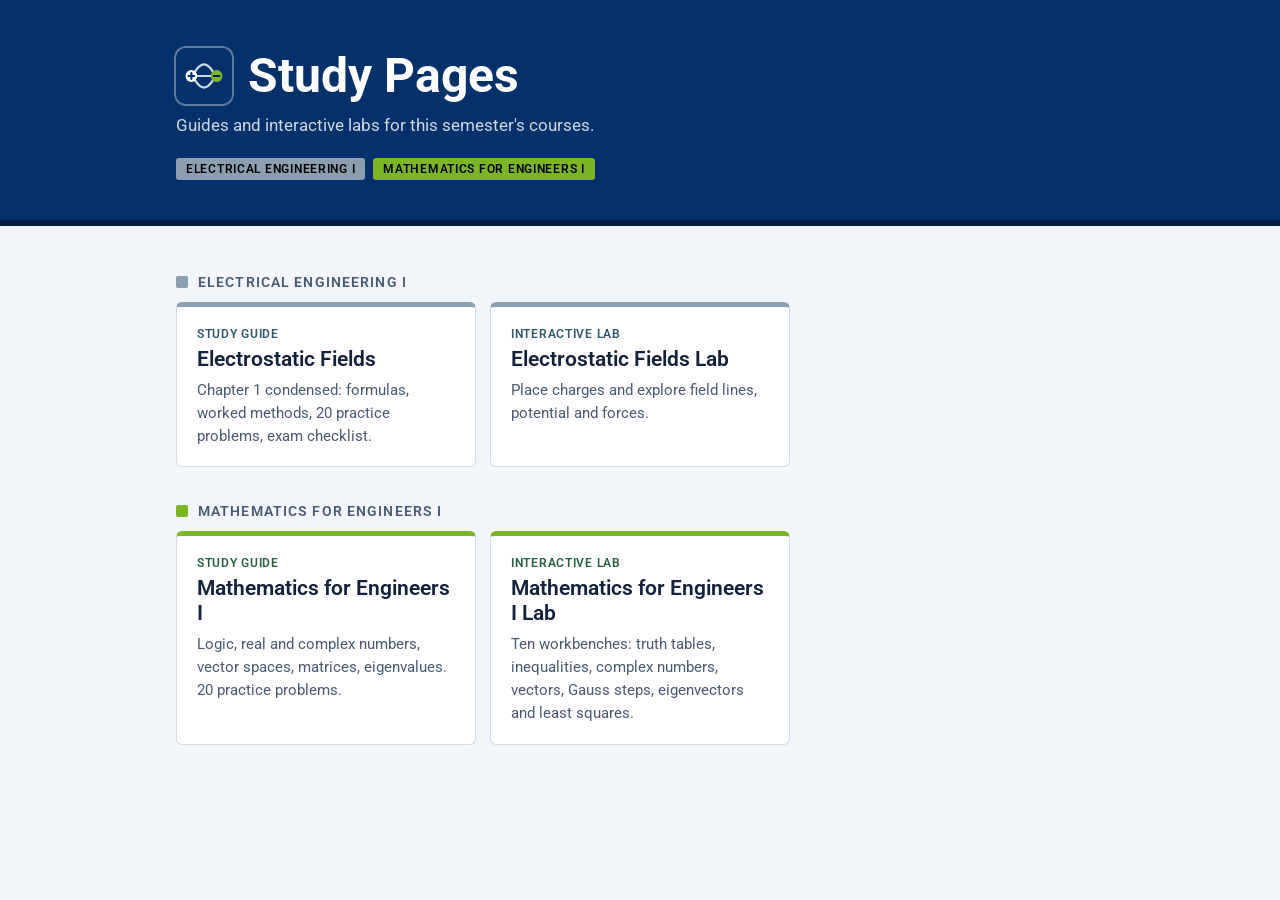
<file: index.html>
<!doctype html>
<html lang="en">
  <head>
    <meta charset="utf-8" />
    <meta name="viewport" content="width=device-width, initial-scale=1" />
    <title>Study Pages</title>
    <link
      rel="icon"
      href="data:image/svg+xml,%3Csvg xmlns='http://www.w3.org/2000/svg' viewBox='0 0 40 40' width='40' height='40'%3E%3Crect width='40' height='40' rx='8' fill='%2304316A'/%3E%3Cg fill='none' stroke='%23CED9E7' stroke-width='1.6' stroke-linecap='round'%3E%3Cpath d='M13 20 H27'/%3E%3Cpath d='M13.5 17 C18 10 22 10 26.5 17'/%3E%3Cpath d='M13.5 23 C18 30 22 30 26.5 23'/%3E%3C/g%3E%3Ccircle cx='11' cy='20' r='4.2' fill='%23fff'/%3E%3Ccircle cx='29' cy='20' r='4.2' fill='%237BB725'/%3E%3Cpath d='M9 20h4M11 18v4' stroke='%2304316A' stroke-width='1.6' stroke-linecap='round'/%3E%3Cpath d='M27 20h4' stroke='%23041E42' stroke-width='1.6' stroke-linecap='round'/%3E%3C/svg%3E"
    />
    <link rel="preconnect" href="https://fonts.googleapis.com" />
    <link rel="preconnect" href="https://fonts.gstatic.com" crossorigin />
    <link
      href="https://fonts.googleapis.com/css2?family=Roboto:ital,wght@0,400;0,500;0,700;1,400&family=Roboto+Mono:wght@400;500&display=swap"
      rel="stylesheet"
    />
    <link rel="stylesheet" href="css/index.css" />
  </head>
  <body>
    <header>
      <div class="in">
        <div class="brand">
          <svg
            class="mark"
            viewBox="0 0 40 40"
            width="56"
            height="56"
            aria-hidden="true"
          >
            <rect width="40" height="40" rx="8" fill="#04316A" />
            <g
              fill="none"
              stroke="#CED9E7"
              stroke-width="1.6"
              stroke-linecap="round"
            >
              <path d="M13 20 H27" />
              <path d="M13.5 17 C18 10 22 10 26.5 17" />
              <path d="M13.5 23 C18 30 22 30 26.5 23" />
            </g>
            <circle cx="11" cy="20" r="4.2" fill="#fff" />
            <circle cx="29" cy="20" r="4.2" fill="#7BB725" />
            <path
              d="M9 20h4M11 18v4"
              stroke="#04316A"
              stroke-width="1.6"
              stroke-linecap="round"
            />
            <path
              d="M27 20h4"
              stroke="#041E42"
              stroke-width="1.6"
              stroke-linecap="round"
            />
          </svg>
          <h1>Study Pages</h1>
        </div>
        <p class="sub">
          Guides and interactive labs for this semester's courses.
        </p>
        <div class="chips">
          <span class="chip tf">Electrical Engineering I</span
          ><span class="chip nat">Mathematics for Engineers I</span>
        </div>
      </div>
    </header>
    <div class="wrap">
      <h2 class="tf">Electrical Engineering I</h2>
      <div class="grid">
        <a class="card tf" href="ee1-electrostatics-guide.html">
          <span class="tag">Study guide</span>
          <span class="name">Electrostatic Fields</span>
          <span class="desc"
            >Chapter 1 condensed: formulas, worked methods, 20 practice
            problems, exam checklist.</span
          >
        </a>
        <a class="card tf" href="ee1-electrostatics-lab.html">
          <span class="tag">Interactive lab</span>
          <span class="name">Electrostatic Fields Lab</span>
          <span class="desc"
            >Place charges and explore field lines, potential and forces.</span
          >
        </a>
      </div>

      <h2 class="nat">Mathematics for Engineers I</h2>
      <div class="grid">
        <a class="card nat" href="math1-guide.html">
          <span class="tag">Study guide</span>
          <span class="name">Mathematics for Engineers I</span>
          <span class="desc"
            >Logic, real and complex numbers, vector spaces, matrices,
            eigenvalues. 20 practice problems.</span
          >
        </a>
        <a class="card nat" href="math1-lab.html">
          <span class="tag">Interactive lab</span>
          <span class="name">Mathematics for Engineers I Lab</span>
          <span class="desc"
            >Ten workbenches: truth tables, inequalities, complex numbers,
            vectors, Gauss steps, eigenvectors and least squares.</span
          >
        </a>
      </div>
    </div>
  </body>
</html>
</file>
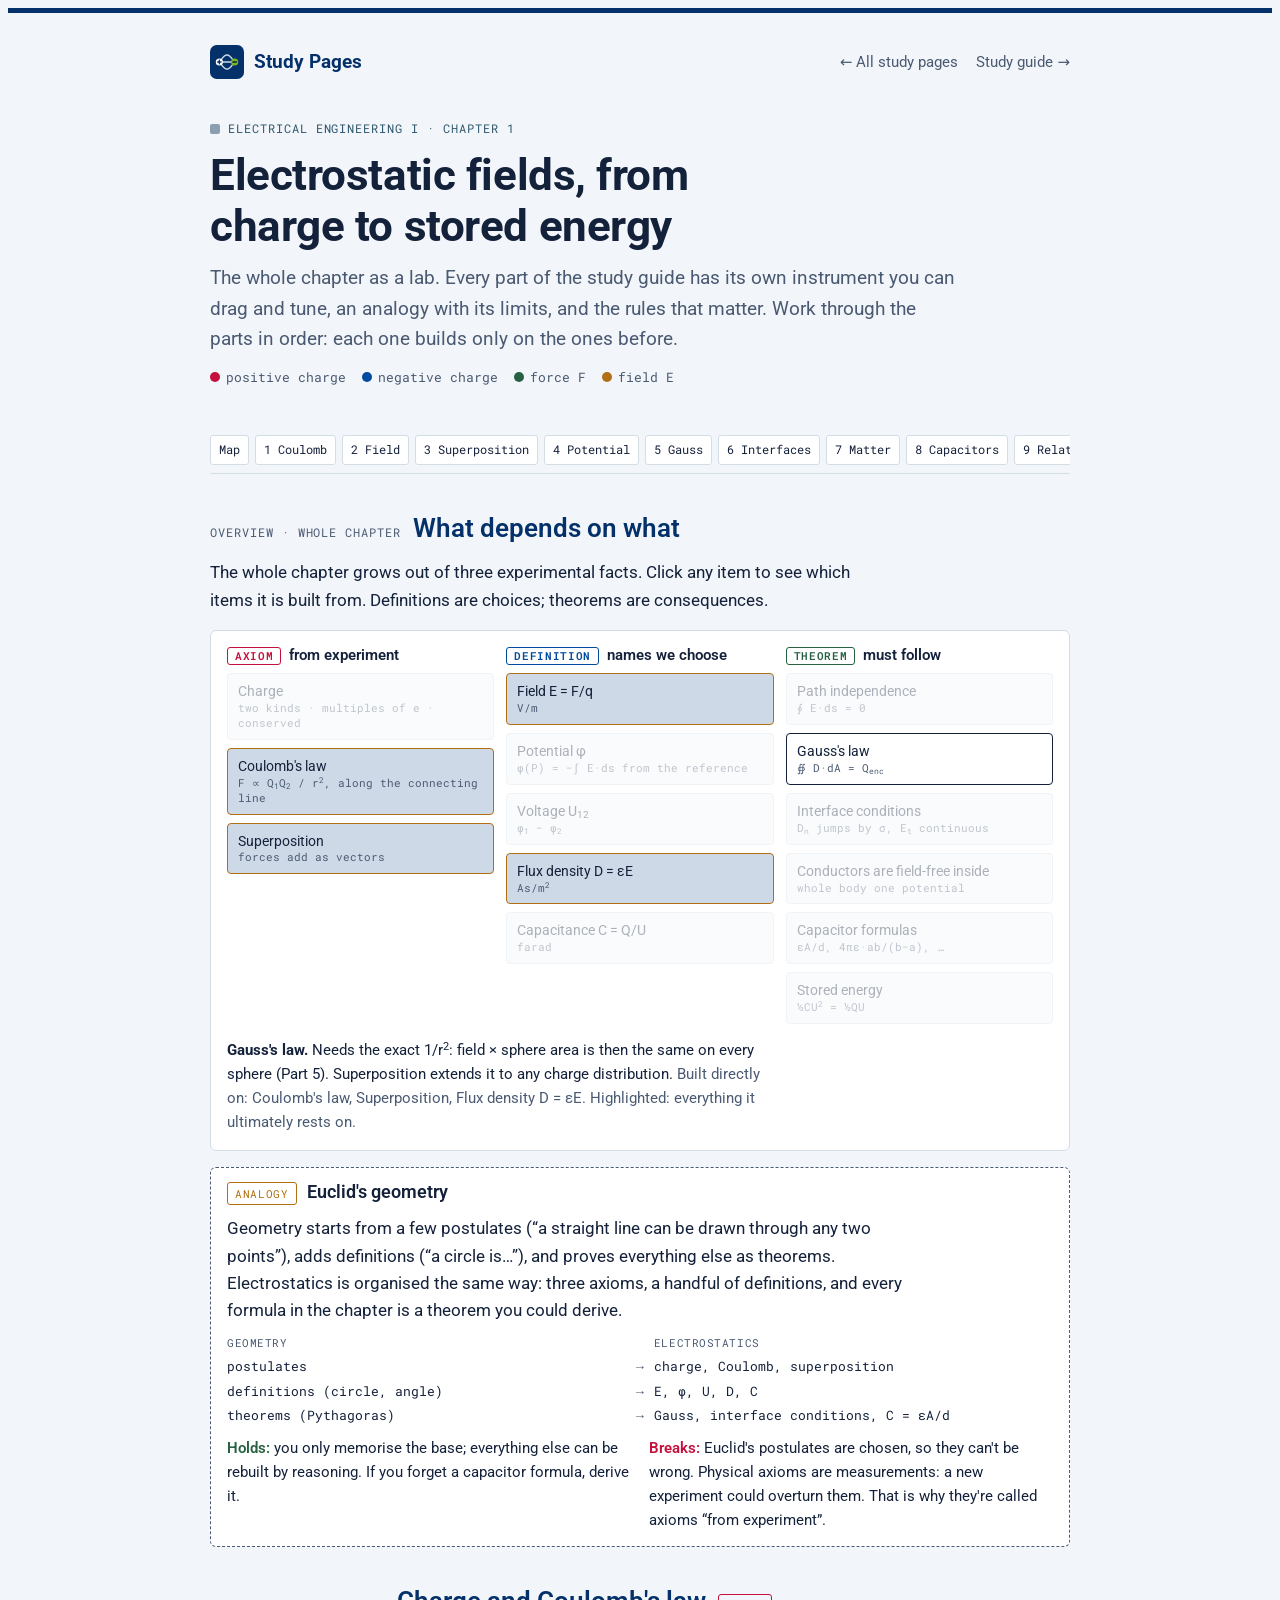
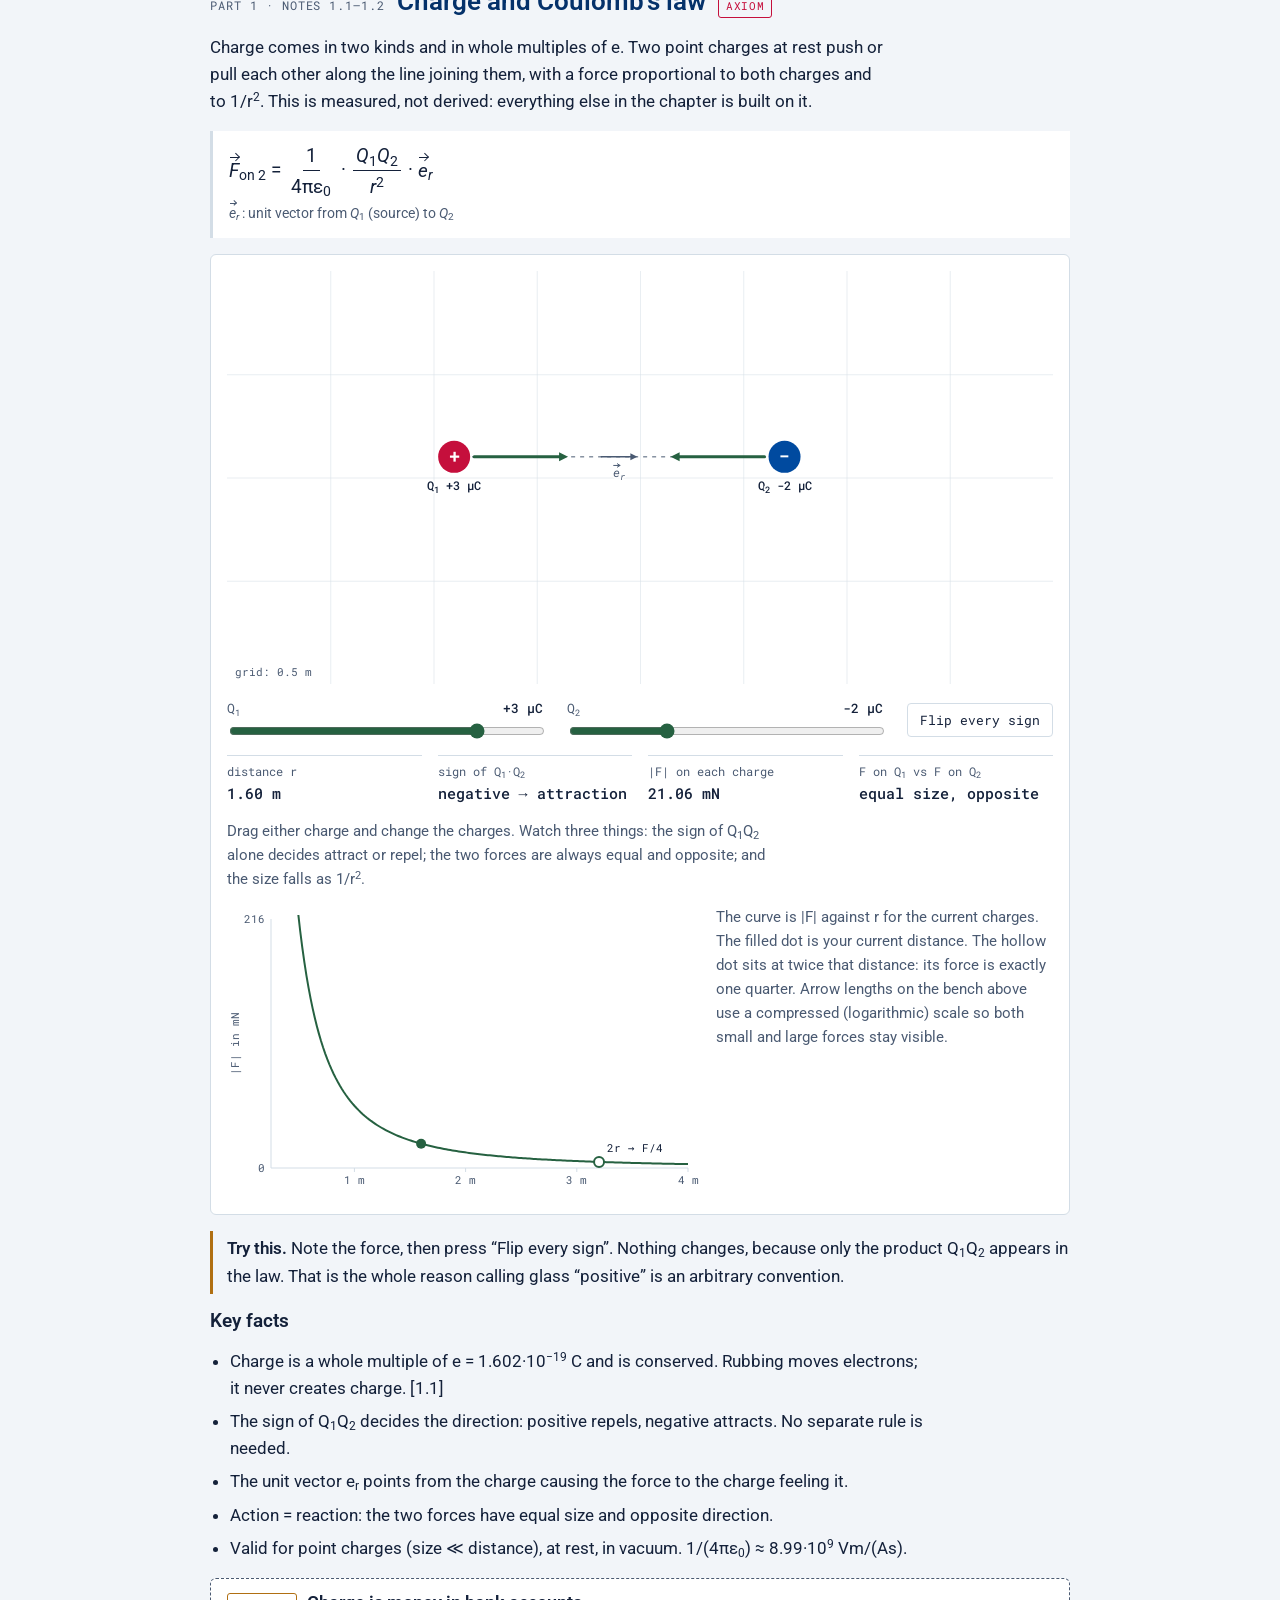
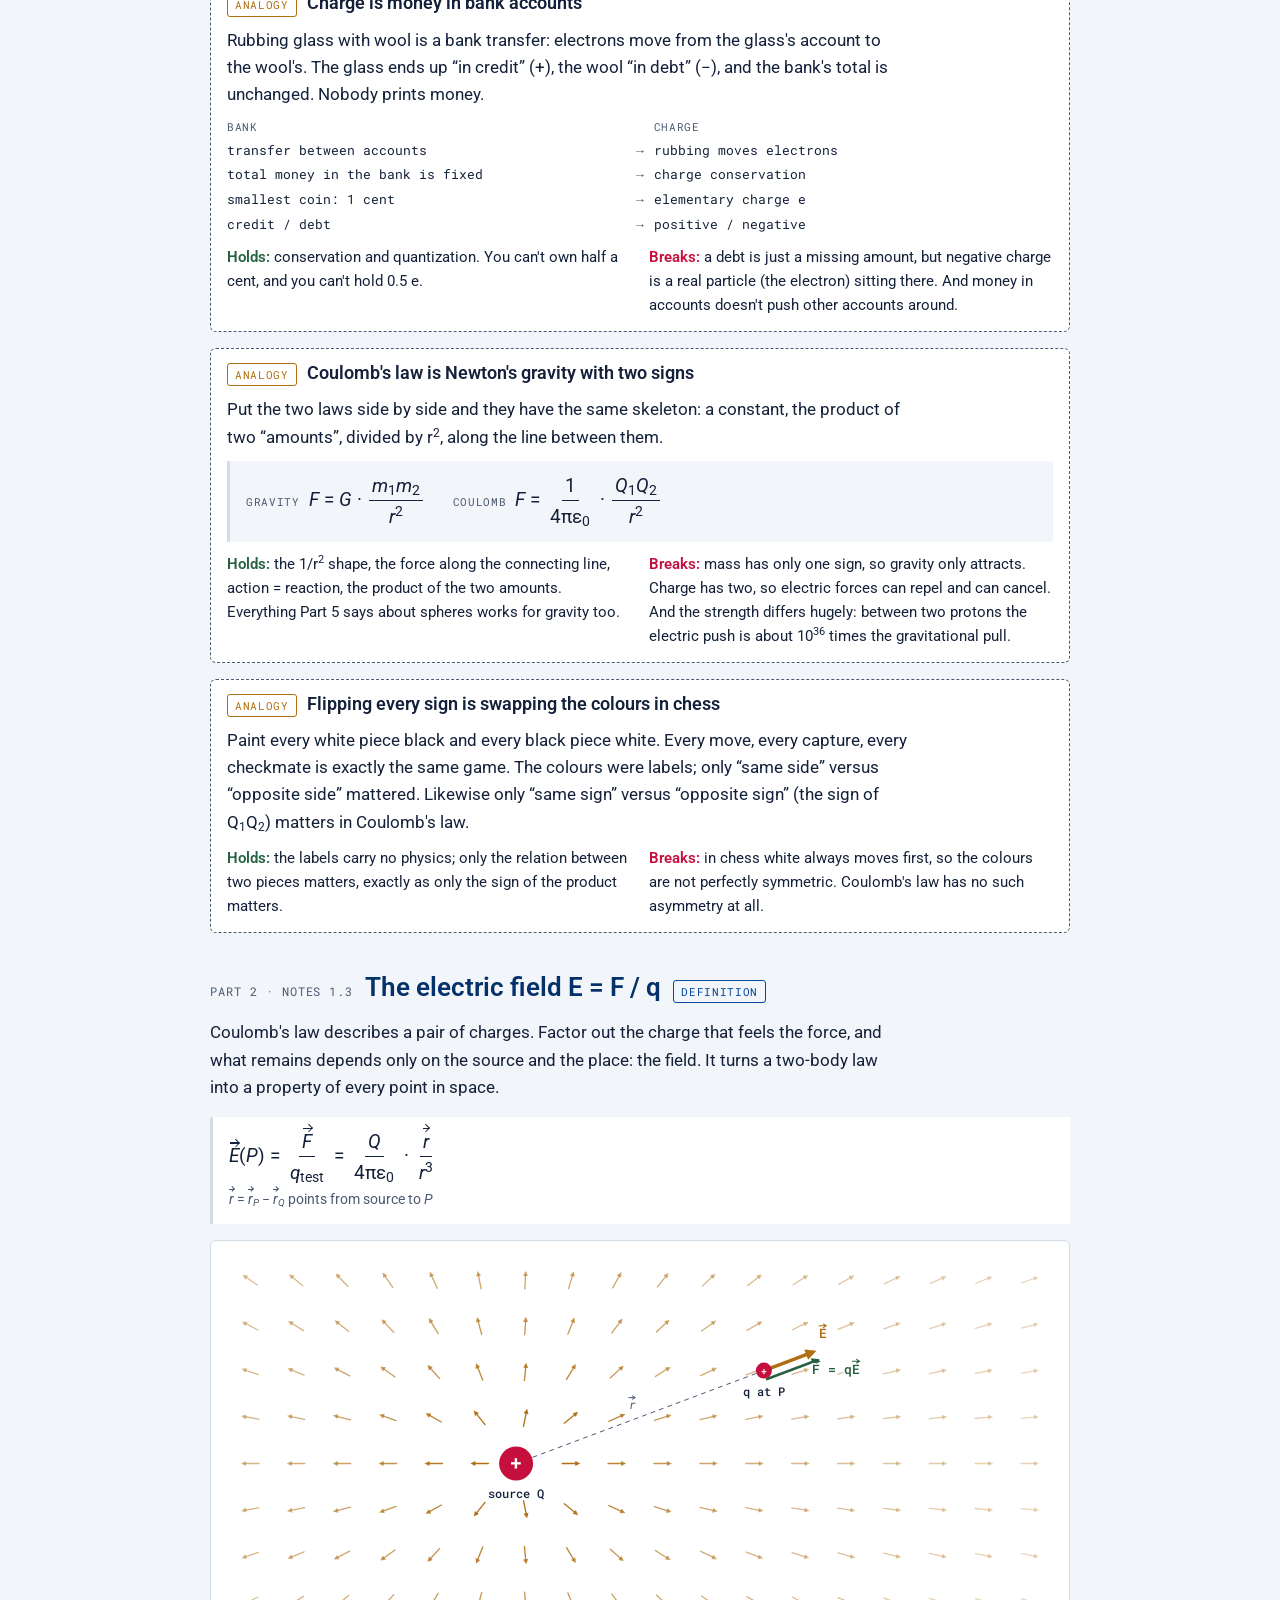
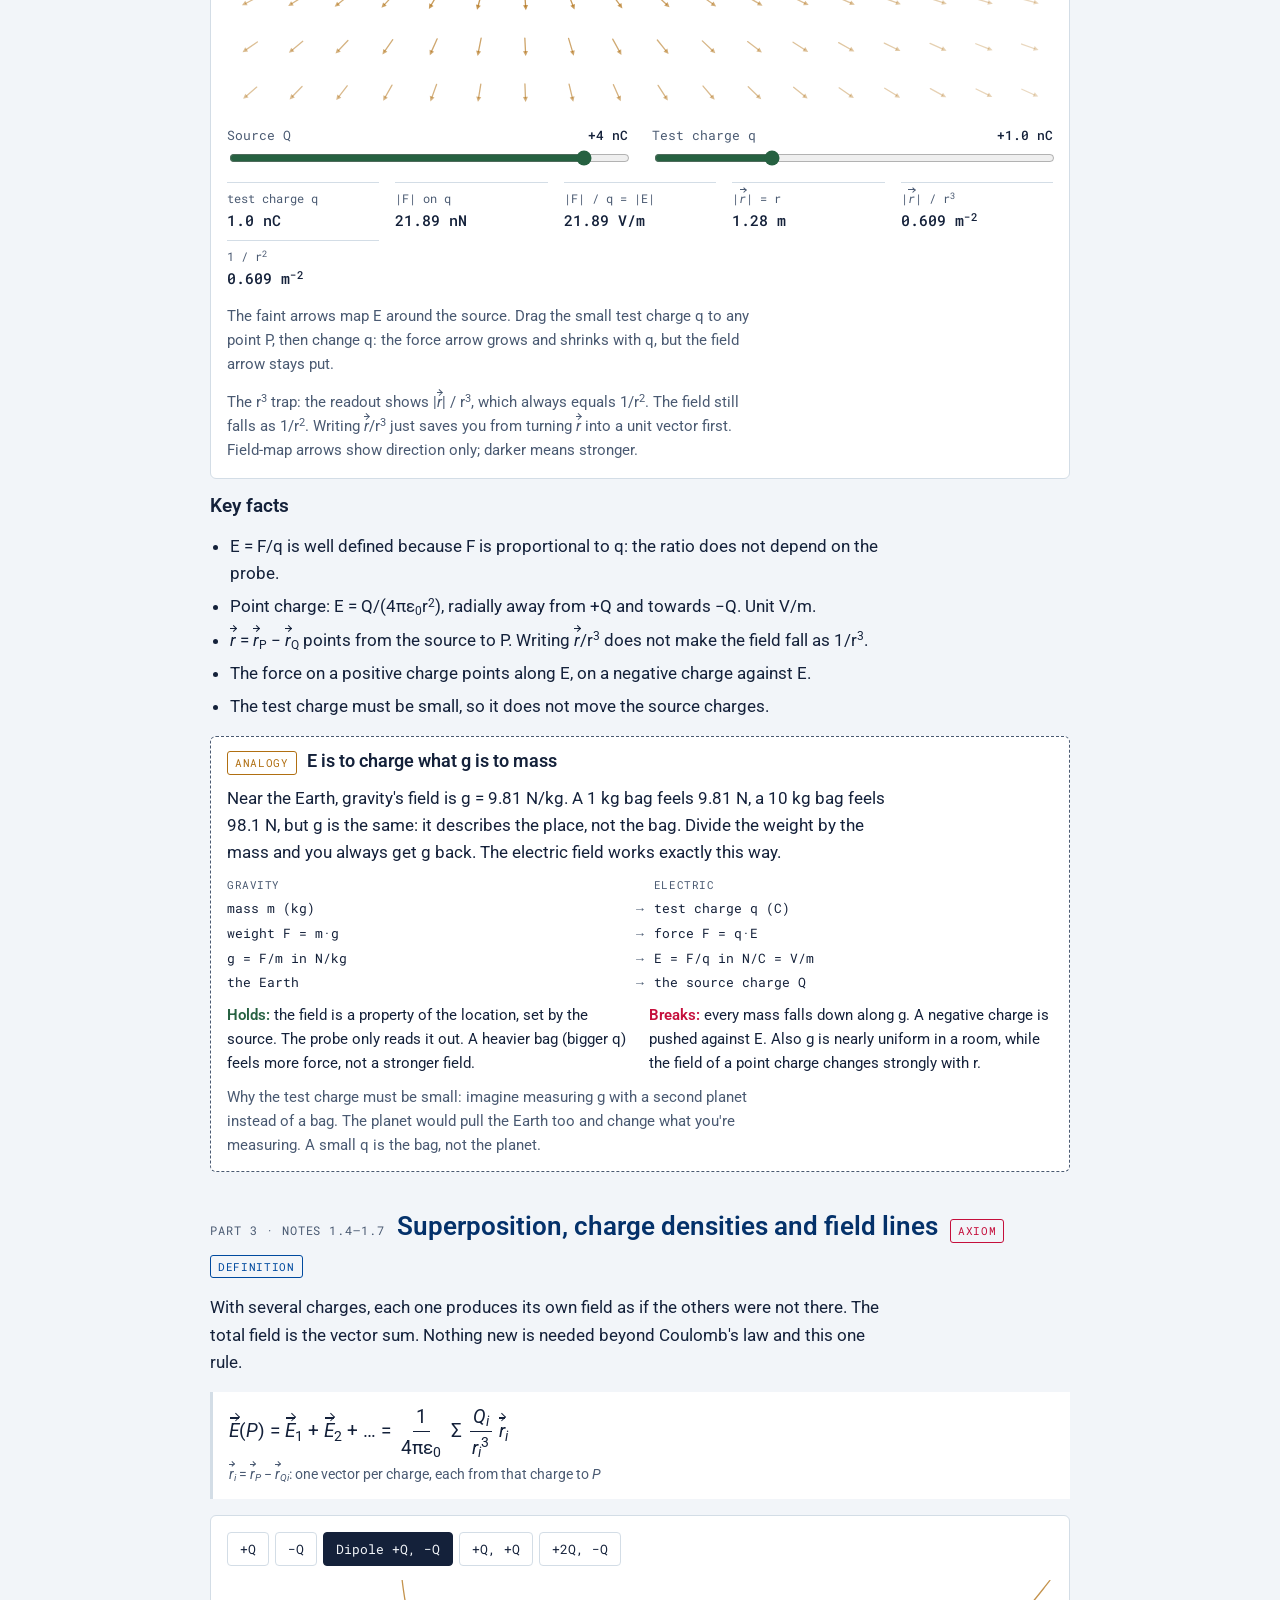
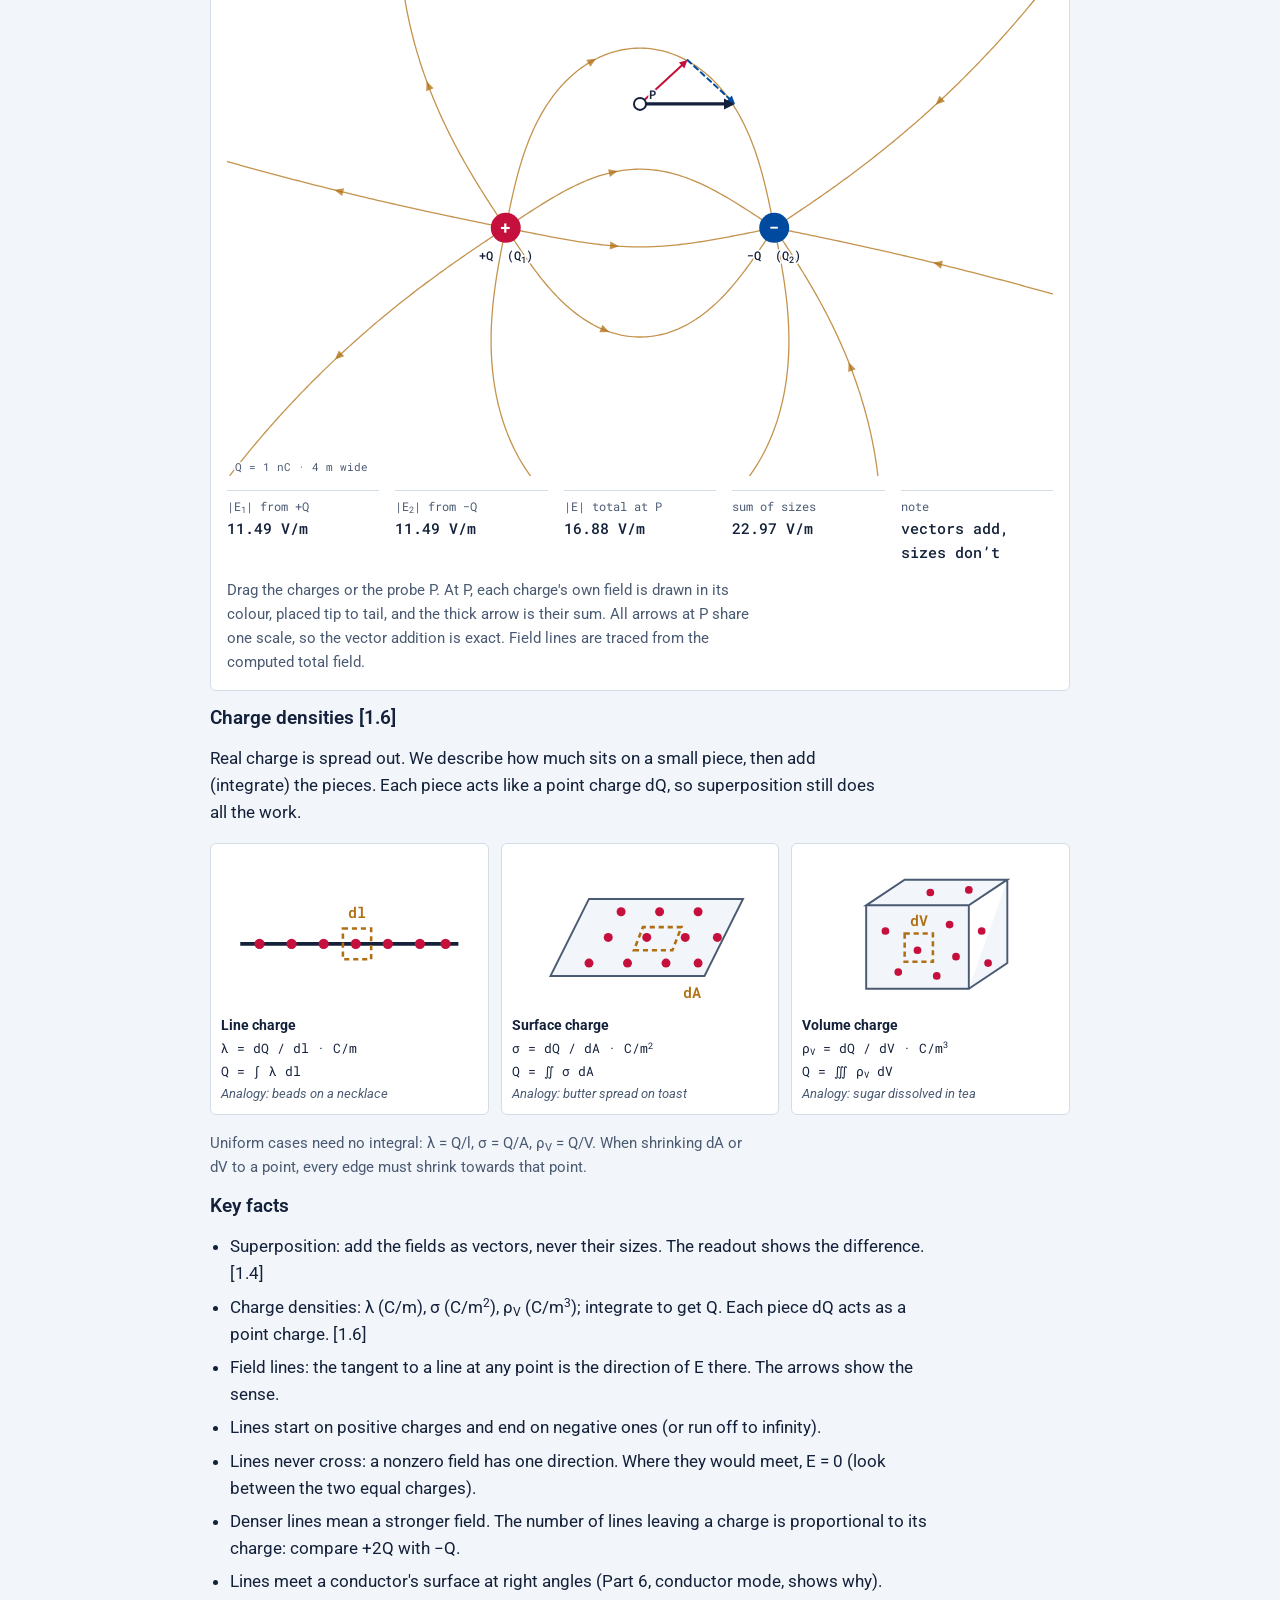
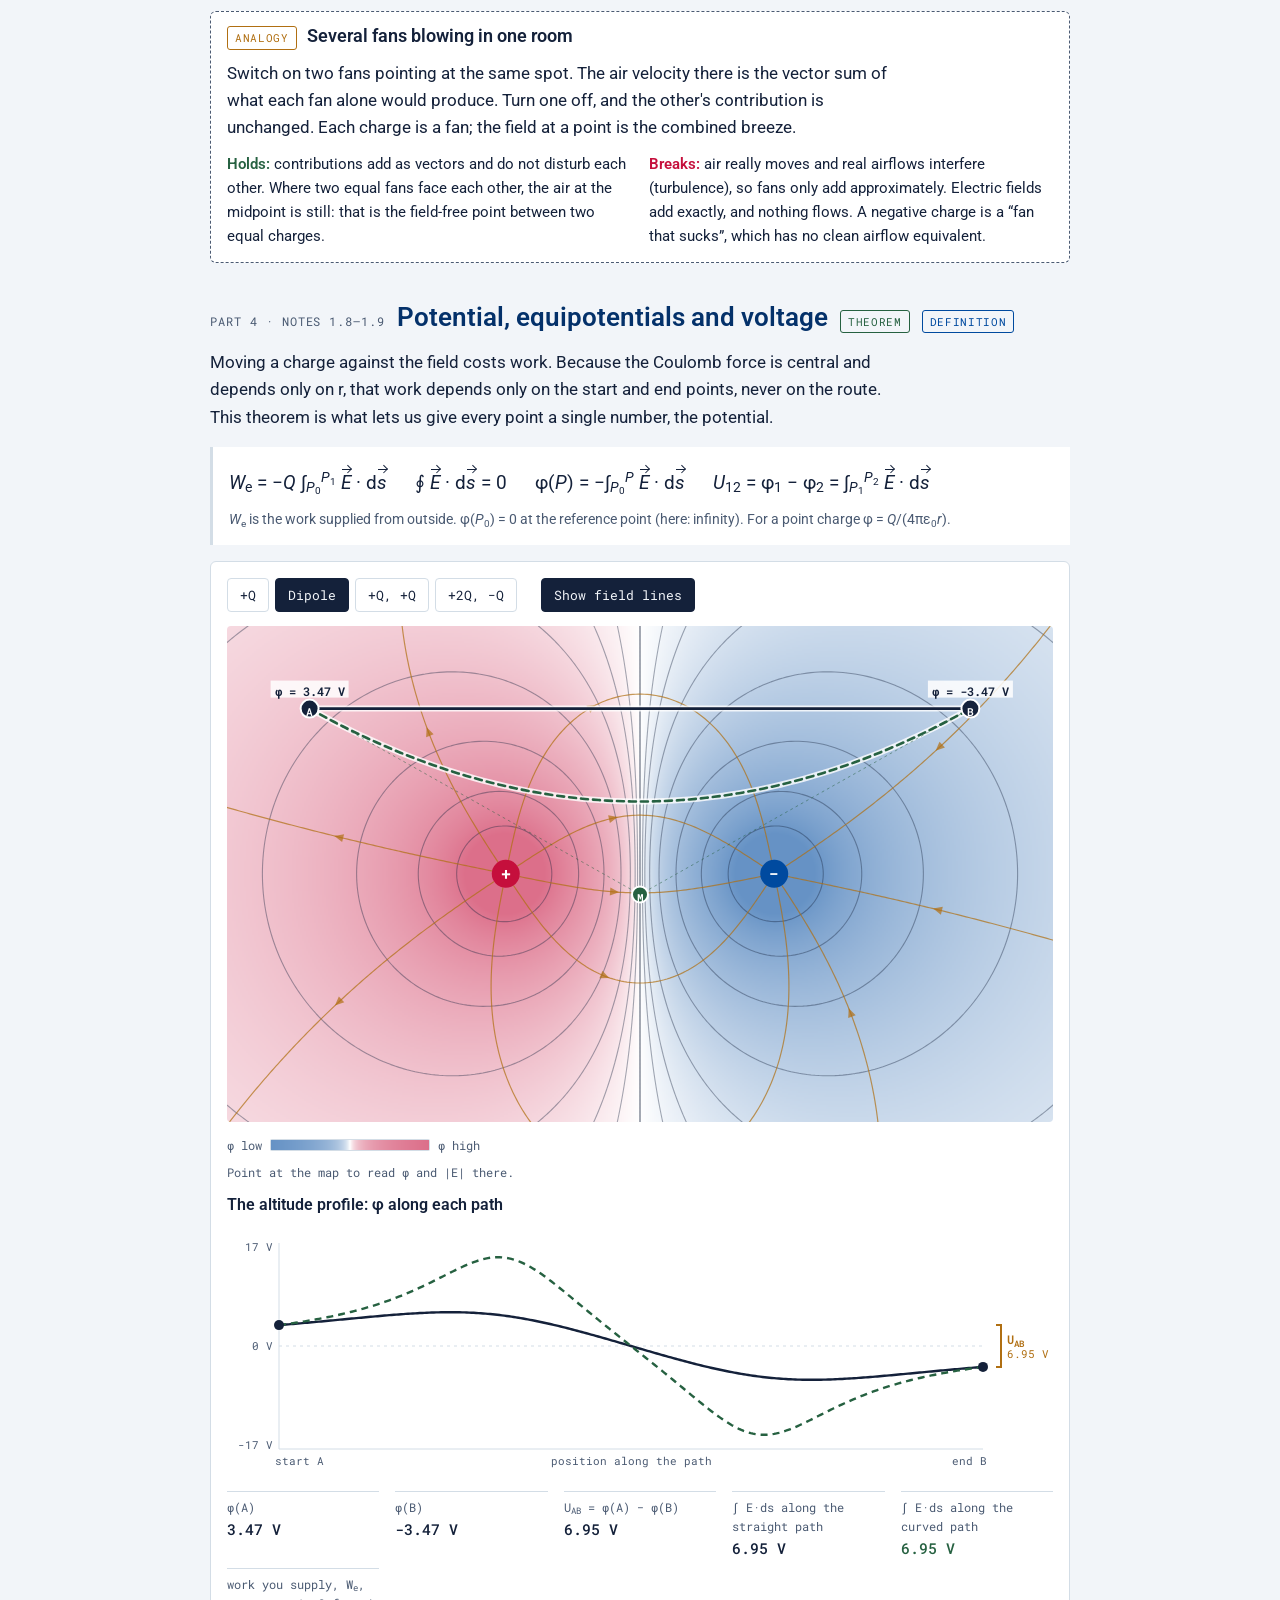
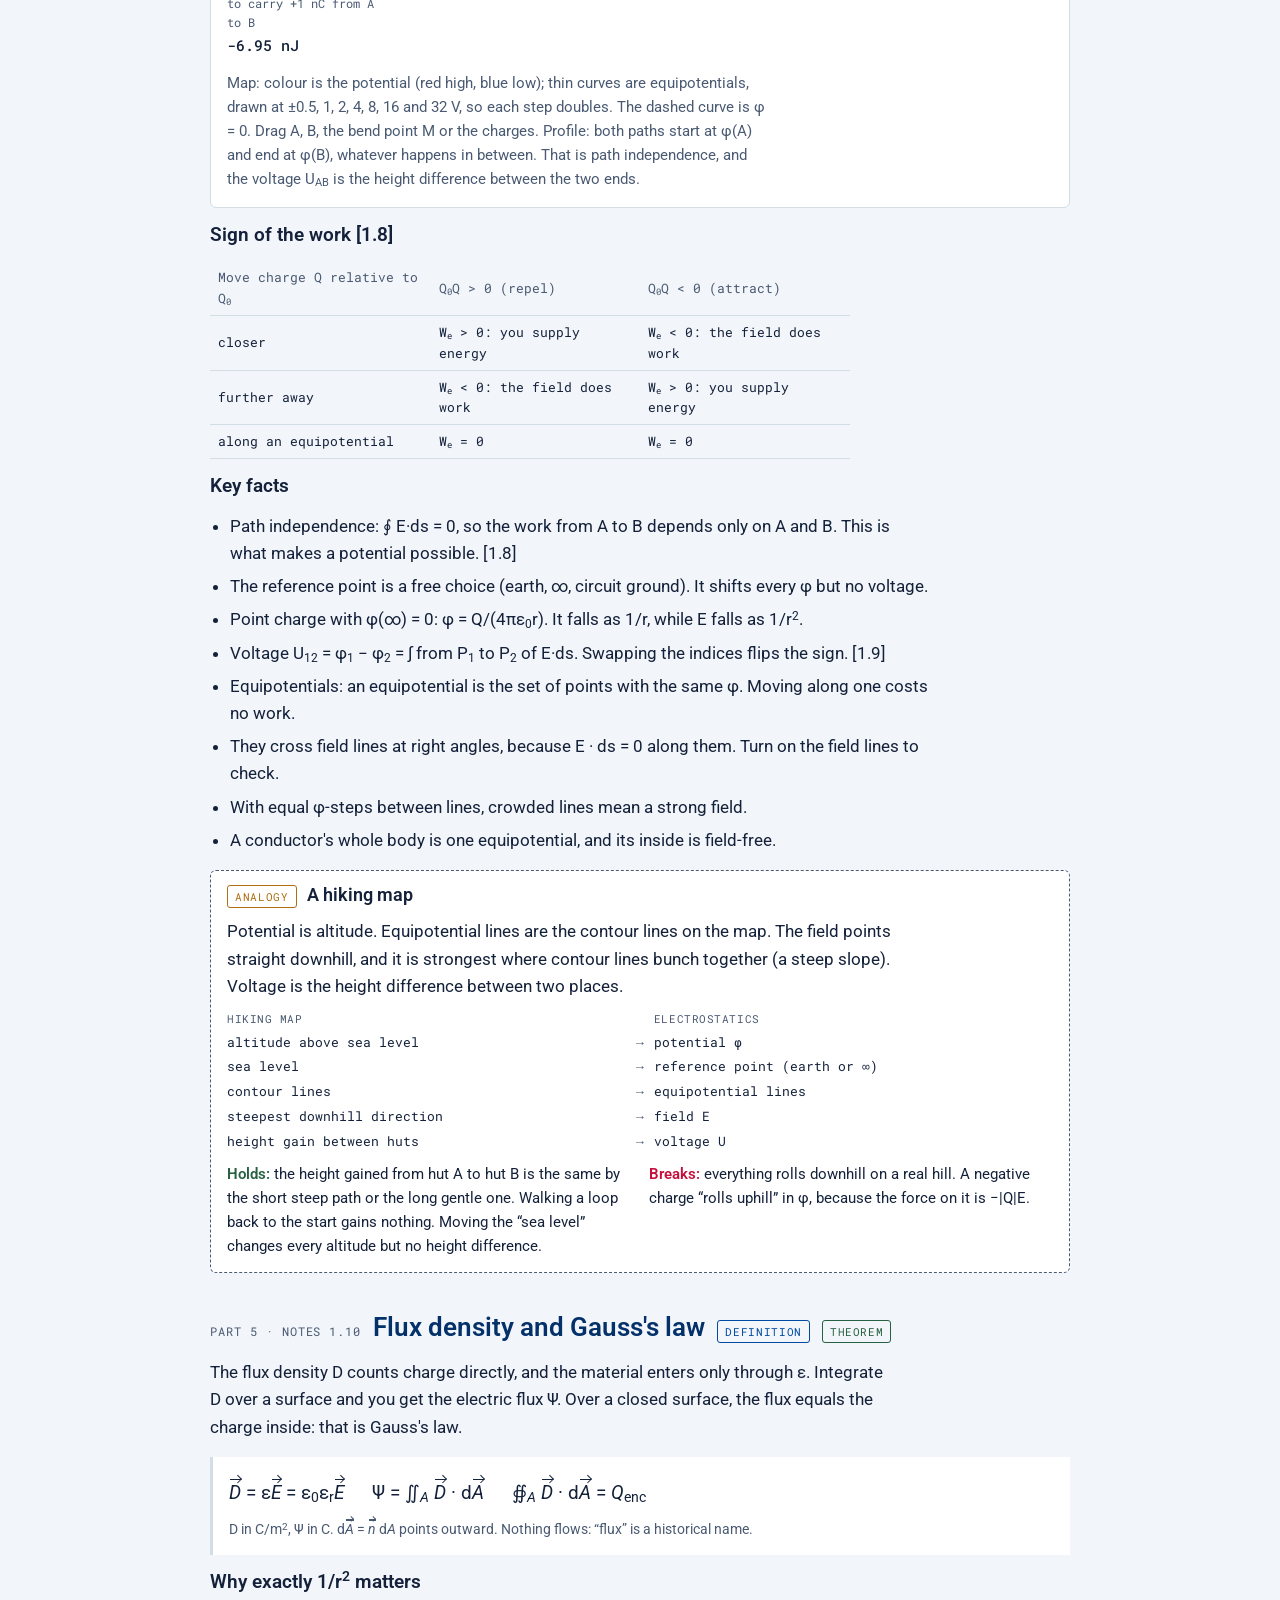
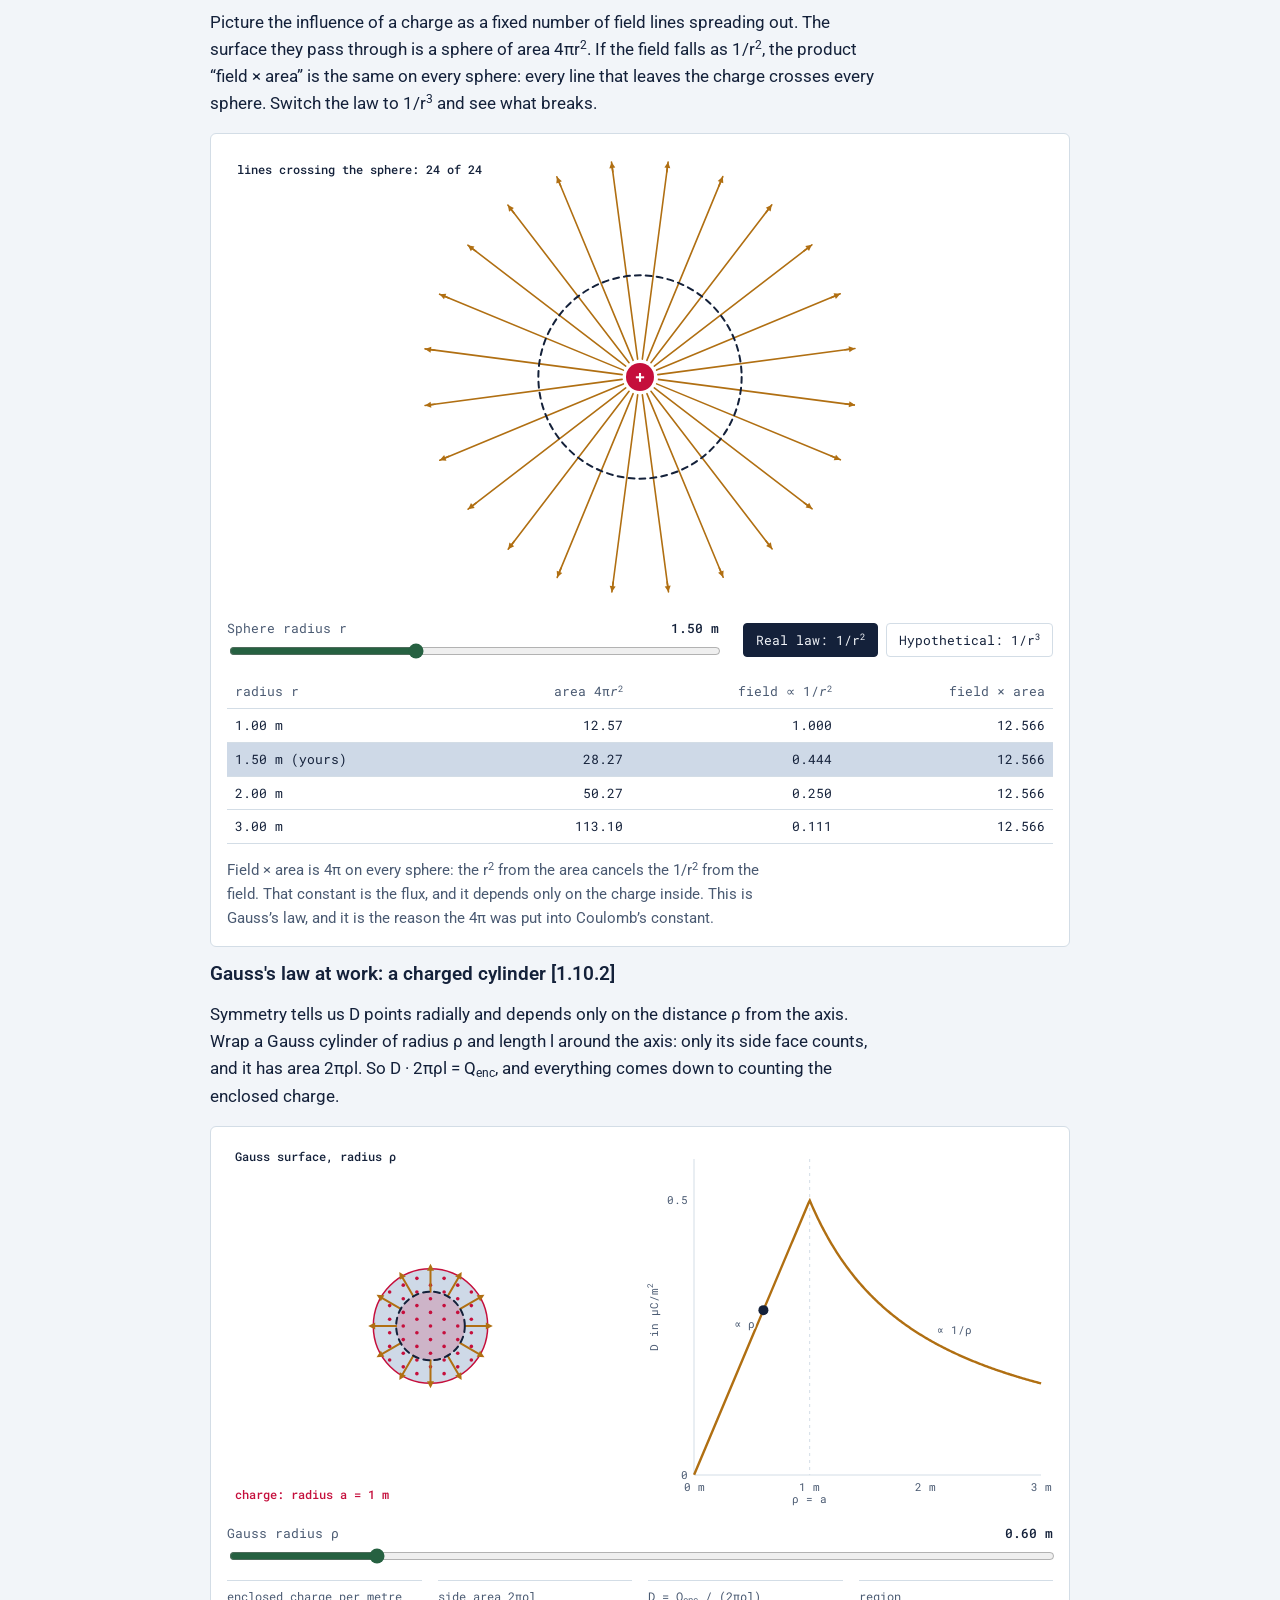
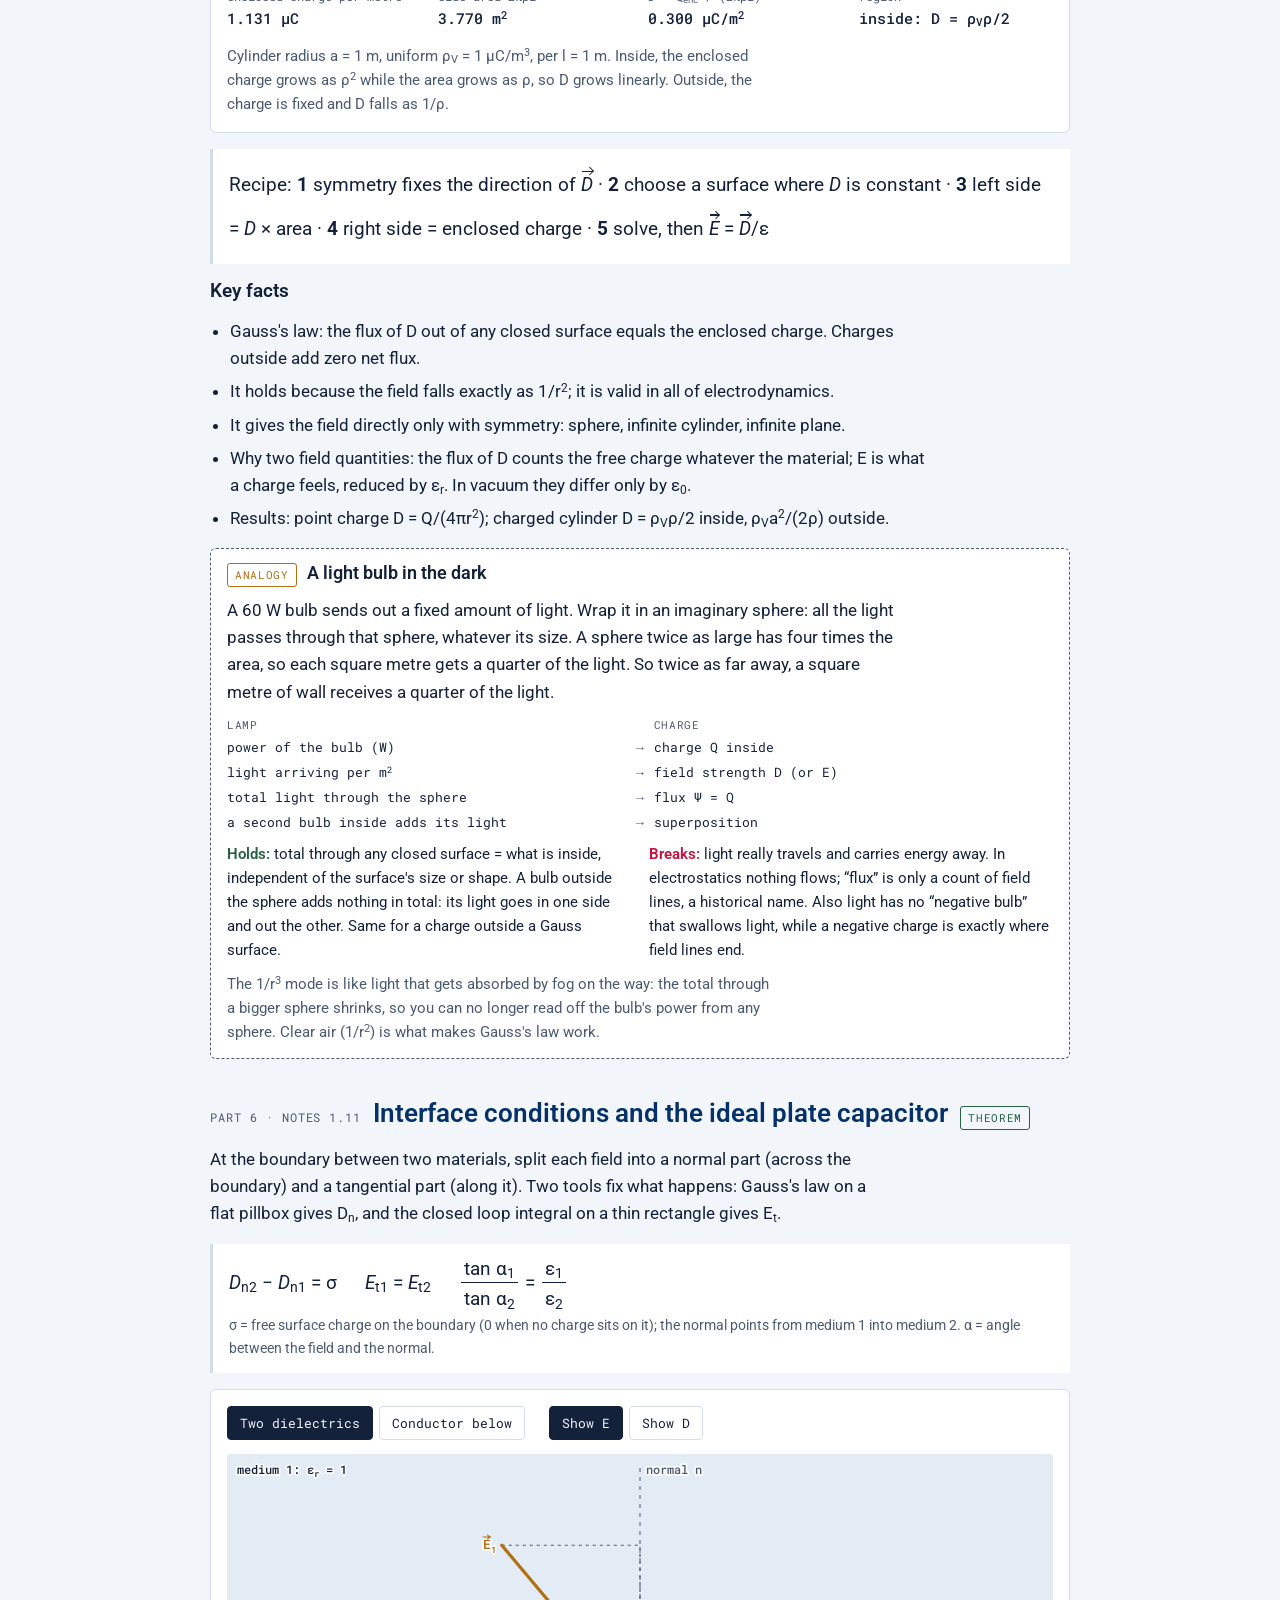
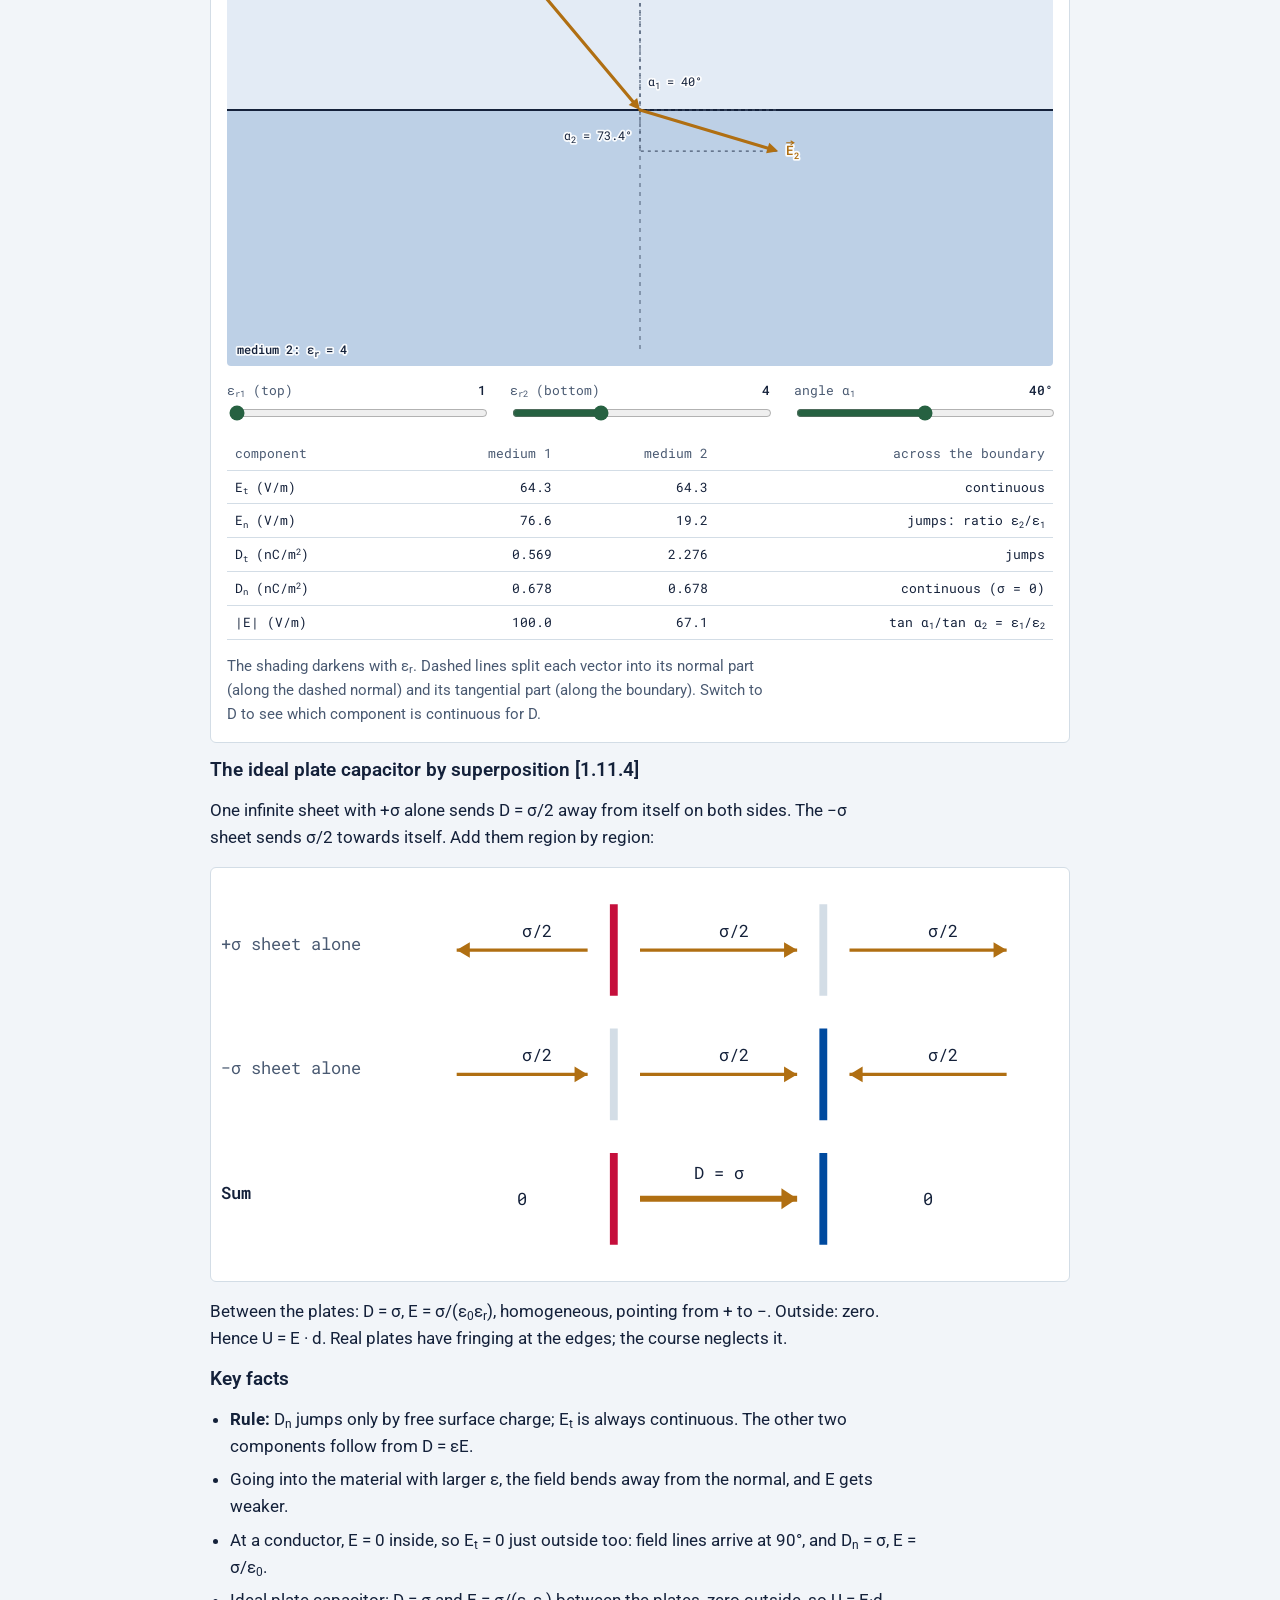
<file: ee1-electrostatics-lab.html>
<!doctype html>
<html lang="en">
  <head>
    <meta charset="utf-8" />
    <meta
      name="viewport"
      content="width=device-width, initial-scale=1, viewport-fit=cover"
    />
    <title>Electrostatic Fields Lab</title>
    <link
      rel="icon"
      href="data:image/svg+xml,%3Csvg xmlns='http://www.w3.org/2000/svg' viewBox='0 0 40 40' width='40' height='40'%3E%3Crect width='40' height='40' rx='8' fill='%2304316A'/%3E%3Cg fill='none' stroke='%23CED9E7' stroke-width='1.6' stroke-linecap='round'%3E%3Cpath d='M13 20 H27'/%3E%3Cpath d='M13.5 17 C18 10 22 10 26.5 17'/%3E%3Cpath d='M13.5 23 C18 30 22 30 26.5 23'/%3E%3C/g%3E%3Ccircle cx='11' cy='20' r='4.2' fill='%23fff'/%3E%3Ccircle cx='29' cy='20' r='4.2' fill='%237BB725'/%3E%3Cpath d='M9 20h4M11 18v4' stroke='%2304316A' stroke-width='1.6' stroke-linecap='round'/%3E%3Cpath d='M27 20h4' stroke='%23041E42' stroke-width='1.6' stroke-linecap='round'/%3E%3C/svg%3E"
    />
    <link rel="preconnect" href="https://fonts.googleapis.com" />
    <link rel="preconnect" href="https://fonts.gstatic.com" crossorigin />
    <link
      rel="stylesheet"
      href="https://fonts.googleapis.com/css2?family=Roboto:ital,wght@0,400;0,500;0,700;1,400&family=Roboto+Mono:wght@400;500&display=swap"
    />
    <link rel="stylesheet" href="css/ee1-electrostatics-lab.css" />
  </head>
  <body class="tf">
    <div class="wrap">
      <nav class="sitebar" aria-label="Site">
        <a class="brand" href="./"
          ><svg
            class="mark"
            viewBox="0 0 40 40"
            width="34"
            height="34"
            aria-hidden="true"
          >
            <rect width="40" height="40" rx="8" fill="#04316A" />
            <g
              fill="none"
              stroke="#CED9E7"
              stroke-width="1.6"
              stroke-linecap="round"
            >
              <path d="M13 20 H27" />
              <path d="M13.5 17 C18 10 22 10 26.5 17" />
              <path d="M13.5 23 C18 30 22 30 26.5 23" />
            </g>
            <circle cx="11" cy="20" r="4.2" fill="#fff" />
            <circle cx="29" cy="20" r="4.2" fill="#7BB725" />
            <path
              d="M9 20h4M11 18v4"
              stroke="#04316A"
              stroke-width="1.6"
              stroke-linecap="round"
            />
            <path
              d="M27 20h4"
              stroke="#041E42"
              stroke-width="1.6"
              stroke-linecap="round"
            /></svg
          ><span>Study Pages</span></a
        >
        <span
          ><a class="home" href="./">← All study pages</a
          ><a class="home alt" href="ee1-electrostatics-guide.html"
            >Study guide →</a
          ></span
        >
      </nav>

      <header>
        <div class="eyebrow">Electrical Engineering I · Chapter 1</div>
        <h1>Electrostatic fields, from charge to stored energy</h1>
        <p class="lede">
          The whole chapter as a lab. Every part of the study guide has its own
          instrument you can drag and tune, an analogy with its limits, and the
          rules that matter. Work through the parts in order: each one builds
          only on the ones before.
        </p>
        <div class="legend">
          <span
            ><i class="dot" style="background: var(--pos)"></i>positive
            charge</span
          >
          <span
            ><i class="dot" style="background: var(--neg)"></i>negative
            charge</span
          >
          <span
            ><i class="dot" style="background: var(--force)"></i>force F</span
          >
          <span
            ><i class="dot" style="background: var(--field)"></i>field E</span
          >
        </div>
      </header>

      <nav class="toc" aria-label="Sections">
        <a href="#map">Map</a><a href="#coulomb">1 Coulomb</a
        ><a href="#field">2 Field</a><a href="#superpos">3 Superposition</a
        ><a href="#potential">4 Potential</a><a href="#gauss">5 Gauss</a
        ><a href="#interface">6 Interfaces</a><a href="#matter">7 Matter</a
        ><a href="#capacitors">8 Capacitors</a
        ><a href="#relations">9 Relations</a><a href="#checks">10 Checks</a>
      </nav>

      <!-- 1. LOGIC MAP -->
      <section class="bench" id="map">
        <div class="bench-head">
          <div class="eyebrow">Overview · Whole chapter</div>
          <h2>What depends on what</h2>
        </div>
        <p>
          The whole chapter grows out of three experimental facts. Click any
          item to see which items it is built from. Definitions are choices;
          theorems are consequences.
        </p>
        <div class="instrument">
          <div class="map" id="logicMap">
            <div class="col">
              <h3><span class="tag ax">Axiom</span> from experiment</h3>
            </div>
            <div class="col">
              <h3><span class="tag df">Definition</span> names we choose</h3>
            </div>
            <div class="col">
              <h3><span class="tag th">Theorem</span> must follow</h3>
            </div>
          </div>
          <p class="why" id="mapWhy">Select an item.</p>
        </div>
        <div class="analogy">
          <div class="an-head">
            <span class="an-tag">Analogy</span>
            <h3>Euclid's geometry</h3>
          </div>
          <p>
            Geometry starts from a few postulates (“a straight line can be drawn
            through any two points”), adds definitions (“a circle is…”), and
            proves everything else as theorems. Electrostatics is organised the
            same way: three axioms, a handful of definitions, and every formula
            in the chapter is a theorem you could derive.
          </p>
          <div class="an-map">
            <span class="h">Geometry</span><span></span
            ><span class="h">Electrostatics</span> <span>postulates</span
            ><span class="arr">→</span
            ><span>charge, Coulomb, superposition</span>
            <span>definitions (circle, angle)</span><span class="arr">→</span
            ><span>E, φ, U, D, C</span> <span>theorems (Pythagoras)</span
            ><span class="arr">→</span
            ><span>Gauss, interface conditions, C = εA/d</span>
          </div>
          <div class="an-limits">
            <p class="ok">
              <b>Holds:</b> you only memorise the base; everything else can be
              rebuilt by reasoning. If you forget a capacitor formula, derive
              it.
            </p>
            <p class="no">
              <b>Breaks:</b> Euclid's postulates are chosen, so they can't be
              wrong. Physical axioms are measurements: a new experiment could
              overturn them. That is why they're called axioms “from
              experiment”.
            </p>
          </div>
        </div>
      </section>

      <!-- 2. COULOMB LAB -->
      <section class="bench" id="coulomb">
        <div class="bench-head">
          <div class="eyebrow">Part 1 · Notes 1.1–1.2</div>
          <h2>Charge and Coulomb's law</h2>
          <span class="tag ax">Axiom</span>
        </div>
        <p>
          Charge comes in two kinds and in whole multiples of e. Two point
          charges at rest push or pull each other along the line joining them,
          with a force proportional to both charges and to 1/r<sup>2</sup>. This
          is measured, not derived: everything else in the chapter is built on
          it.
        </p>
        <div class="formula">
          <span class="vec">F</span><sub>on 2</sub> =
          <span class="frac"
            ><span>1</span><span>4πε<sub>0</sub></span></span
          >
          ·
          <span class="frac"
            ><span><i>Q</i><sub>1</sub><i>Q</i><sub>2</sub></span
            ><span><i>r</i><sup>2</sup></span></span
          >
          · <span class="vec">e</span><sub><i>r</i></sub
          ><span class="fnote"
            ><span class="vec">e</span><sub><i>r</i></sub> : unit vector from
            <i>Q</i><sub>1</sub> (source) to <i>Q</i><sub>2</sub></span
          >
        </div>
        <div class="instrument">
          <canvas
            id="cvC"
            aria-label="Two draggable point charges with force arrows"
          ></canvas>
          <div class="controls">
            <div class="ctl">
              <label for="q1"
                ><span>Q<sub>1</sub></span> <b id="q1v"></b></label
              ><input
                id="q1"
                type="range"
                min="-5"
                max="5"
                step="1"
                value="3"
              />
            </div>
            <div class="ctl">
              <label for="q2"
                ><span>Q<sub>2</sub></span> <b id="q2v"></b></label
              ><input
                id="q2"
                type="range"
                min="-5"
                max="5"
                step="1"
                value="-2"
              />
            </div>
            <button id="flip" type="button">Flip every sign</button>
          </div>
          <div class="readout" id="roC"></div>
          <p class="note">
            Drag either charge and change the charges. Watch three things: the
            sign of Q<sub>1</sub>Q<sub>2</sub> alone decides attract or repel;
            the two forces are always equal and opposite; and the size falls as
            1/r<sup>2</sup>.
          </p>
          <div class="split">
            <canvas id="cvF" aria-label="Force against distance"></canvas>
            <p class="note">
              The curve is |F| against r for the current charges. The filled dot
              is your current distance. The hollow dot sits at twice that
              distance: its force is exactly one quarter. Arrow lengths on the
              bench above use a compressed (logarithmic) scale so both small and
              large forces stay visible.
            </p>
          </div>
        </div>
        <div class="insight">
          <b>Try this.</b> Note the force, then press “Flip every sign”. Nothing
          changes, because only the product Q<sub>1</sub>Q<sub>2</sub> appears
          in the law. That is the whole reason calling glass “positive” is an
          arbitrary convention.
        </div>
        <h3>Key facts</h3>
        <ul class="facts">
          <li>
            Charge is a whole multiple of e = 1.602·10<sup>−19</sup> C and is
            conserved. Rubbing moves electrons; it never creates charge. [1.1]
          </li>
          <li>
            The sign of Q<sub>1</sub>Q<sub>2</sub> decides the direction:
            positive repels, negative attracts. No separate rule is needed.
          </li>
          <li>
            The unit vector e<sub>r</sub> points from the charge causing the
            force to the charge feeling it.
          </li>
          <li>
            Action = reaction: the two forces have equal size and opposite
            direction.
          </li>
          <li>
            Valid for point charges (size ≪ distance), at rest, in vacuum.
            1/(4πε<sub>0</sub>) ≈ 8.99·10<sup>9</sup> Vm/(As).
          </li>
        </ul>
        <div class="analogy">
          <div class="an-head">
            <span class="an-tag">Analogy</span>
            <h3>Charge is money in bank accounts</h3>
          </div>
          <p>
            Rubbing glass with wool is a bank transfer: electrons move from the
            glass's account to the wool's. The glass ends up “in credit” (+),
            the wool “in debt” (−), and the bank's total is unchanged. Nobody
            prints money.
          </p>
          <div class="an-map">
            <span class="h">Bank</span><span></span
            ><span class="h">Charge</span> <span>transfer between accounts</span
            ><span class="arr">→</span><span>rubbing moves electrons</span>
            <span>total money in the bank is fixed</span
            ><span class="arr">→</span><span>charge conservation</span>
            <span>smallest coin: 1 cent</span><span class="arr">→</span
            ><span>elementary charge e</span> <span>credit / debt</span
            ><span class="arr">→</span><span>positive / negative</span>
          </div>
          <div class="an-limits">
            <p class="ok">
              <b>Holds:</b> conservation and quantization. You can't own half a
              cent, and you can't hold 0.5 e.
            </p>
            <p class="no">
              <b>Breaks:</b> a debt is just a missing amount, but negative
              charge is a real particle (the electron) sitting there. And money
              in accounts doesn't push other accounts around.
            </p>
          </div>
        </div>
        <div class="analogy">
          <div class="an-head">
            <span class="an-tag">Analogy</span>
            <h3>Coulomb's law is Newton's gravity with two signs</h3>
          </div>
          <p>
            Put the two laws side by side and they have the same skeleton: a
            constant, the product of two “amounts”, divided by r<sup>2</sup>,
            along the line between them.
          </p>
          <div class="formula" style="background: var(--bg)">
            <span class="flabel">Gravity</span> <i>F</i> = <i>G</i> ·
            <span class="frac"
              ><span><i>m</i><sub>1</sub><i>m</i><sub>2</sub></span
              ><span><i>r</i><sup>2</sup></span></span
            ><span class="fgap"></span><span class="flabel">Coulomb</span>
            <i>F</i> =
            <span class="frac"
              ><span>1</span><span>4πε<sub>0</sub></span></span
            >
            ·
            <span class="frac"
              ><span><i>Q</i><sub>1</sub><i>Q</i><sub>2</sub></span
              ><span><i>r</i><sup>2</sup></span></span
            >
          </div>
          <div class="an-limits">
            <p class="ok">
              <b>Holds:</b> the 1/r<sup>2</sup> shape, the force along the
              connecting line, action = reaction, the product of the two
              amounts. Everything Part 5 says about spheres works for gravity
              too.
            </p>
            <p class="no">
              <b>Breaks:</b> mass has only one sign, so gravity only attracts.
              Charge has two, so electric forces can repel and can cancel. And
              the strength differs hugely: between two protons the electric push
              is about 10<sup>36</sup> times the gravitational pull.
            </p>
          </div>
        </div>
        <div class="analogy">
          <div class="an-head">
            <span class="an-tag">Analogy</span>
            <h3>Flipping every sign is swapping the colours in chess</h3>
          </div>
          <p>
            Paint every white piece black and every black piece white. Every
            move, every capture, every checkmate is exactly the same game. The
            colours were labels; only “same side” versus “opposite side”
            mattered. Likewise only “same sign” versus “opposite sign” (the sign
            of Q<sub>1</sub>Q<sub>2</sub>) matters in Coulomb's law.
          </p>
          <div class="an-limits">
            <p class="ok">
              <b>Holds:</b> the labels carry no physics; only the relation
              between two pieces matters, exactly as only the sign of the
              product matters.
            </p>
            <p class="no">
              <b>Breaks:</b> in chess white always moves first, so the colours
              are not perfectly symmetric. Coulomb's law has no such asymmetry
              at all.
            </p>
          </div>
        </div>
      </section>

      <!-- 4. FIELD -->
      <section class="bench" id="field">
        <div class="bench-head">
          <div class="eyebrow">Part 2 · Notes 1.3</div>
          <h2>The electric field E = F / q</h2>
          <span class="tag df">Definition</span>
        </div>
        <p>
          Coulomb's law describes a pair of charges. Factor out the charge that
          feels the force, and what remains depends only on the source and the
          place: the field. It turns a two-body law into a property of every
          point in space.
        </p>
        <div class="formula">
          <span class="vec">E</span>(<i>P</i>) =
          <span class="frac"
            ><span><span class="vec">F</span></span
            ><span><i>q</i><sub>test</sub></span></span
          >
          =
          <span class="frac"
            ><span><i>Q</i></span
            ><span>4πε<sub>0</sub></span></span
          >
          ·
          <span class="frac"
            ><span><span class="vec">r</span></span
            ><span><i>r</i><sup>3</sup></span></span
          ><span class="fnote"
            ><span class="vec">r</span> = <span class="vec">r</span
            ><sub><i>P</i></sub> − <span class="vec">r</span
            ><sub><i>Q</i></sub> points from source to <i>P</i></span
          >
        </div>
        <div class="instrument">
          <canvas
            id="cvE"
            aria-label="Field map around a source charge with a draggable test charge"
          ></canvas>
          <div class="controls">
            <div class="ctl">
              <label for="qs">Source Q <b id="qsv"></b></label
              ><input
                id="qs"
                type="range"
                min="-5"
                max="5"
                step="1"
                value="4"
              />
            </div>
            <div class="ctl">
              <label for="qt">Test charge q <b id="qtv"></b></label
              ><input
                id="qt"
                type="range"
                min="0.2"
                max="3"
                step="0.1"
                value="1"
              />
            </div>
          </div>
          <div class="readout" id="roE"></div>
          <p class="note">
            The faint arrows map E around the source. Drag the small test charge
            q to any point P, then change q: the force arrow grows and shrinks
            with q, but the field arrow stays put.
          </p>
          <p class="note">
            The r<sup>3</sup> trap: the readout shows |<span class="vec">r</span
            >| / r<sup>3</sup>, which always equals 1/r<sup>2</sup>. The field
            still falls as 1/r<sup>2</sup>. Writing
            <span class="vec">r</span>/r<sup>3</sup> just saves you from turning
            <span class="vec">r</span> into a unit vector first. Field-map
            arrows show direction only; darker means stronger.
          </p>
        </div>
        <h3>Key facts</h3>
        <ul class="facts">
          <li>
            E = F/q is well defined because F is proportional to q: the ratio
            does not depend on the probe.
          </li>
          <li>
            Point charge: E = Q/(4πε<sub>0</sub>r<sup>2</sup>), radially away
            from +Q and towards −Q. Unit V/m.
          </li>
          <li>
            <span class="vec">r</span> = <span class="vec">r</span
            ><sub>P</sub> − <span class="vec">r</span><sub>Q</sub> points from
            the source to P. Writing <span class="vec">r</span>/r<sup>3</sup>
            does not make the field fall as 1/r<sup>3</sup>.
          </li>
          <li>
            The force on a positive charge points along E, on a negative charge
            against E.
          </li>
          <li>
            The test charge must be small, so it does not move the source
            charges.
          </li>
        </ul>
        <div class="analogy">
          <div class="an-head">
            <span class="an-tag">Analogy</span>
            <h3>E is to charge what g is to mass</h3>
          </div>
          <p>
            Near the Earth, gravity's field is g = 9.81 N/kg. A 1 kg bag feels
            9.81 N, a 10 kg bag feels 98.1 N, but g is the same: it describes
            the place, not the bag. Divide the weight by the mass and you always
            get g back. The electric field works exactly this way.
          </p>
          <div class="an-map">
            <span class="h">Gravity</span><span></span
            ><span class="h">Electric</span> <span>mass m (kg)</span
            ><span class="arr">→</span><span>test charge q (C)</span>
            <span>weight F = m·g</span><span class="arr">→</span
            ><span>force F = q·E</span> <span>g = F/m in N/kg</span
            ><span class="arr">→</span><span>E = F/q in N/C = V/m</span>
            <span>the Earth</span><span class="arr">→</span
            ><span>the source charge Q</span>
          </div>
          <div class="an-limits">
            <p class="ok">
              <b>Holds:</b> the field is a property of the location, set by the
              source. The probe only reads it out. A heavier bag (bigger q)
              feels more force, not a stronger field.
            </p>
            <p class="no">
              <b>Breaks:</b> every mass falls down along g. A negative charge is
              pushed against E. Also g is nearly uniform in a room, while the
              field of a point charge changes strongly with r.
            </p>
          </div>
          <p class="note">
            Why the test charge must be small: imagine measuring g with a second
            planet instead of a bag. The planet would pull the Earth too and
            change what you're measuring. A small q is the bag, not the planet.
          </p>
        </div>
      </section>

      <!-- 3. SUPERPOSITION, DENSITIES, FIELD LINES -->
      <section class="bench" id="superpos">
        <div class="bench-head">
          <div class="eyebrow">Part 3 · Notes 1.4–1.7</div>
          <h2>Superposition, charge densities and field lines</h2>
          <span class="tag ax">Axiom</span
          ><span class="tag df">Definition</span>
        </div>
        <p>
          With several charges, each one produces its own field as if the others
          were not there. The total field is the vector sum. Nothing new is
          needed beyond Coulomb's law and this one rule.
        </p>
        <div class="formula">
          <span class="vec">E</span>(<i>P</i>) = <span class="vec">E</span
          ><sub>1</sub> + <span class="vec">E</span><sub>2</sub> + … =
          <span class="frac"
            ><span>1</span><span>4πε<sub>0</sub></span></span
          >
          Σ
          <span class="frac"
            ><span
              ><i>Q<sub>i</sub></i></span
            ><span
              ><i>r<sub>i</sub></i
              ><sup>3</sup></span
            ></span
          >
          <span class="vec">r</span><sub><i>i</i></sub
          ><span class="fnote"
            ><span class="vec">r</span><sub><i>i</i></sub> =
            <span class="vec">r</span><sub><i>P</i></sub> −
            <span class="vec">r</span><sub><i>Qi</i></sub
            >: one vector per charge, each from that charge to <i>P</i></span
          >
        </div>

        <div class="instrument">
          <div class="controls">
            <div
              class="seg"
              role="group"
              aria-label="Charge arrangement"
              id="presetL"
            >
              <button type="button" data-p="single" aria-pressed="false">
                +Q
              </button>
              <button type="button" data-p="neg" aria-pressed="false">
                −Q
              </button>
              <button type="button" data-p="dipole" aria-pressed="true">
                Dipole +Q, −Q
              </button>
              <button type="button" data-p="equal" aria-pressed="false">
                +Q, +Q
              </button>
              <button type="button" data-p="unequal" aria-pressed="false">
                +2Q, −Q
              </button>
            </div>
          </div>
          <canvas
            id="cvL"
            aria-label="Field lines of the chosen charges with a draggable probe point"
          ></canvas>
          <div class="readout" id="roL"></div>
          <p class="note">
            Drag the charges or the probe P. At P, each charge's own field is
            drawn in its colour, placed tip to tail, and the thick arrow is
            their sum. All arrows at P share one scale, so the vector addition
            is exact. Field lines are traced from the computed total field.
          </p>
        </div>

        <h3>Charge densities [1.6]</h3>
        <p>
          Real charge is spread out. We describe how much sits on a small piece,
          then add (integrate) the pieces. Each piece acts like a point charge
          dQ, so superposition still does all the work.
        </p>
        <div class="densities">
          <figure>
            <svg viewBox="0 0 200 120" aria-label="Line charge">
              <line
                x1="15"
                y1="70"
                x2="185"
                y2="70"
                class="ink-s"
                stroke-width="3"
              />
              <g class="posf">
                <circle cx="30" cy="70" r="4" />
                <circle cx="55" cy="70" r="4" />
                <circle cx="80" cy="70" r="4" />
                <circle cx="105" cy="70" r="4" />
                <circle cx="130" cy="70" r="4" />
                <circle cx="155" cy="70" r="4" />
                <circle cx="175" cy="70" r="4" />
              </g>
              <rect x="95" y="58" width="22" height="24" class="hl-box" />
              <text x="106" y="50" class="lbl" text-anchor="middle">dl</text>
            </svg>
            <figcaption>
              <b>Line charge</b><span>λ = dQ / dl · C/m</span
              ><span>Q = ∫ λ dl</span><em>Analogy: beads on a necklace</em>
            </figcaption>
          </figure>
          <figure>
            <svg viewBox="0 0 200 120" aria-label="Surface charge">
              <path d="M30 95 L150 95 L180 35 L60 35 Z" class="sheet" />
              <g class="posf">
                <circle cx="60" cy="85" r="3.5" />
                <circle cx="90" cy="85" r="3.5" />
                <circle cx="120" cy="85" r="3.5" />
                <circle cx="145" cy="85" r="3.5" />
                <circle cx="75" cy="65" r="3.5" />
                <circle cx="105" cy="65" r="3.5" />
                <circle cx="135" cy="65" r="3.5" />
                <circle cx="160" cy="65" r="3.5" />
                <circle cx="85" cy="45" r="3.5" />
                <circle cx="115" cy="45" r="3.5" />
                <circle cx="145" cy="45" r="3.5" />
              </g>
              <path d="M95 75 L125 75 L132 57 L102 57 Z" class="hl-box" />
              <text x="140" y="112" class="lbl" text-anchor="middle">dA</text>
            </svg>
            <figcaption>
              <b>Surface charge</b><span>σ = dQ / dA · C/m<sup>2</sup></span
              ><span>Q = ∬ σ dA</span><em>Analogy: butter spread on toast</em>
            </figcaption>
          </figure>
          <figure>
            <svg viewBox="0 0 200 120" aria-label="Volume charge">
              <path
                d="M50 40 L130 40 L160 20 L80 20 Z M50 40 L50 105 L130 105 L130 40 M130 105 L160 85 L160 20"
                class="cube"
              />
              <g class="posf">
                <circle cx="65" cy="60" r="3" />
                <circle cx="90" cy="75" r="3" />
                <circle cx="115" cy="55" r="3" />
                <circle cx="75" cy="92" r="3" />
                <circle cx="105" cy="95" r="3" />
                <circle cx="140" cy="60" r="3" />
                <circle cx="145" cy="85" r="3" />
                <circle cx="100" cy="30" r="3" />
                <circle cx="130" cy="28" r="3" />
                <circle cx="120" cy="80" r="3" />
              </g>
              <rect x="80" y="62" width="22" height="22" class="hl-box" />
              <text x="91" y="56" class="lbl" text-anchor="middle">dV</text>
            </svg>
            <figcaption>
              <b>Volume charge</b
              ><span>ρ<sub>V</sub> = dQ / dV · C/m<sup>3</sup></span
              ><span>Q = ∭ ρ<sub>V</sub> dV</span
              ><em>Analogy: sugar dissolved in tea</em>
            </figcaption>
          </figure>
        </div>
        <p class="note">
          Uniform cases need no integral: λ = Q/l, σ = Q/A, ρ<sub>V</sub> = Q/V.
          When shrinking dA or dV to a point, every edge must shrink towards
          that point.
        </p>

        <h3>Key facts</h3>
        <ul class="facts">
          <li>
            Superposition: add the fields as vectors, never their sizes. The
            readout shows the difference. [1.4]
          </li>
          <li>
            Charge densities: λ (C/m), σ (C/m<sup>2</sup>), ρ<sub>V</sub>
            (C/m<sup>3</sup>); integrate to get Q. Each piece dQ acts as a point
            charge. [1.6]
          </li>
          <li>
            Field lines: the tangent to a line at any point is the direction of
            E there. The arrows show the sense.
          </li>
          <li>
            Lines start on positive charges and end on negative ones (or run off
            to infinity).
          </li>
          <li>
            Lines never cross: a nonzero field has one direction. Where they
            would meet, E = 0 (look between the two equal charges).
          </li>
          <li>
            Denser lines mean a stronger field. The number of lines leaving a
            charge is proportional to its charge: compare +2Q with −Q.
          </li>
          <li>
            Lines meet a conductor's surface at right angles (Part 6, conductor
            mode, shows why).
          </li>
        </ul>
        <div class="analogy">
          <div class="an-head">
            <span class="an-tag">Analogy</span>
            <h3>Several fans blowing in one room</h3>
          </div>
          <p>
            Switch on two fans pointing at the same spot. The air velocity there
            is the vector sum of what each fan alone would produce. Turn one
            off, and the other's contribution is unchanged. Each charge is a
            fan; the field at a point is the combined breeze.
          </p>
          <div class="an-limits">
            <p class="ok">
              <b>Holds:</b> contributions add as vectors and do not disturb each
              other. Where two equal fans face each other, the air at the
              midpoint is still: that is the field-free point between two equal
              charges.
            </p>
            <p class="no">
              <b>Breaks:</b> air really moves and real airflows interfere
              (turbulence), so fans only add approximately. Electric fields add
              exactly, and nothing flows. A negative charge is a “fan that
              sucks”, which has no clean airflow equivalent.
            </p>
          </div>
        </div>
      </section>

      <!-- 4. POTENTIAL, EQUIPOTENTIALS, VOLTAGE -->
      <section class="bench" id="potential">
        <div class="bench-head">
          <div class="eyebrow">Part 4 · Notes 1.8–1.9</div>
          <h2>Potential, equipotentials and voltage</h2>
          <span class="tag th">Theorem</span
          ><span class="tag df">Definition</span>
        </div>
        <p>
          Moving a charge against the field costs work. Because the Coulomb
          force is central and depends only on r, that work depends only on the
          start and end points, never on the route. This theorem is what lets us
          give every point a single number, the potential.
        </p>
        <div class="formula">
          <i>W</i><sub>e</sub> = −<i>Q</i> ∫<sub><i>P</i><sub>0</sub></sub
          ><sup><i>P</i><sub>1</sub></sup> <span class="vec">E</span> · d<span
            class="vec"
            >s</span
          ><span class="fgap"></span>∮ <span class="vec">E</span> · d<span
            class="vec"
            >s</span
          >
          = 0<span class="fgap"></span>φ(<i>P</i>) = −∫<sub
            ><i>P</i><sub>0</sub></sub
          ><sup><i>P</i></sup> <span class="vec">E</span> · d<span class="vec"
            >s</span
          ><span class="fgap"></span><i>U</i><sub>12</sub> = φ<sub>1</sub> −
          φ<sub>2</sub> = ∫<sub><i>P</i><sub>1</sub></sub
          ><sup><i>P</i><sub>2</sub></sup> <span class="vec">E</span> · d<span
            class="vec"
            >s</span
          ><span class="fnote"
            ><i>W</i><sub>e</sub> is the work supplied from outside. φ(<i>P</i
            ><sub>0</sub>) = 0 at the reference point (here: infinity). For a
            point charge φ = <i>Q</i>/(4πε<sub>0</sub><i>r</i>).</span
          >
        </div>

        <div class="instrument">
          <div class="controls">
            <div
              class="seg"
              role="group"
              aria-label="Charge arrangement"
              id="presetP"
            >
              <button type="button" data-p="single" aria-pressed="false">
                +Q
              </button>
              <button type="button" data-p="dipole" aria-pressed="true">
                Dipole
              </button>
              <button type="button" data-p="equal" aria-pressed="false">
                +Q, +Q
              </button>
              <button type="button" data-p="unequal" aria-pressed="false">
                +2Q, −Q
              </button>
            </div>
            <button type="button" id="togLines" aria-pressed="true">
              Show field lines
            </button>
          </div>
          <canvas
            id="cvP"
            aria-label="Potential map with equipotential lines and two paths from A to B"
          ></canvas>
          <div class="plegend">
            <span>φ low</span><canvas id="cvPl" aria-hidden="true"></canvas
            ><span>φ high</span
            ><span class="note" id="hoverP"
              >Point at the map to read φ and |E| there.</span
            >
          </div>
          <h3 style="font-size: 16px">
            The altitude profile: φ along each path
          </h3>
          <canvas
            id="cvPp"
            aria-label="Potential along the straight and the curved path"
          ></canvas>
          <div class="readout" id="roP"></div>
          <p class="note">
            Map: colour is the potential (red high, blue low); thin curves are
            equipotentials, drawn at ±0.5, 1, 2, 4, 8, 16 and 32 V, so each step
            doubles. The dashed curve is φ = 0. Drag A, B, the bend point M or
            the charges. Profile: both paths start at φ(A) and end at φ(B),
            whatever happens in between. That is path independence, and the
            voltage U<sub>AB</sub> is the height difference between the two
            ends.
          </p>
        </div>

        <h3>Sign of the work [1.8]</h3>
        <table class="signtab">
          <tr>
            <th>Move charge Q relative to Q<sub>0</sub></th>
            <th>Q<sub>0</sub>Q &gt; 0 (repel)</th>
            <th>Q<sub>0</sub>Q &lt; 0 (attract)</th>
          </tr>
          <tr>
            <td>closer</td>
            <td>W<sub>e</sub> &gt; 0: you supply energy</td>
            <td>W<sub>e</sub> &lt; 0: the field does work</td>
          </tr>
          <tr>
            <td>further away</td>
            <td>W<sub>e</sub> &lt; 0: the field does work</td>
            <td>W<sub>e</sub> &gt; 0: you supply energy</td>
          </tr>
          <tr>
            <td>along an equipotential</td>
            <td>W<sub>e</sub> = 0</td>
            <td>W<sub>e</sub> = 0</td>
          </tr>
        </table>

        <h3>Key facts</h3>
        <ul class="facts">
          <li>
            Path independence: ∮ E·ds = 0, so the work from A to B depends only
            on A and B. This is what makes a potential possible. [1.8]
          </li>
          <li>
            The reference point is a free choice (earth, ∞, circuit ground). It
            shifts every φ but no voltage.
          </li>
          <li>
            Point charge with φ(∞) = 0: φ = Q/(4πε<sub>0</sub>r). It falls as
            1/r, while E falls as 1/r<sup>2</sup>.
          </li>
          <li>
            Voltage U<sub>12</sub> = φ<sub>1</sub> − φ<sub>2</sub> = ∫ from
            P<sub>1</sub> to P<sub>2</sub> of E·ds. Swapping the indices flips
            the sign. [1.9]
          </li>
          <li>
            Equipotentials: an equipotential is the set of points with the same
            φ. Moving along one costs no work.
          </li>
          <li>
            They cross field lines at right angles, because E · ds = 0 along
            them. Turn on the field lines to check.
          </li>
          <li>
            With equal φ-steps between lines, crowded lines mean a strong field.
          </li>
          <li>
            A conductor's whole body is one equipotential, and its inside is
            field-free.
          </li>
        </ul>
        <div class="analogy">
          <div class="an-head">
            <span class="an-tag">Analogy</span>
            <h3>A hiking map</h3>
          </div>
          <p>
            Potential is altitude. Equipotential lines are the contour lines on
            the map. The field points straight downhill, and it is strongest
            where contour lines bunch together (a steep slope). Voltage is the
            height difference between two places.
          </p>
          <div class="an-map">
            <span class="h">Hiking map</span><span></span
            ><span class="h">Electrostatics</span>
            <span>altitude above sea level</span><span class="arr">→</span
            ><span>potential φ</span> <span>sea level</span
            ><span class="arr">→</span><span>reference point (earth or ∞)</span>
            <span>contour lines</span><span class="arr">→</span
            ><span>equipotential lines</span>
            <span>steepest downhill direction</span><span class="arr">→</span
            ><span>field E</span> <span>height gain between huts</span
            ><span class="arr">→</span><span>voltage U</span>
          </div>
          <div class="an-limits">
            <p class="ok">
              <b>Holds:</b> the height gained from hut A to hut B is the same by
              the short steep path or the long gentle one. Walking a loop back
              to the start gains nothing. Moving the “sea level” changes every
              altitude but no height difference.
            </p>
            <p class="no">
              <b>Breaks:</b> everything rolls downhill on a real hill. A
              negative charge “rolls uphill” in φ, because the force on it is
              −|Q|E.
            </p>
          </div>
        </div>
      </section>

      <!-- 5. FLUX DENSITY AND GAUSS -->
      <section class="bench" id="gauss">
        <div class="bench-head">
          <div class="eyebrow">Part 5 · Notes 1.10</div>
          <h2>Flux density and Gauss's law</h2>
          <span class="tag df">Definition</span
          ><span class="tag th">Theorem</span>
        </div>
        <p>
          The flux density D counts charge directly, and the material enters
          only through ε. Integrate D over a surface and you get the electric
          flux Ψ. Over a closed surface, the flux equals the charge inside: that
          is Gauss's law.
        </p>
        <div class="formula">
          <span class="vec">D</span> = ε<span class="vec">E</span> =
          ε<sub>0</sub>ε<sub>r</sub><span class="vec">E</span
          ><span class="fgap"></span>Ψ = ∬<sub><i>A</i></sub>
          <span class="vec">D</span> · d<span class="vec">A</span
          ><span class="fgap"></span>∯<sub><i>A</i></sub>
          <span class="vec">D</span> · d<span class="vec">A</span> = <i>Q</i
          ><sub>enc</sub
          ><span class="fnote"
            >D in C/m<sup>2</sup>, Ψ in C. d<span class="vec">A</span> =
            <span class="vec">n</span> d<i>A</i> points outward. Nothing flows:
            “flux” is a historical name.</span
          >
        </div>
        <h3>Why exactly 1/r<sup>2</sup> matters</h3>
        <p>
          Picture the influence of a charge as a fixed number of field lines
          spreading out. The surface they pass through is a sphere of area
          4πr<sup>2</sup>. If the field falls as 1/r<sup>2</sup>, the product
          “field × area” is the same on every sphere: every line that leaves the
          charge crosses every sphere. Switch the law to 1/r<sup>3</sup> and see
          what breaks.
        </p>
        <div class="instrument">
          <canvas
            id="cvS"
            aria-label="Field lines crossing a sphere of adjustable radius"
          ></canvas>
          <div class="controls">
            <div class="ctl">
              <label for="rS">Sphere radius r <b id="rSv"></b></label
              ><input
                id="rS"
                type="range"
                min="0.6"
                max="3"
                step="0.05"
                value="1.5"
              />
            </div>
            <div style="display: flex; gap: 8px">
              <button id="n2" type="button" aria-pressed="true">
                Real law: 1/r<sup>2</sup>
              </button>
              <button id="n3" type="button" aria-pressed="false">
                Hypothetical: 1/r<sup>3</sup>
              </button>
            </div>
          </div>
          <div class="tablebox"><table id="tbS"></table></div>
          <p class="note" id="sNote"></p>
        </div>
        <h3>Gauss's law at work: a charged cylinder [1.10.2]</h3>
        <p>
          Symmetry tells us D points radially and depends only on the distance ρ
          from the axis. Wrap a Gauss cylinder of radius ρ and length l around
          the axis: only its side face counts, and it has area 2πρl. So D · 2πρl
          = Q<sub>enc</sub>, and everything comes down to counting the enclosed
          charge.
        </p>
        <div class="instrument">
          <div class="split2">
            <canvas
              id="cvG"
              aria-label="Cross-section of a charged cylinder with a Gauss surface"
            ></canvas>
            <canvas
              id="cvG2"
              aria-label="Flux density against distance from the axis"
            ></canvas>
          </div>
          <div class="controls">
            <div class="ctl">
              <label for="gRho"
                ><span>Gauss radius ρ</span> <b id="gRhov"></b></label
              ><input
                id="gRho"
                type="range"
                min="0.1"
                max="3"
                step="0.05"
                value="0.6"
              />
            </div>
          </div>
          <div class="readout" id="roG"></div>
          <p class="note">
            Cylinder radius a = 1 m, uniform ρ<sub>V</sub> = 1 µC/m<sup>3</sup>,
            per l = 1 m. Inside, the enclosed charge grows as ρ<sup>2</sup>
            while the area grows as ρ, so D grows linearly. Outside, the charge
            is fixed and D falls as 1/ρ.
          </p>
        </div>
        <div class="formula">
          Recipe: <b>1</b> symmetry fixes the direction of
          <span class="vec">D</span> · <b>2</b> choose a surface where
          <i>D</i> is constant · <b>3</b> left side = <i>D</i> × area ·
          <b>4</b> right side = enclosed charge · <b>5</b> solve, then
          <span class="vec">E</span> = <span class="vec">D</span>/ε
        </div>
        <h3>Key facts</h3>
        <ul class="facts">
          <li>
            Gauss's law: the flux of D out of any closed surface equals the
            enclosed charge. Charges outside add zero net flux.
          </li>
          <li>
            It holds because the field falls exactly as 1/r<sup>2</sup>; it is
            valid in all of electrodynamics.
          </li>
          <li>
            It gives the field directly only with symmetry: sphere, infinite
            cylinder, infinite plane.
          </li>
          <li>
            Why two field quantities: the flux of D counts the free charge
            whatever the material; E is what a charge feels, reduced by
            ε<sub>r</sub>. In vacuum they differ only by ε<sub>0</sub>.
          </li>
          <li>
            Results: point charge D = Q/(4πr<sup>2</sup>); charged cylinder D =
            ρ<sub>V</sub>ρ/2 inside, ρ<sub>V</sub>a<sup>2</sup>/(2ρ) outside.
          </li>
        </ul>
        <div class="analogy">
          <div class="an-head">
            <span class="an-tag">Analogy</span>
            <h3>A light bulb in the dark</h3>
          </div>
          <p>
            A 60 W bulb sends out a fixed amount of light. Wrap it in an
            imaginary sphere: all the light passes through that sphere, whatever
            its size. A sphere twice as large has four times the area, so each
            square metre gets a quarter of the light. So twice as far away, a
            square metre of wall receives a quarter of the light.
          </p>
          <div class="an-map">
            <span class="h">Lamp</span><span></span
            ><span class="h">Charge</span> <span>power of the bulb (W)</span
            ><span class="arr">→</span><span>charge Q inside</span>
            <span>light arriving per m<sup>2</sup></span
            ><span class="arr">→</span><span>field strength D (or E)</span>
            <span>total light through the sphere</span><span class="arr">→</span
            ><span>flux Ψ = Q</span>
            <span>a second bulb inside adds its light</span
            ><span class="arr">→</span><span>superposition</span>
          </div>
          <div class="an-limits">
            <p class="ok">
              <b>Holds:</b> total through any closed surface = what is inside,
              independent of the surface's size or shape. A bulb outside the
              sphere adds nothing in total: its light goes in one side and out
              the other. Same for a charge outside a Gauss surface.
            </p>
            <p class="no">
              <b>Breaks:</b> light really travels and carries energy away. In
              electrostatics nothing flows; “flux” is only a count of field
              lines, a historical name. Also light has no “negative bulb” that
              swallows light, while a negative charge is exactly where field
              lines end.
            </p>
          </div>
          <p class="note">
            The 1/r<sup>3</sup> mode is like light that gets absorbed by fog on
            the way: the total through a bigger sphere shrinks, so you can no
            longer read off the bulb's power from any sphere. Clear air
            (1/r<sup>2</sup>) is what makes Gauss's law work.
          </p>
        </div>
      </section>

      <!-- 6. INTERFACES AND PLATE CAPACITOR -->
      <section class="bench" id="interface">
        <div class="bench-head">
          <div class="eyebrow">Part 6 · Notes 1.11</div>
          <h2>Interface conditions and the ideal plate capacitor</h2>
          <span class="tag th">Theorem</span>
        </div>
        <p>
          At the boundary between two materials, split each field into a normal
          part (across the boundary) and a tangential part (along it). Two tools
          fix what happens: Gauss's law on a flat pillbox gives D<sub>n</sub>,
          and the closed loop integral on a thin rectangle gives E<sub>t</sub>.
        </p>
        <div class="formula">
          <i>D</i><sub>n2</sub> − <i>D</i><sub>n1</sub> = σ<span
            class="fgap"
          ></span
          ><i>E</i><sub>t1</sub> = <i>E</i><sub>t2</sub
          ><span class="fgap"></span
          ><span class="frac"
            ><span>tan α<sub>1</sub></span
            ><span>tan α<sub>2</sub></span></span
          >
          =
          <span class="frac"
            ><span>ε<sub>1</sub></span
            ><span>ε<sub>2</sub></span></span
          ><span class="fnote"
            >σ = free surface charge on the boundary (0 when no charge sits on
            it); the normal points from medium 1 into medium 2. α = angle
            between the field and the normal.</span
          >
        </div>

        <div class="instrument">
          <div class="controls">
            <div
              class="seg"
              role="group"
              aria-label="Lower material"
              id="ifMode"
            >
              <button type="button" data-m="diel" aria-pressed="true">
                Two dielectrics
              </button>
              <button type="button" data-m="cond" aria-pressed="false">
                Conductor below
              </button>
            </div>
            <div
              class="seg"
              role="group"
              aria-label="Quantity shown"
              id="ifShow"
            >
              <button type="button" data-v="E" aria-pressed="true">
                Show E
              </button>
              <button type="button" data-v="D" aria-pressed="false">
                Show D
              </button>
            </div>
          </div>
          <canvas
            id="cvI"
            aria-label="Field refracted at a boundary between two materials"
          ></canvas>
          <div class="controls">
            <div class="ctl">
              <label for="ie1"
                ><span>ε<sub>r1</sub> (top)</span> <b id="ie1v"></b></label
              ><input
                id="ie1"
                type="range"
                min="1"
                max="10"
                step="0.5"
                value="1"
              />
            </div>
            <div class="ctl">
              <label for="ie2"
                ><span>ε<sub>r2</sub> (bottom)</span> <b id="ie2v"></b></label
              ><input
                id="ie2"
                type="range"
                min="1"
                max="10"
                step="0.5"
                value="4"
              />
            </div>
            <div class="ctl">
              <label for="ia"
                ><span>angle α<sub>1</sub></span> <b id="iav"></b></label
              ><input
                id="ia"
                type="range"
                min="0"
                max="80"
                step="1"
                value="40"
              />
            </div>
          </div>
          <div class="tablebox"><table id="tbI"></table></div>
          <p class="note">
            The shading darkens with ε<sub>r</sub>. Dashed lines split each
            vector into its normal part (along the dashed normal) and its
            tangential part (along the boundary). Switch to D to see which
            component is continuous for D.
          </p>
        </div>

        <h3>The ideal plate capacitor by superposition [1.11.4]</h3>
        <p>
          One infinite sheet with +σ alone sends D = σ/2 away from itself on
          both sides. The −σ sheet sends σ/2 towards itself. Add them region by
          region:
        </p>
        <div class="plates-fig">
          <svg
            viewBox="0 0 640 300"
            aria-label="Superposition of two charged sheets"
          >
            <g class="row" transform="translate(0,10)">
              <text x="0" y="45" class="rl">+σ sheet alone</text>
              <line x1="300" y1="10" x2="300" y2="80" class="sheet-p" />
              <line x1="460" y1="10" x2="460" y2="80" class="sheet-off" />
              <path d="M280 45 L180 45" class="fa" />
              <path d="M180 45 l10 -6 v12 z" class="fah" />
              <path d="M320 45 L440 45" class="fa" />
              <path d="M440 45 l-10 -6 v12 z" class="fah" />
              <path d="M480 45 L600 45" class="fa" />
              <path d="M600 45 l-10 -6 v12 z" class="fah" />
              <text x="230" y="35" class="vl">σ/2</text>
              <text x="380" y="35" class="vl">σ/2</text>
              <text x="540" y="35" class="vl">σ/2</text>
            </g>
            <g class="row" transform="translate(0,105)">
              <text x="0" y="45" class="rl">−σ sheet alone</text>
              <line x1="300" y1="10" x2="300" y2="80" class="sheet-off" />
              <line x1="460" y1="10" x2="460" y2="80" class="sheet-n" />
              <path d="M180 45 L280 45" class="fa" />
              <path d="M280 45 l-10 -6 v12 z" class="fah" />
              <path d="M320 45 L440 45" class="fa" />
              <path d="M440 45 l-10 -6 v12 z" class="fah" />
              <path d="M600 45 L480 45" class="fa" />
              <path d="M480 45 l10 -6 v12 z" class="fah" />
              <text x="230" y="35" class="vl">σ/2</text>
              <text x="380" y="35" class="vl">σ/2</text>
              <text x="540" y="35" class="vl">σ/2</text>
            </g>
            <g class="row" transform="translate(0,200)">
              <text x="0" y="45" class="rl rlb">Sum</text>
              <line x1="300" y1="10" x2="300" y2="80" class="sheet-p" />
              <line x1="460" y1="10" x2="460" y2="80" class="sheet-n" />
              <text x="230" y="50" class="vl" text-anchor="middle">0</text>
              <path d="M320 45 L440 45" class="fa fa-big" />
              <path d="M440 45 l-12 -8 v16 z" class="fah" />
              <text x="380" y="30" class="vl" text-anchor="middle">D = σ</text>
              <text x="540" y="50" class="vl" text-anchor="middle">0</text>
            </g>
          </svg>
        </div>
        <p>
          Between the plates: D = σ, E = σ/(ε<sub>0</sub>ε<sub>r</sub>),
          homogeneous, pointing from + to −. Outside: zero. Hence U = E · d.
          Real plates have fringing at the edges; the course neglects it.
        </p>

        <h3>Key facts</h3>
        <ul class="facts">
          <li>
            <b>Rule:</b> D<sub>n</sub> jumps only by free surface charge; E<sub
              >t</sub
            >
            is always continuous. The other two components follow from D = εE.
          </li>
          <li>
            Going into the material with larger ε, the field bends away from the
            normal, and E gets weaker.
          </li>
          <li>
            At a conductor, E = 0 inside, so E<sub>t</sub> = 0 just outside too:
            field lines arrive at 90°, and D<sub>n</sub> = σ, E =
            σ/ε<sub>0</sub>.
          </li>
          <li>
            Ideal plate capacitor: D = σ and E = σ/(ε<sub>0</sub>ε<sub>r</sub>)
            between the plates, zero outside, so U = E·d. [1.11.4]
          </li>
        </ul>
        <div class="analogy">
          <div class="an-head">
            <span class="an-tag">Analogy</span>
            <h3>Light bending into water</h3>
          </div>
          <p>
            A light ray entering water bends at the surface; the notes make the
            same comparison. Field lines bend at a jump in ε, and the amount
            follows from which component must stay continuous.
          </p>
          <div class="an-limits">
            <p class="ok">
              <b>Holds:</b> a direction change at a boundary, set by a material
              property on each side, and no bending at normal incidence (α<sub
                >1</sub
              >
              = 0).
            </p>
            <p class="no">
              <b>Breaks:</b> light obeys Snell's law with sines and refractive
              index. The field obeys a tangent law with ε. And at a water
              surface part of the light is reflected; the field has no reflected
              part.
            </p>
          </div>
        </div>
      </section>

      <!-- 7. MATTER IN THE FIELD -->
      <section class="bench" id="matter">
        <div class="bench-head">
          <div class="eyebrow">Part 7 · Notes 1.12</div>
          <h2>Matter in the field: induction and polarization</h2>
          <span class="tag th">Theorem</span>
        </div>
        <p>
          Slide a slab into a charged, disconnected capacitor (Q fixed, so D = σ
          in the air and in a dielectric; inside a conductor D = 0). A
          conductor's free electrons move until its inside is field-free. A
          dielectric has no free charges, but its molecules stretch or turn into
          the field and weaken it by ε<sub>r</sub>. Either way the voltage
          drops.
        </p>
        <div class="formula">
          <span class="vec">D</span> = ε<sub>0</sub><span class="vec">E</span> +
          <span class="vec">P</span><span class="fgap"></span
          ><span class="vec">P</span> = ε<sub>0</sub>χ<span class="vec">E</span
          ><span class="fgap"></span>ε<sub>r</sub> = 1 + χ<span
            class="fgap"
          ></span
          ><span class="vec">p</span> = <i>Q</i><span class="vec">d</span
          ><span class="fnote"
            ><span class="vec">P</span>: dipole moment per volume. χ:
            susceptibility. <span class="vec">d</span> points from − to + in
            each dipole.</span
          >
        </div>
        <div class="instrument">
          <div class="controls">
            <div class="seg" role="group" aria-label="Slab material" id="mMode">
              <button type="button" data-m="vac" aria-pressed="false">
                No slab
              </button>
              <button type="button" data-m="cond" aria-pressed="false">
                Conductor
              </button>
              <button type="button" data-m="diel" aria-pressed="true">
                Dielectric
              </button>
            </div>
          </div>
          <canvas
            id="cvM"
            aria-label="Capacitor with a slab, field strength and potential across the gap"
          ></canvas>
          <div class="controls">
            <div class="ctl">
              <label for="mEr"
                ><span>ε<sub>r</sub> of the dielectric</span>
                <b id="mErv"></b></label
              ><input
                id="mEr"
                type="range"
                min="1"
                max="10"
                step="0.5"
                value="3"
              />
            </div>
            <div class="ctl">
              <label for="mT"
                ><span>slab thickness / gap</span> <b id="mTv"></b></label
              ><input
                id="mT"
                type="range"
                min="0.1"
                max="0.9"
                step="0.05"
                value="0.5"
              />
            </div>
          </div>
          <div class="readout" id="roM"></div>
          <p class="note">
            Gap d = 10 mm, empty-gap field E<sub>0</sub> = 100 kV/m, so U<sub
              >a</sub
            >
            = 1000 V. The voltage is the area under the E(x) curve. Conductor: E
            = 0 in the slab. Dielectric: E = E<sub>0</sub>/ε<sub>r</sub> in the
            slab. So U<sub>conductor</sub> &lt; U<sub>dielectric</sub> &lt;
            U<sub>empty</sub>.
          </p>
        </div>
        <h3>Key facts</h3>
        <ul class="facts">
          <li>
            <b>Induction:</b> the induced surface charge equals the arriving
            flux density, σ = D. Separate the two halves inside the field and
            both stay charged.
          </li>
          <li>
            <b>Shielding:</b> an empty cavity inside a conductor is field-free,
            whatever the outside field (Faraday cage). A charge +Q inside a
            hollow sphere induces −Q on the inner wall and +Q on the outer wall.
          </li>
          <li>
            <b>Polarization:</b> displacement (electron clouds or ions shift) or
            orientation (existing dipoles like H<sub>2</sub>O turn). Bound
            charges on the slab faces weaken the field inside.
          </li>
          <li>Vacuum and air: ε<sub>r</sub> = 1, χ = 0.</li>
        </ul>
        <div class="analogy">
          <div class="an-head">
            <span class="an-tag">Analogy</span>
            <h3>A crowd in a hall versus an audience in seats</h3>
          </div>
          <p>
            A conductor is a crowd standing in an open hall. Push from the left,
            and people walk to the far wall until nobody feels a push any more.
            A dielectric is an audience bolted into seats. Push them and they
            can only lean; the leaning partly cancels the push but can't remove
            it.
          </p>
          <div class="an-map">
            <span class="h">Crowd</span><span></span
            ><span class="h">Matter</span> <span>people walk to the walls</span
            ><span class="arr">→</span
            ><span>free electrons move to the surface</span>
            <span>nobody pushed any more</span><span class="arr">→</span
            ><span>E = 0 inside the conductor</span>
            <span>seated people lean</span><span class="arr">→</span
            ><span>dipoles stretch or rotate</span>
            <span>how far they can lean</span><span class="arr">→</span
            ><span>χ, and ε<sub>r</sub> = 1 + χ</span>
          </div>
          <div class="an-limits">
            <p class="ok">
              <b>Holds:</b> free movers cancel the push completely; bound movers
              only partly. Both leave “charge” piled at the surfaces.
            </p>
            <p class="no">
              <b>Breaks:</b> people decide to move; charges simply follow the
              force. And in a conductor the charges stop exactly when E = 0, not
              when they are tired.
            </p>
          </div>
        </div>
      </section>

      <!-- 8. CAPACITORS AND ENERGY -->
      <section class="bench" id="capacitors">
        <div class="bench-head">
          <div class="eyebrow">Part 8 · Notes 1.13–1.14</div>
          <h2>Capacitors, networks and stored energy</h2>
          <span class="tag df">Definition</span
          ><span class="tag th">Theorem</span>
        </div>
        <p>
          Two conductors with +Q and −Q: all flux runs from one to the other.
          Double Q and every field doubles, so U doubles too. Q and U are
          proportional, and the constant is the capacitance, set by geometry and
          material only.
        </p>
        <div class="formula">
          <i>C</i> =
          <span class="frac"
            ><span><i>Q</i></span
            ><span><i>U</i></span></span
          >
          =
          <span class="frac"
            ><span
              >∯ <span class="vec">D</span>·d<span class="vec">A</span></span
            ><span
              >∫ <span class="vec">E</span>·d<span class="vec">s</span></span
            ></span
          ><span class="fgap"></span><i>W</i><sub>e</sub> = ½<i>CU</i
          ><sup>2</sup> = ½<i>QU</i> =
          <span class="frac"
            ><span><i>Q</i><sup>2</sup></span
            ><span>2<i>C</i></span></span
          ><span class="fgap"></span><i>w</i><sub>e</sub> = ½<span class="vec"
            >E</span
          >·<span class="vec">D</span
          ><span class="fnote"
            >Recipe for any shape: put ±Q on the electrodes → D by Gauss → E =
            D/ε → U = ∫E·ds → C = Q/U (Q cancels).</span
          >
        </div>

        <h3>Capacitance of the three standard shapes</h3>
        <div class="instrument">
          <div class="controls">
            <div class="seg" role="group" aria-label="Geometry" id="geoMode">
              <button type="button" data-g="plate" aria-pressed="true">
                Plate
              </button>
              <button type="button" data-g="sphere" aria-pressed="false">
                Spherical
              </button>
              <button type="button" data-g="coax" aria-pressed="false">
                Coaxial
              </button>
            </div>
          </div>
          <div class="split">
            <canvas
              id="cvGeo"
              aria-label="Sketch of the chosen capacitor"
            ></canvas>
            <div class="geo-ctl" id="geoCtl"></div>
          </div>
          <div class="formula" id="geoOut"></div>
          <p class="note">
            Move the sliders: the sketch scales with the dimensions and the
            formula fills in your numbers. The shading of the gap darkens with
            ε<sub>r</sub>.
          </p>
        </div>

        <h3>Networks: series and parallel [1.13.3]</h3>
        <div class="instrument">
          <div class="split">
            <div class="relbox">
              <svg
                id="netSvg"
                viewBox="0 0 580 300"
                aria-label="C1 and C2 in series, parallel with C3, on a source U"
              ></svg>
            </div>
            <div
              class="netctl"
              style="
                display: flex;
                flex-direction: column;
                gap: 10px;
                min-width: 0;
              "
            >
              <div class="ctl">
                <label for="nC1"
                  ><span>C<sub>1</sub></span> <b id="nC1v"></b></label
                ><input
                  id="nC1"
                  type="range"
                  min="1"
                  max="10"
                  step="1"
                  value="2"
                />
              </div>
              <div class="ctl">
                <label for="nC2"
                  ><span>C<sub>2</sub></span> <b id="nC2v"></b></label
                ><input
                  id="nC2"
                  type="range"
                  min="1"
                  max="10"
                  step="1"
                  value="3"
                />
              </div>
              <div class="ctl">
                <label for="nC3"
                  ><span>C<sub>3</sub></span> <b id="nC3v"></b></label
                ><input
                  id="nC3"
                  type="range"
                  min="1"
                  max="10"
                  step="1"
                  value="4"
                />
              </div>
              <div class="ctl">
                <label for="nU"><span>U</span> <b id="nUv"></b></label
                ><input
                  id="nU"
                  type="range"
                  min="1"
                  max="20"
                  step="1"
                  value="10"
                />
              </div>
            </div>
          </div>
          <div class="readout" id="roN"></div>
          <p class="note">
            Series: same charge on each (induction passes it along), voltages
            add, so 1/C adds. Parallel: same voltage, charges add, so C adds.
            The smaller capacitor in a series pair takes the larger voltage.
            This is the reverse of resistors.
          </p>
        </div>

        <h3>Where the energy formula comes from [1.14]</h3>
        <div class="instrument">
          <canvas
            id="cvW"
            aria-label="Voltage against charge while charging, with the energy as the triangle area"
          ></canvas>
          <div class="controls">
            <div class="ctl">
              <label for="wC"><span>C</span> <b id="wCv"></b></label
              ><input
                id="wC"
                type="range"
                min="1"
                max="10"
                step="0.5"
                value="4"
              />
            </div>
            <div class="ctl">
              <label for="wU"><span>final U</span> <b id="wUv"></b></label
              ><input
                id="wU"
                type="range"
                min="1"
                max="20"
                step="0.5"
                value="12"
              />
            </div>
            <div class="ctl">
              <label for="wq"><span>look at q =</span> <b id="wqv"></b></label
              ><input
                id="wq"
                type="range"
                min="0.05"
                max="0.95"
                step="0.01"
                value="0.55"
              />
            </div>
          </div>
          <div class="readout" id="roW"></div>
          <p class="note">
            While charging, the voltage grows with the charge already there: u =
            q/C. Moving the next small dq across that voltage costs dW = u·dq
            (the thin strip). Add all strips: the triangle under the line, area
            ½·Q·U. The first charges were cheap, the last ones expensive, so the
            energy is half of Q·U, not Q·U.
          </p>
        </div>

        <h3>Key facts</h3>
        <ul class="facts">
          <li>
            C depends only on geometry and material, never on Q or U. Unit
            farad: 1 F = 1 As/V.
          </li>
          <li>
            Plate: ε<sub>0</sub>ε<sub>r</sub>A/d. Sphere: 4πε ab/(b − a). Coax:
            2πεl/ln(b/a). Multi-layer with n plates per terminal: (2n − 1)εA/d.
          </li>
          <li>
            Parallel: same U, C adds. Series: same Q, 1/C adds. The reverse of
            resistors.
          </li>
          <li>
            W<sub>e</sub> = ½CU<sup>2</sup> = ½QU = Q<sup>2</sup>/(2C); energy
            density w<sub>e</sub> = ½E·D in J/m<sup>3</sup>.
          </li>
          <li>
            Whether Q or U is held fixed decides how E, U and W<sub>e</sub>
            respond to a change. Part 9 compares both.
          </li>
        </ul>
        <div class="analogy">
          <div class="an-head">
            <span class="an-tag">Analogy</span>
            <h3>A water tank filled from below</h3>
          </div>
          <p>
            Pump water into a tank through a pipe at the bottom. The water level
            rises with the volume inside; a wider tank rises less for the same
            volume. Each new litre must be pushed against the pressure of the
            water already there.
          </p>
          <div class="an-map">
            <span class="h">Tank</span><span></span
            ><span class="h">Capacitor</span> <span>volume of water</span
            ><span class="arr">→</span><span>charge Q</span>
            <span>water level (pressure)</span><span class="arr">→</span
            ><span>voltage U</span> <span>tank's floor area</span
            ><span class="arr">→</span><span>capacitance C</span>
            <span>volume = area × level</span><span class="arr">→</span
            ><span>Q = C·U</span> <span>energy ½·ρg·A·h<sup>2</sup></span
            ><span class="arr">→</span><span>energy ½·C·U<sup>2</sup></span>
          </div>
          <div class="an-limits">
            <p class="ok">
              <b>Holds:</b> Q = CU, the ½ in the energy (early water was lifted
              less), and networks: tanks side by side at the same level add
              their areas (parallel).
            </p>
            <p class="no">
              <b>Breaks:</b> a capacitor holds +Q and −Q, so its total charge is
              zero; a tank really holds water. Series capacitors have no clean
              tank picture. The notes also use a spring (C ↔ 1/spring constant,
              U ↔ force), which carries the energy formula equally well.
            </p>
          </div>
        </div>
      </section>

      <!-- 5. VARIABLE RELATIONS -->
      <section class="bench" id="relations">
        <div class="bench-head">
          <div class="eyebrow">Part 9 · Whole chapter</div>
          <h2>How the variables relate</h2>
        </div>
        <p>
          Every quantity of the chapter is computed from a few inputs: charge,
          distance, area, gap, permittivity, voltage. Change one input and the
          effect travels down a chain of rules. The chart below follows that
          chain for one input at a time, so every link is visible; the matrix
          underneath shows all inputs at once.
        </p>
        <div class="formula">
          Pick a setup → pick the input to change and the factor → read the
          chain top to bottom.<span class="fnote"
            >Only quantities that actually change are drawn. Constants such as
            ε<sub>0</sub>, 4π and ½ are left out because they never
            change.</span
          >
        </div>
        <div class="instrument">
          <div class="controls">
            <div class="seg" role="group" aria-label="Setup" id="relScn">
              <button type="button" data-s="point" aria-pressed="true">
                Point charge
              </button>
              <button type="button" data-s="capQ" aria-pressed="false">
                Capacitor, charge fixed
              </button>
              <button type="button" data-s="capU" aria-pressed="false">
                Capacitor, voltage fixed
              </button>
            </div>
          </div>
          <p class="note" id="relSetup"></p>
          <div class="controls">
            <span class="ctl-lab">Change</span>
            <div
              class="seg"
              role="group"
              aria-label="Input to change"
              id="relIn"
            ></div>
            <span class="ctl-lab">by</span>
            <div class="seg" role="group" aria-label="Factor" id="relFac">
              <button type="button" data-k="2" aria-pressed="true">×2</button>
              <button type="button" data-k="3" aria-pressed="false">×3</button>
              <button type="button" data-k="0.5" aria-pressed="false">
                ×½
              </button>
            </div>
          </div>
          <div class="relbox">
            <svg
              id="relSvg"
              role="img"
              aria-label="Chain of quantities that change when the chosen input changes"
            ></svg>
          </div>
          <div class="relkey">
            <span><i class="k in"></i>the input you changed</span
            ><span
              ><i class="k hit"></i>a quantity that changes as a result</span
            ><span
              ><i class="k lane"></i>a link that skips a level, labelled with
              where it comes from</span
            >
          </div>
          <div class="why" id="relWhy"></div>
          <h3 style="font-size: 16px">
            All inputs at once: the relation matrix
          </h3>
          <p class="note">
            Rows: the input changed by the chosen factor (click a row to draw
            its chain). Columns: the result in every computed quantity. Shaded
            cells change; plain ×1 cells do not.
          </p>
          <div class="tablebox"><table class="reltab" id="relTab"></table></div>
          <div class="insight" id="relInsight"></div>
        </div>
      </section>

      <!-- 6. CHECK QUESTIONS -->
      <section class="bench" id="checks">
        <div class="bench-head">
          <div class="eyebrow">Part 10 · Whole chapter</div>
          <h2>Check your reasoning</h2>
        </div>
        <p>Commit to an answer in your head before opening each one.</p>
        <div>
          <details>
            <summary>
              1. Where can the field be zero? (+2 nC at x = 0, −1 nC at x = 3 m)
            </summary>
            <div class="ans">
              <p>
                <b>Argue region by region.</b> Between the charges, +2 nC pushes
                a test charge right and −1 nC pulls it right: both fields point
                +x, so they add and cannot cancel. Left of the origin, the two
                fields point opposite ways, but you are closer to the larger
                charge, so it always wins. Right of x = 3 m the fields point
                opposite ways, and here you are closer to the smaller charge.
                Its closeness can balance the other's size. So the zero lies
                right of 3 m.
              </p>
              <p>
                <b>Exact point.</b> 2/x<sup>2</sup> = 1/(x − 3)<sup>2</sup>
                gives √2·(x − 3) = x, so x = 3√2/(√2 − 1) ≈ 10.24 m. The plot
                shows E along the axis (vertical axis compressed with asinh so
                the spikes fit).
              </p>
              <canvas
                id="cvQ"
                aria-label="Field along the x axis for two charges"
              ></canvas>
              <p class="note">
                General rule for two point charges: with opposite signs, the
                zero on their connecting line lies outside them, beyond the
                smaller charge. With equal signs it lies between them, closer to
                the smaller one.
              </p>
            </div>
          </details>
          <details>
            <summary>
              2. “E = F/q depends on q, so a bigger test charge changes the
              field.” Where is the flaw?
            </summary>
            <div class="ans">
              <p>
                The argument treats F as fixed while q changes. It is not: by
                Coulomb's law F is itself proportional to q. Double q and F
                doubles, so the ratio F/q stays the same. Part 2 shows this
                directly. The real caveat is different: a large test charge can
                push the source charges around (in a conductor, for example),
                which changes the field you are trying to measure. That is why
                the test charge must be small, not because of the division.
              </p>
            </div>
          </details>
          <details>
            <summary>
              3. If the force fell as 1/r<sup>3</sup>, what survives and what
              breaks?
            </summary>
            <div class="ans">
              <p>
                <b>Survives:</b> the definition E = F/q (F would still be
                proportional to q). Superposition. Path independence and the
                potential: those only need the force to be central and depend on
                r alone. Any function of r would do.
              </p>
              <p>
                <b>Breaks:</b> Gauss's law. Field × sphere area would be
                proportional to 1/r, so the flux would depend on the size of the
                sphere you draw, not only on the charge inside (Part 5,
                hypothetical mode). Everything built on Gauss's law breaks with
                it: the interface condition for D<sub>n</sub>, the
                plate-capacitor field, and the capacitance formulas.
              </p>
            </div>
          </details>
          <details>
            <summary>
              4. Path 1 from A to B is short, path 2 is a long detour. Which
              needs more work to carry a charge along?
            </summary>
            <div class="ans">
              <p>
                Neither. The work is Q(φ<sub>B</sub> − φ<sub>A</sub>), which
                depends only on the end points because ∮E·ds = 0 in
                electrostatics. Part 4 measures both integrals numerically: they
                agree. A long path just has more segments where the field helps
                and more where it hinders, and they cancel to the same total.
              </p>
            </div>
          </details>
          <details>
            <summary>
              5. A charge Q sits at the centre of a cube. What is the flux
              through one face? What if Q sits just outside the cube?
            </summary>
            <div class="ans">
              <p>
                Inside: total flux Ψ = Q through the closed cube, and by
                symmetry each of the 6 faces carries Q/6. Outside: the enclosed
                charge is zero, so the total flux through the cube is zero.
                Lines enter on one side and leave on the other (the light-bulb
                picture: a bulb outside the sphere adds nothing in total).
              </p>
            </div>
          </details>
          <details>
            <summary>
              6. A field leaves air at α<sub>1</sub> = 45° into a dielectric
              with ε<sub>r</sub> = 4. What is α<sub>2</sub>, and is E stronger
              or weaker inside?
            </summary>
            <div class="ans">
              <p>
                tan α<sub>2</sub> = tan α<sub>1</sub> · ε<sub>2</sub>/ε<sub
                  >1</sub
                >
                = 1 · 4 = 4, so α<sub>2</sub> ≈ 76°: the field bends away from
                the normal. E<sub>t</sub> stays the same and E<sub>n</sub> drops
                to ¼, so |E| is weaker: |E<sub>2</sub>|/|E<sub>1</sub>| = √(0.5
                + 0.5/16) ≈ 0.73. Set ε<sub>r1</sub> = 1, ε<sub>r2</sub> = 4,
                α<sub>1</sub> = 45° in Part 6 to check.
              </p>
            </div>
          </details>
          <details>
            <summary>
              7. A disconnected capacitor (U = 1000 V) gets a metal slab filling
              half the gap. What is the new voltage?
            </summary>
            <div class="ans">
              <p>
                Q is fixed, so D and the field in the remaining air are
                unchanged. The metal half contributes nothing to ∫E·ds. So U
                halves to 500 V, and C = Q/U doubles. A dielectric slab of the
                same thickness with ε<sub>r</sub> = 3 would give 500 + 500/3 ≈
                667 V. Part 7 shows both.
              </p>
            </div>
          </details>
          <details>
            <summary>
              8. You double the plate gap d of a charged capacitor. What happens
              to E, U and W<sub>e</sub> (a) disconnected, (b) still connected to
              the source?
            </summary>
            <div class="ans">
              <p>
                (a) Q fixed: σ, D and E stay the same; U = E·d doubles; C
                halves; W<sub>e</sub> = ½QU doubles. The extra energy comes from
                your hands pulling the attracting plates apart.
              </p>
              <p>
                (b) U fixed: E = U/d halves; D, σ and Q halve; C halves; W<sub
                  >e</sub
                >
                = ½CU<sup>2</sup> halves. Check both in Part 9 with the d row of
                the matrix.
              </p>
            </div>
          </details>
          <details>
            <summary>
              9. C<sub>1</sub> = 2 µF and C<sub>2</sub> = 3 µF in series,
              parallel with C<sub>3</sub> = 4 µF, on 10 V. Find
              C<sub>total</sub>, U<sub>1</sub> and U<sub>2</sub>.
            </summary>
            <div class="ans">
              <p>
                Series pair: 2·3/(2+3) = 1.2 µF. Total: 1.2 + 4 = 5.2 µF. The
                pair holds Q = 1.2 µF · 10 V = 12 µC on each capacitor, so U<sub
                  >1</sub
                >
                = 12/2 = 6 V and U<sub>2</sub> = 12/3 = 4 V (they add to 10 V).
                These are the default values of the network in Part 8.
              </p>
            </div>
          </details>
        </div>
      </section>
    </div>

    <script src="js/ee1-electrostatics-lab.js"></script>
  </body>
</html>
</file>
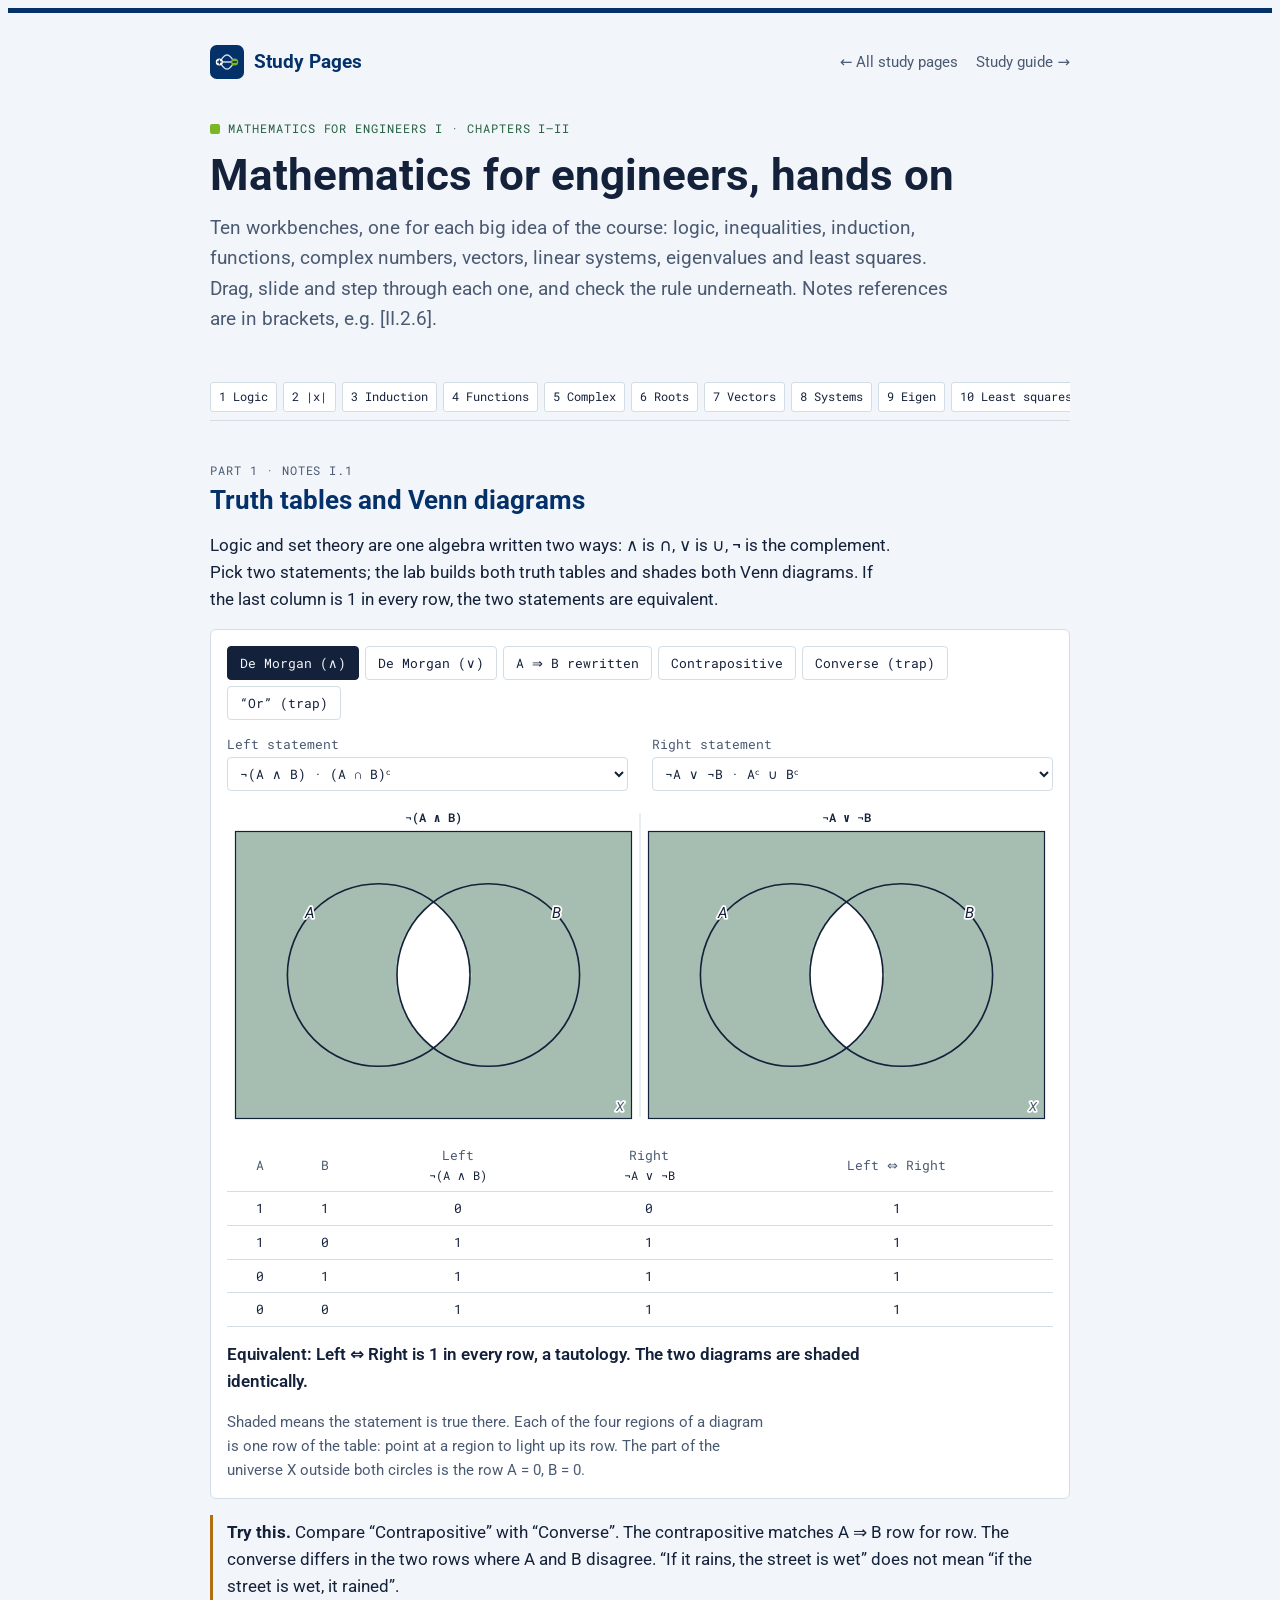
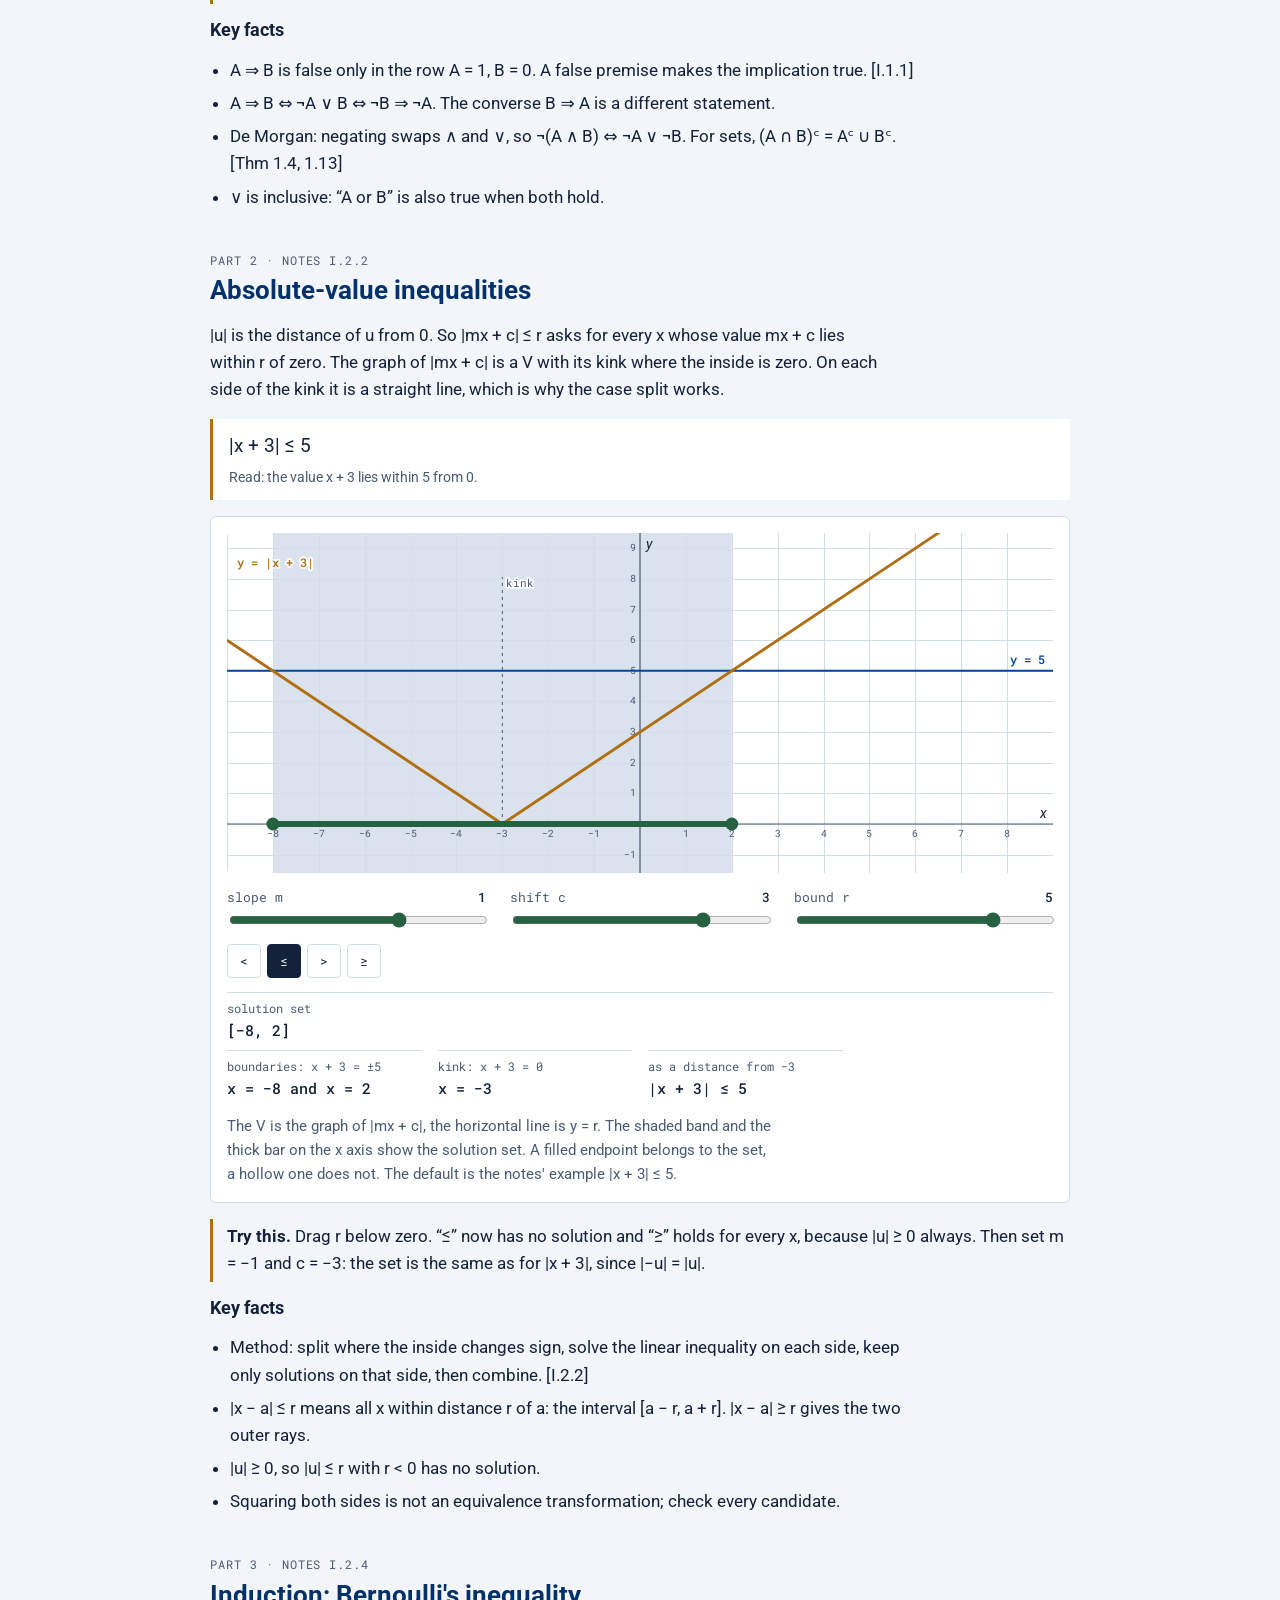
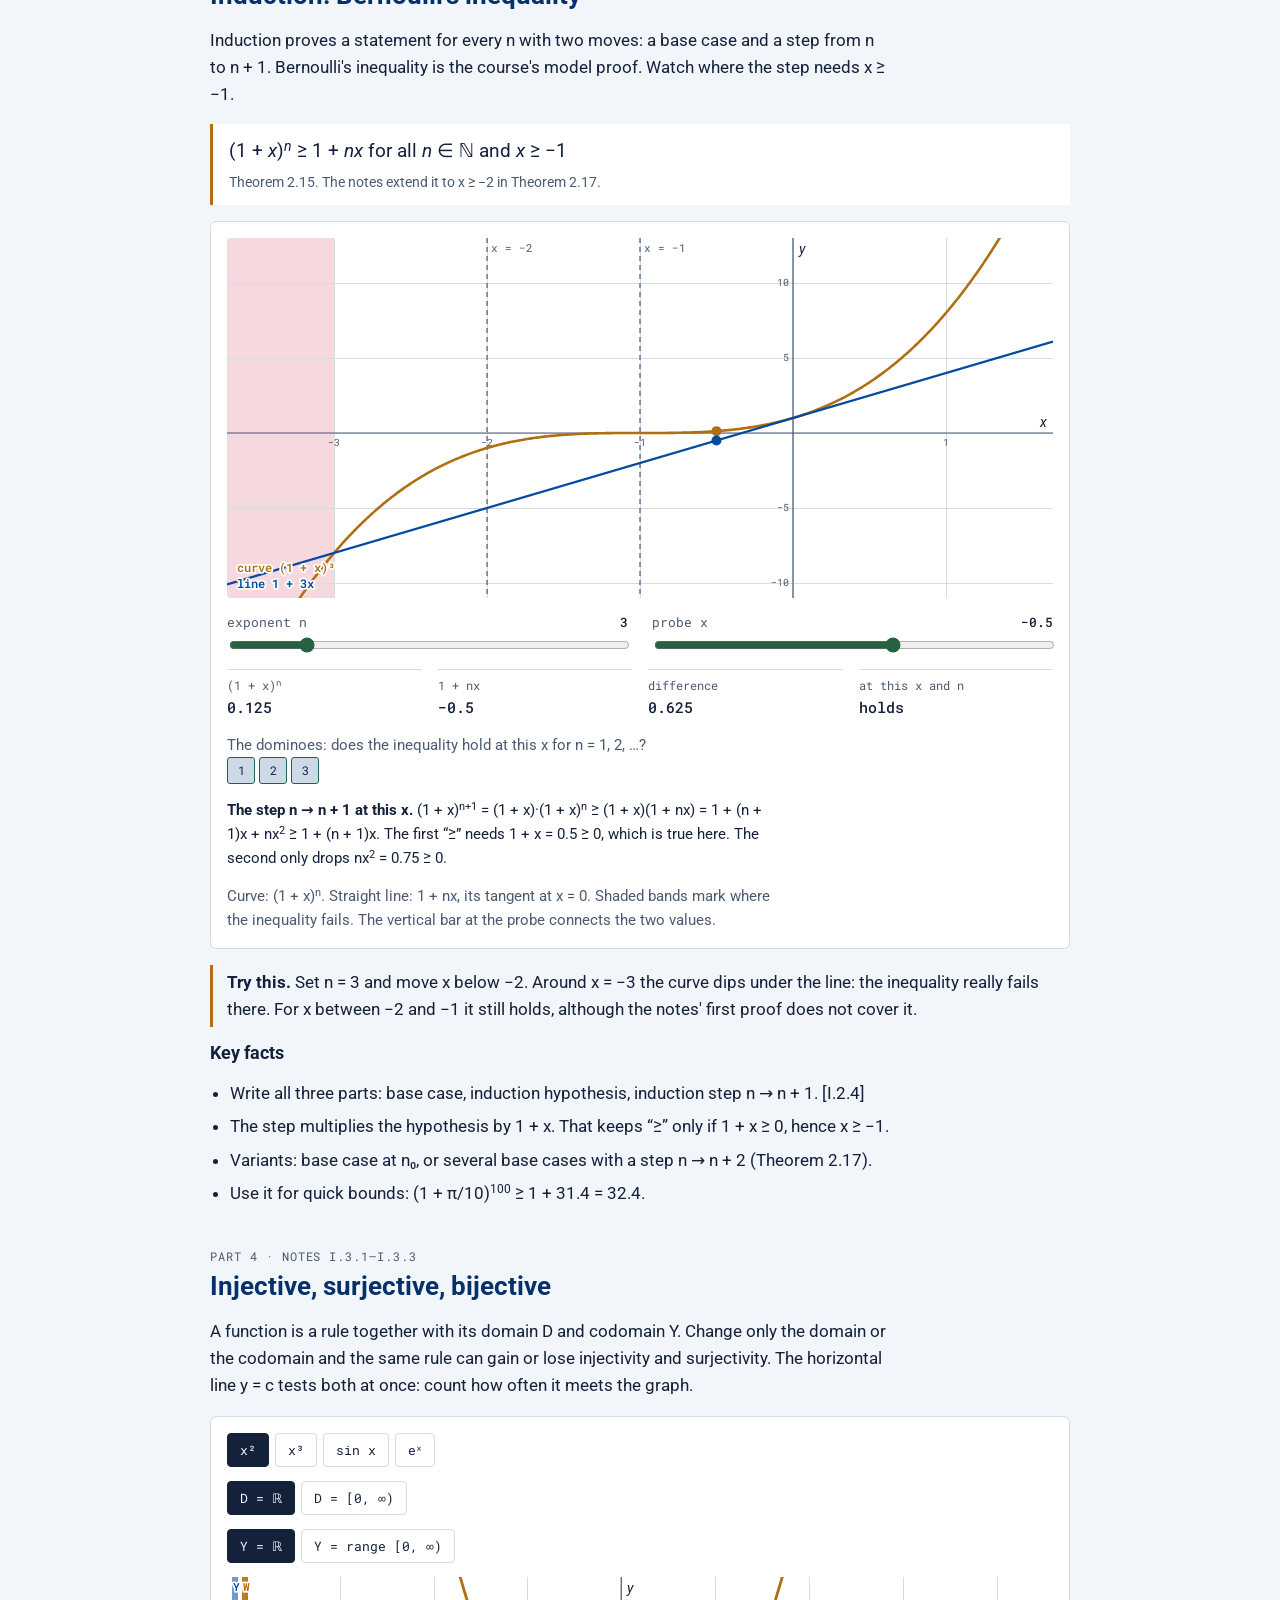
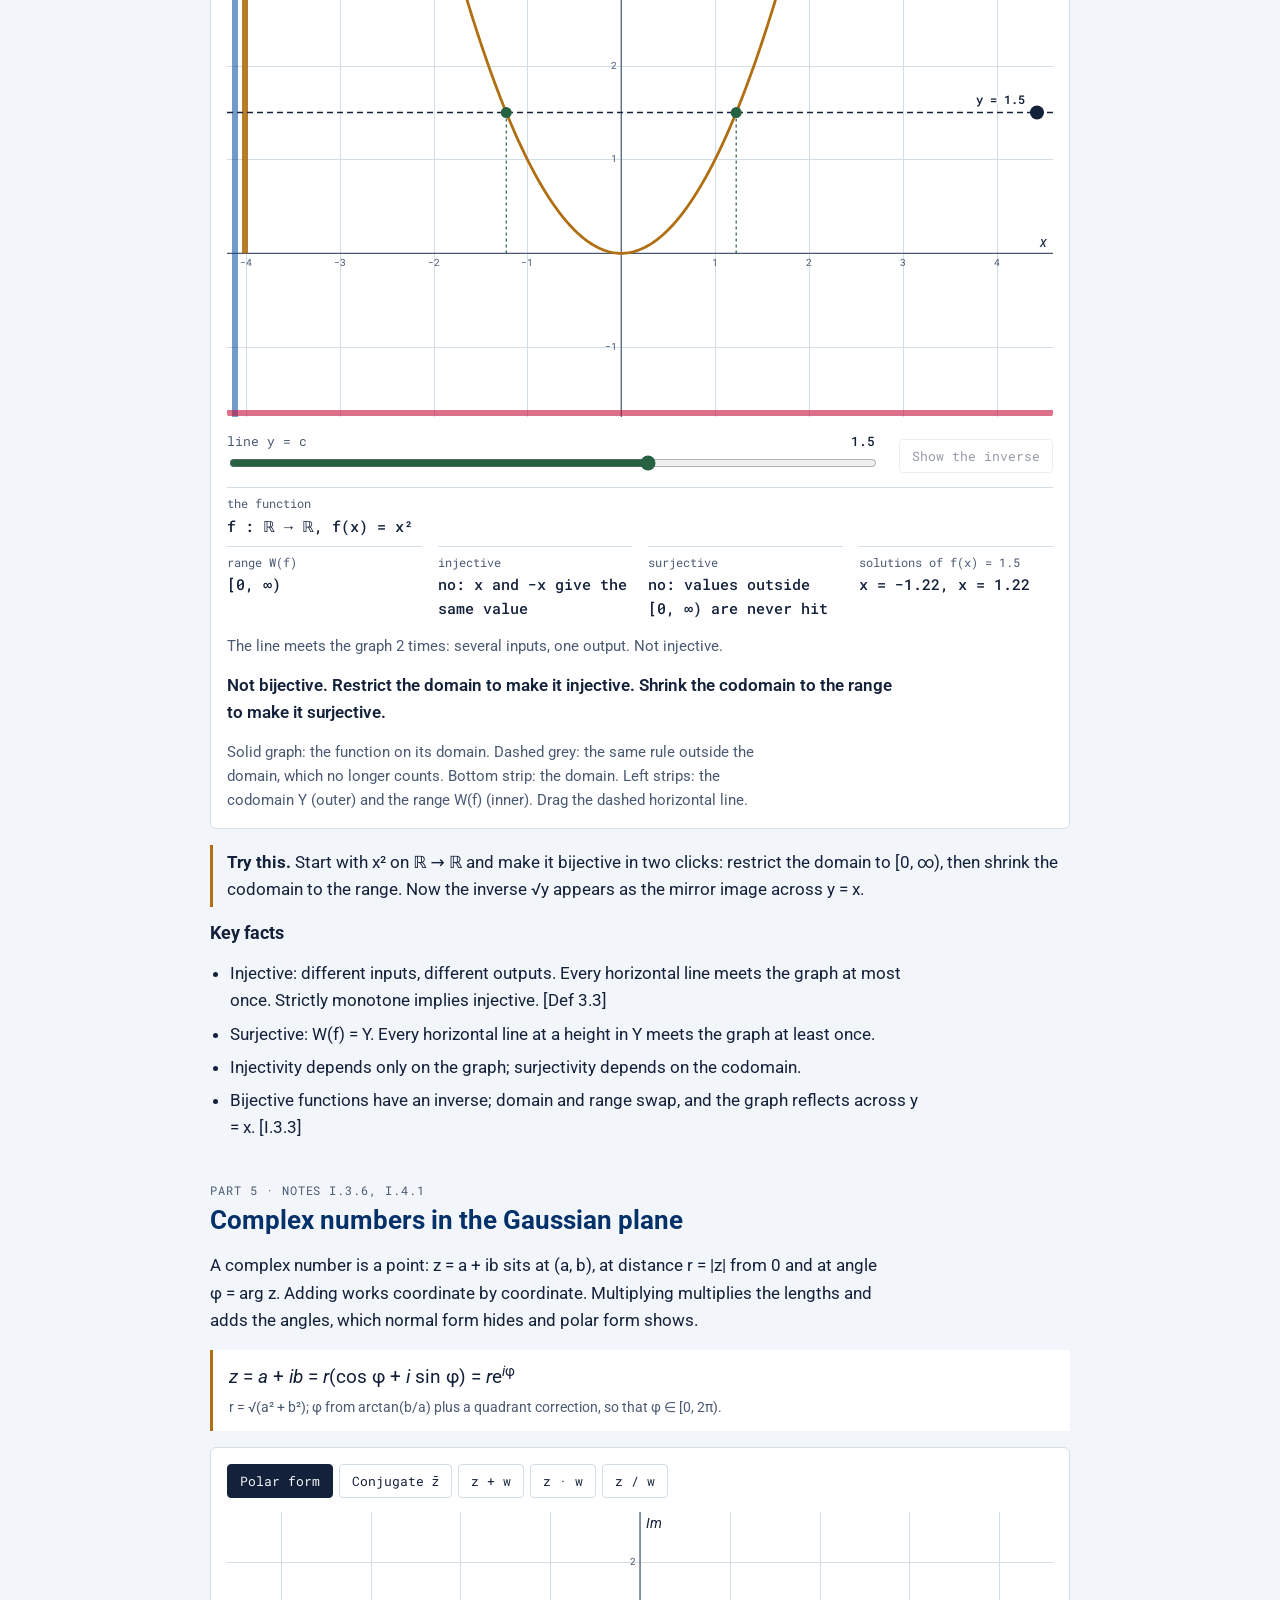
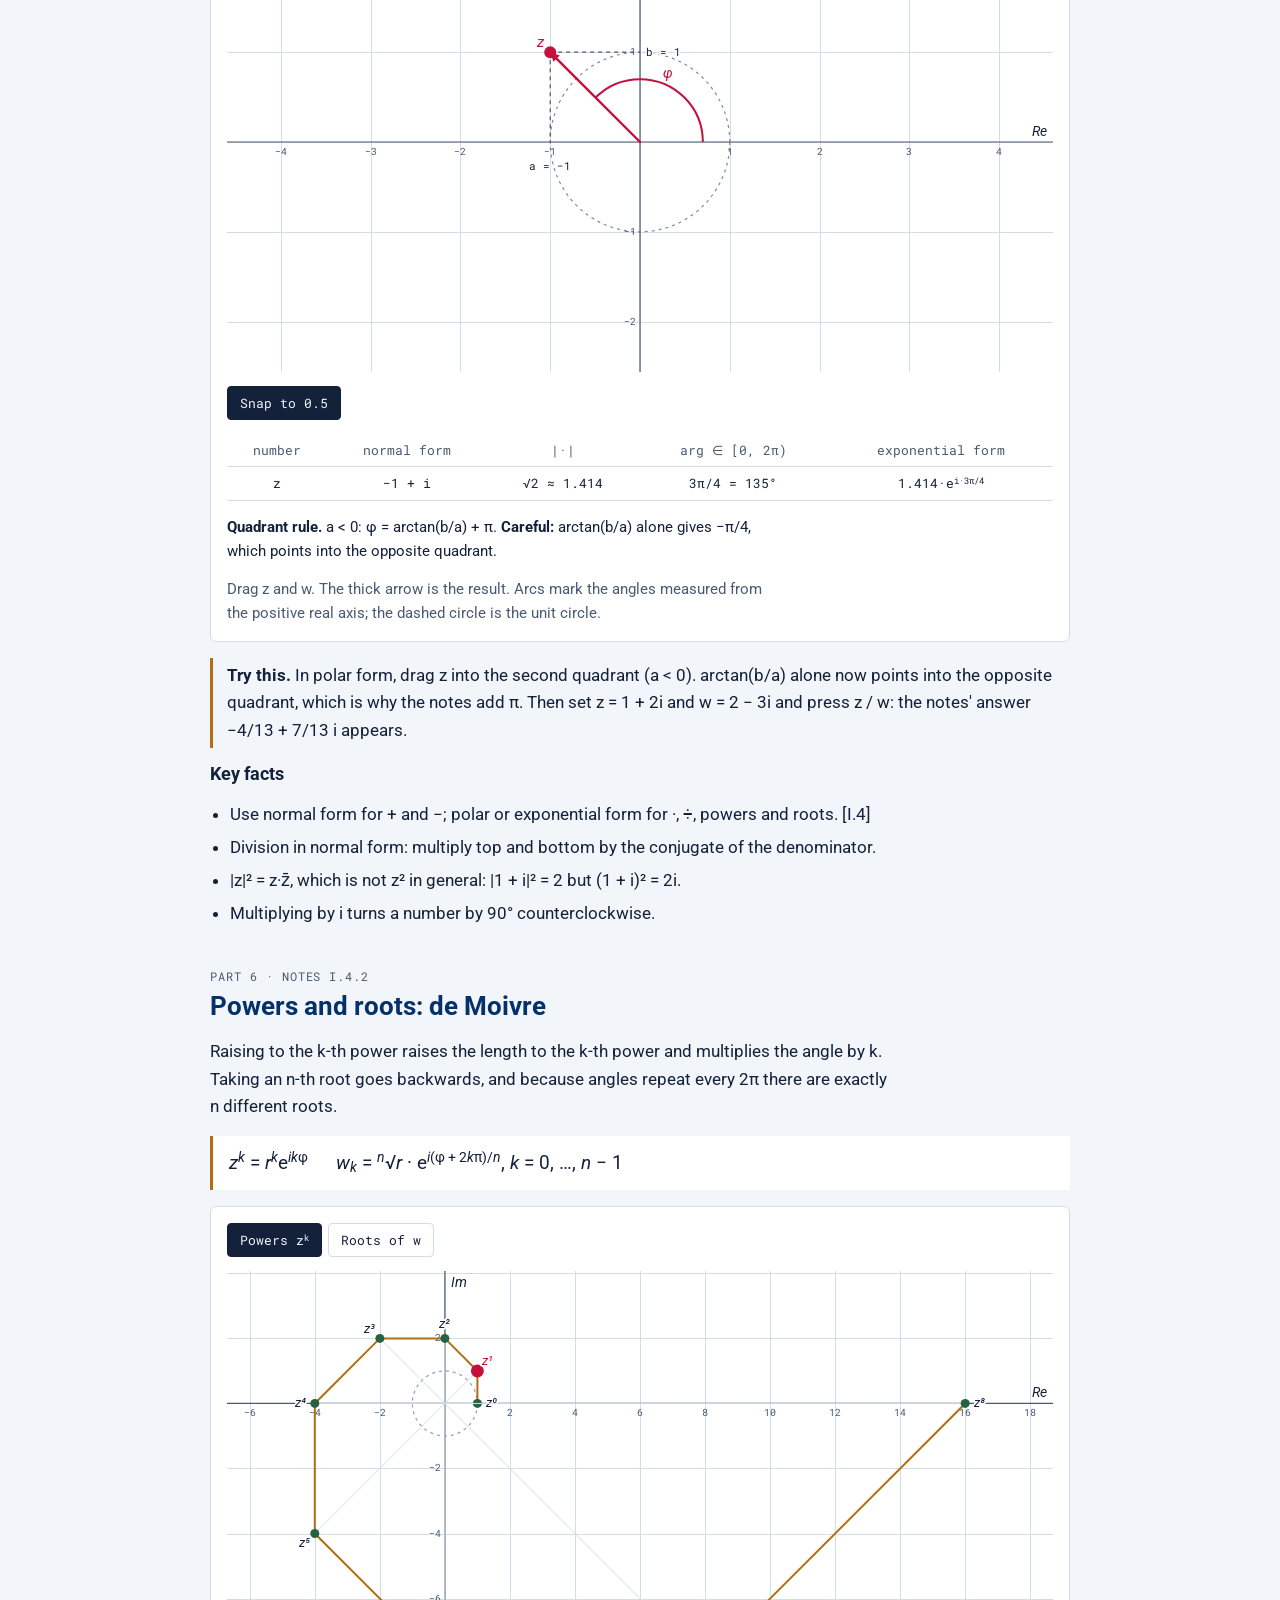
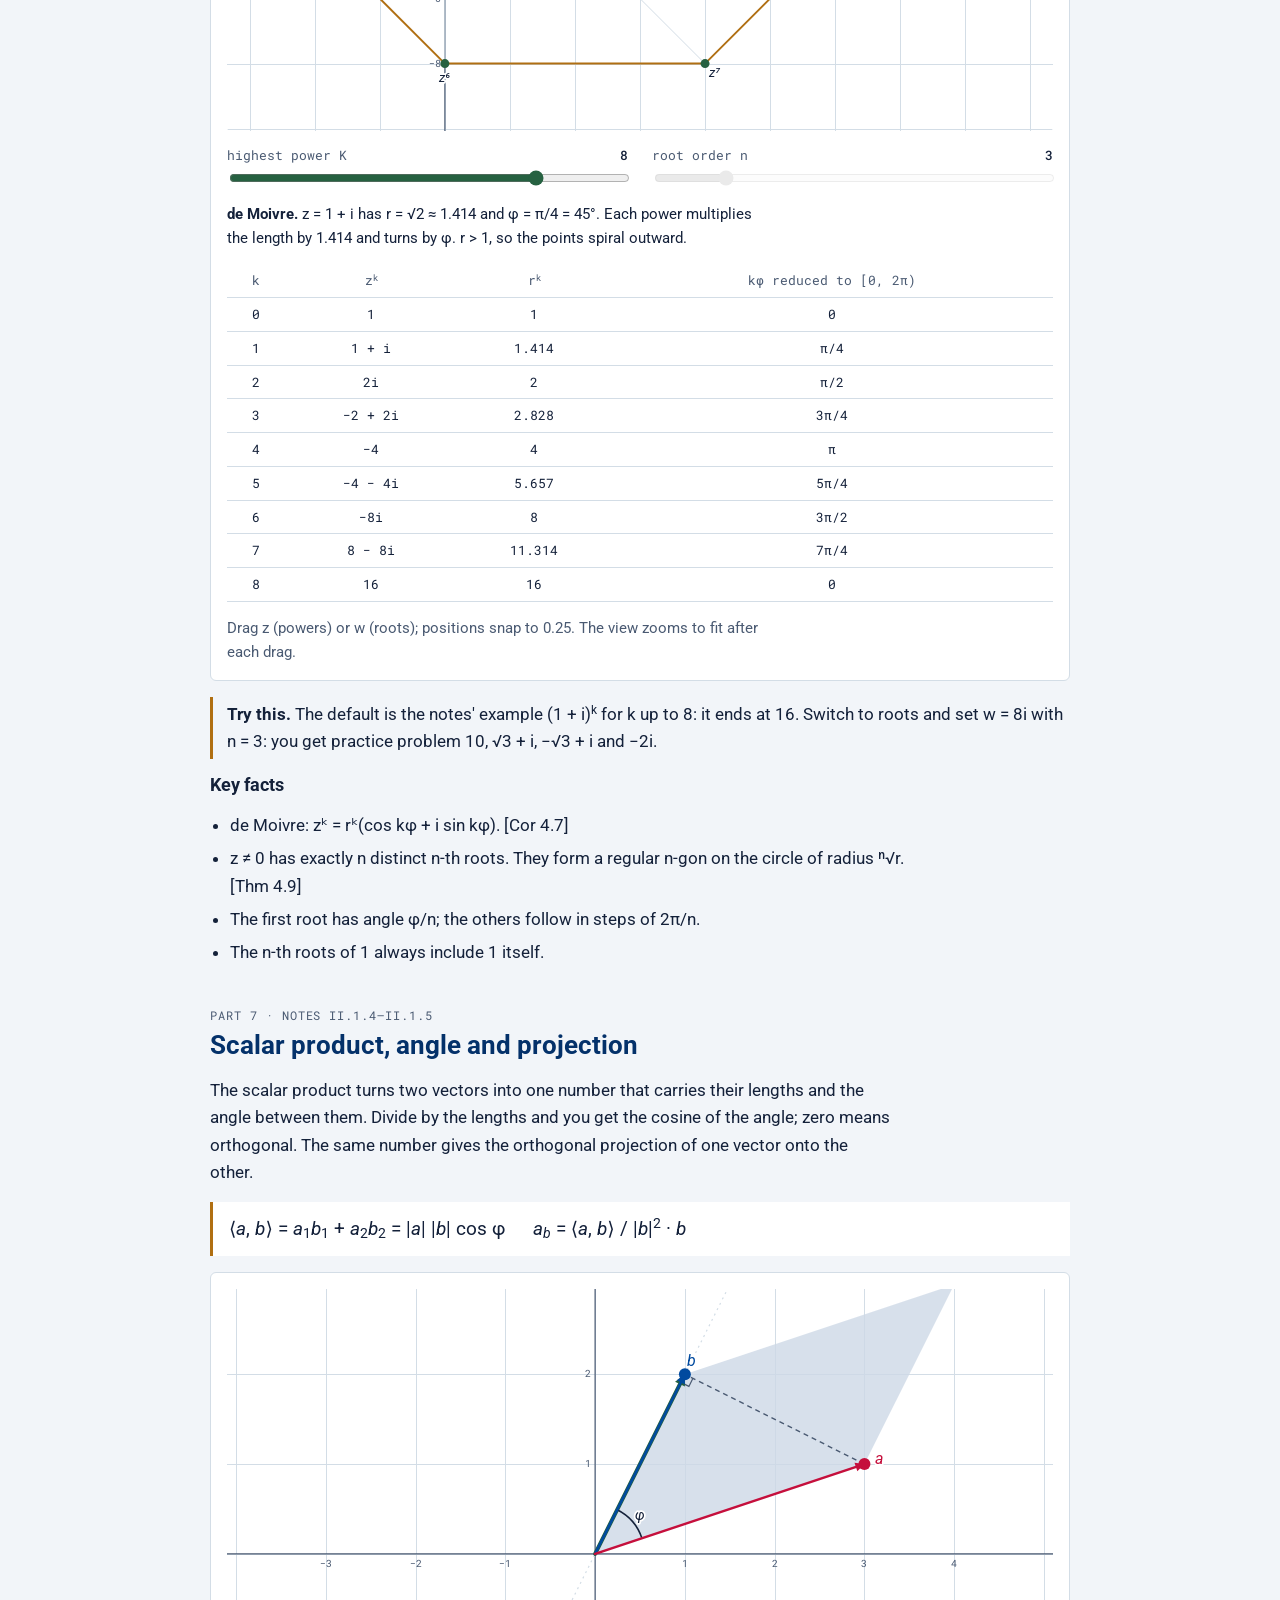
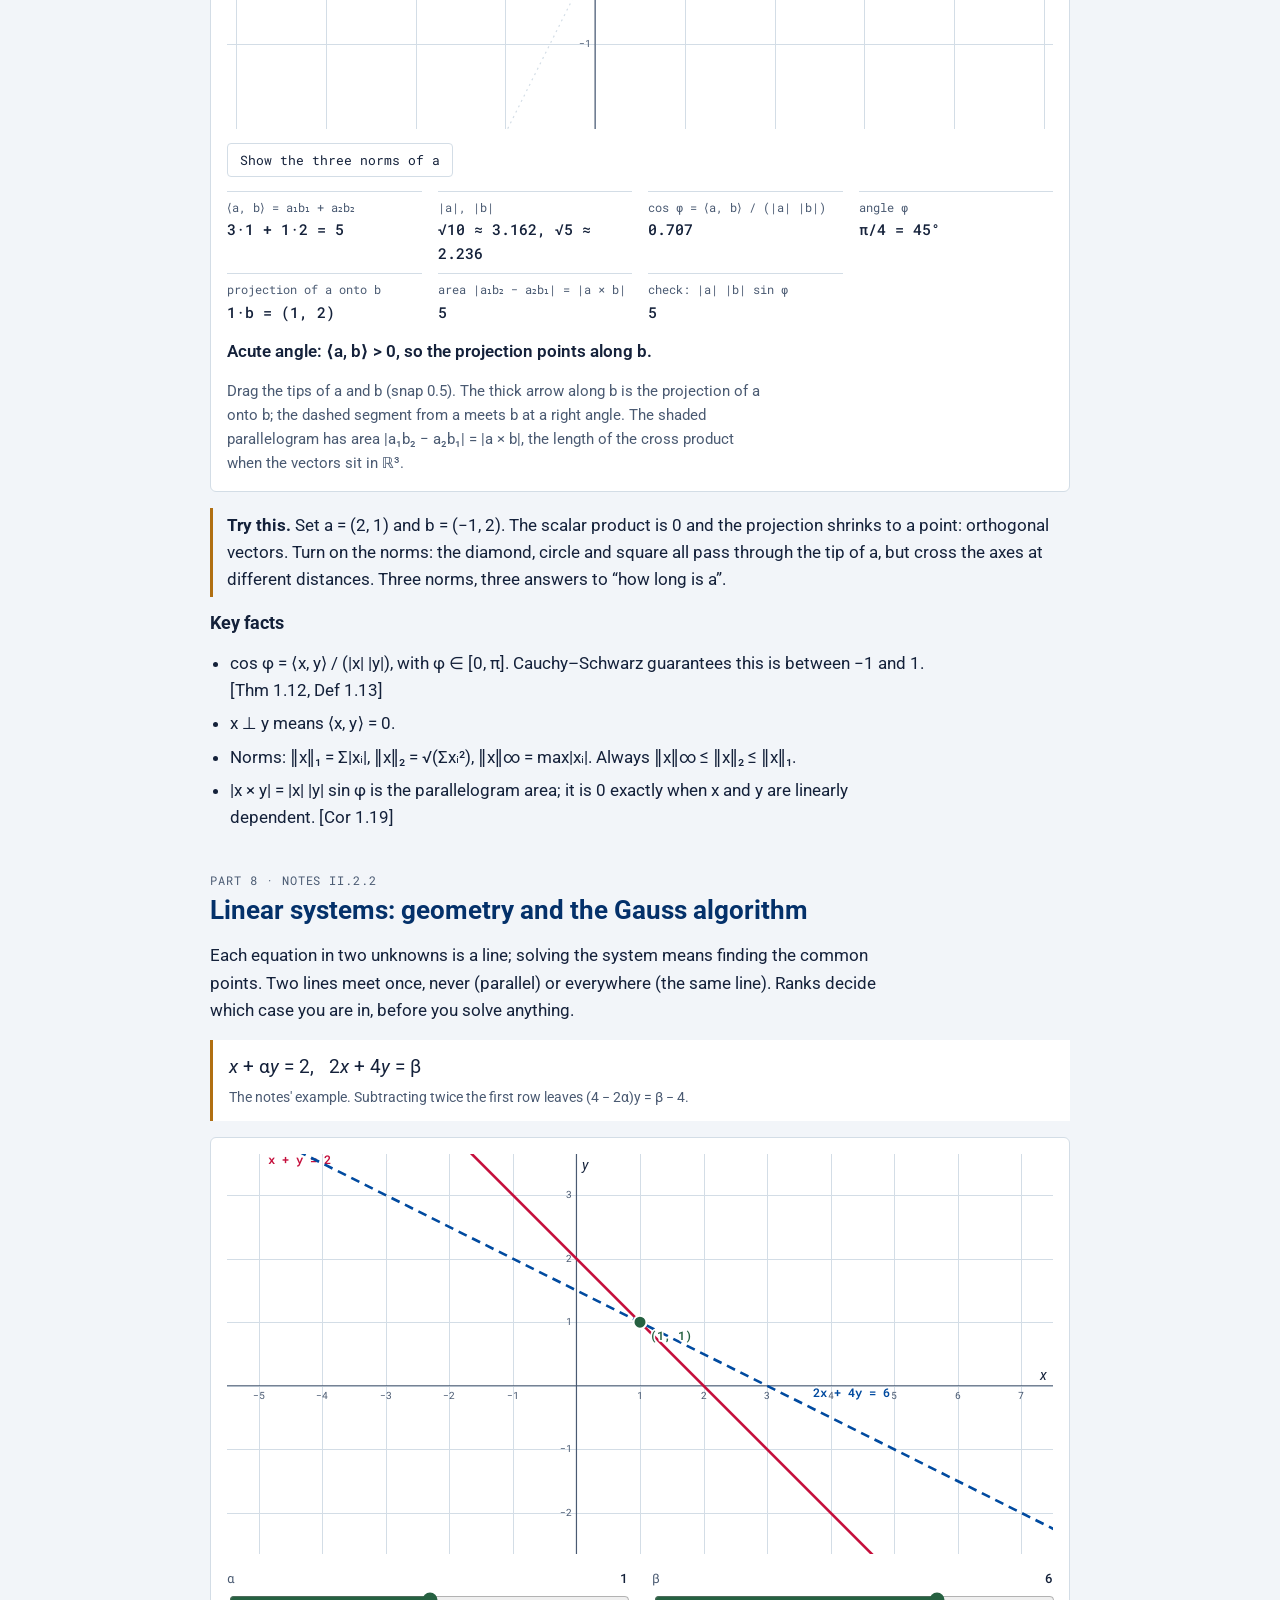
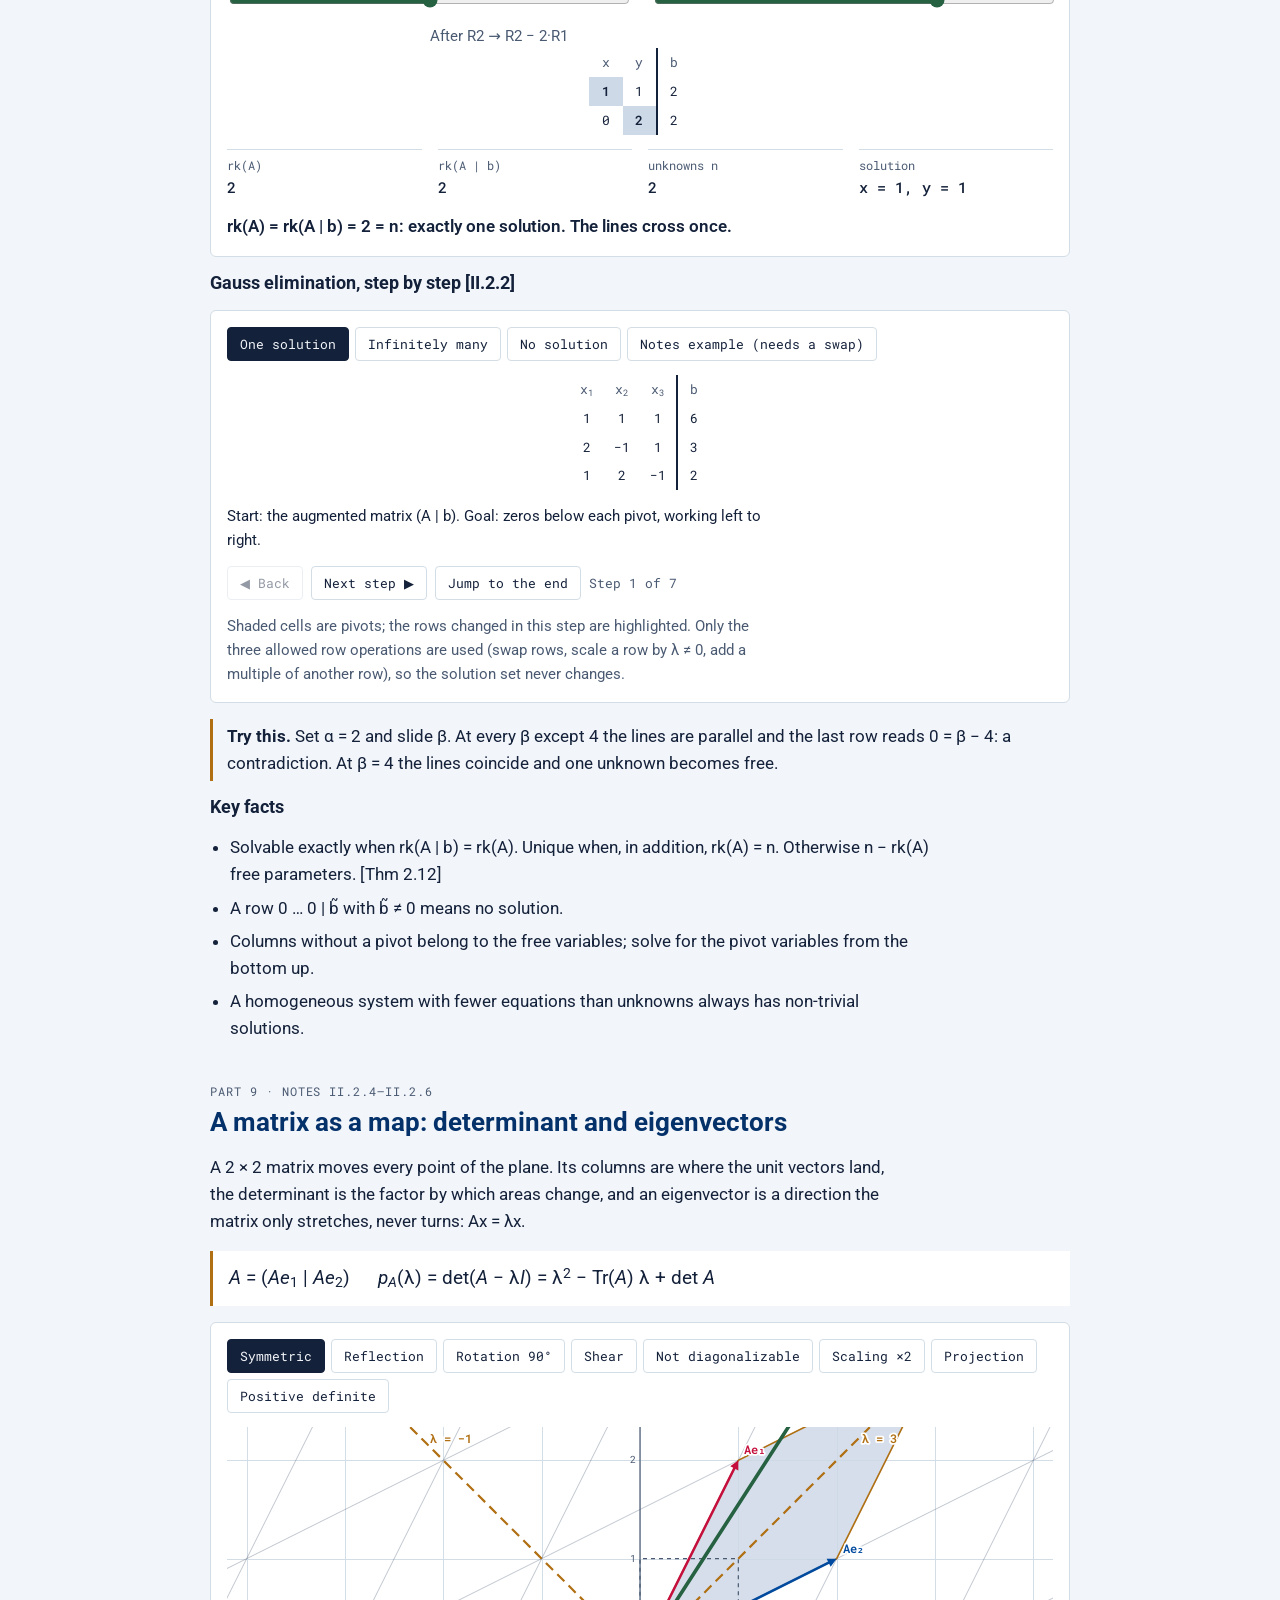
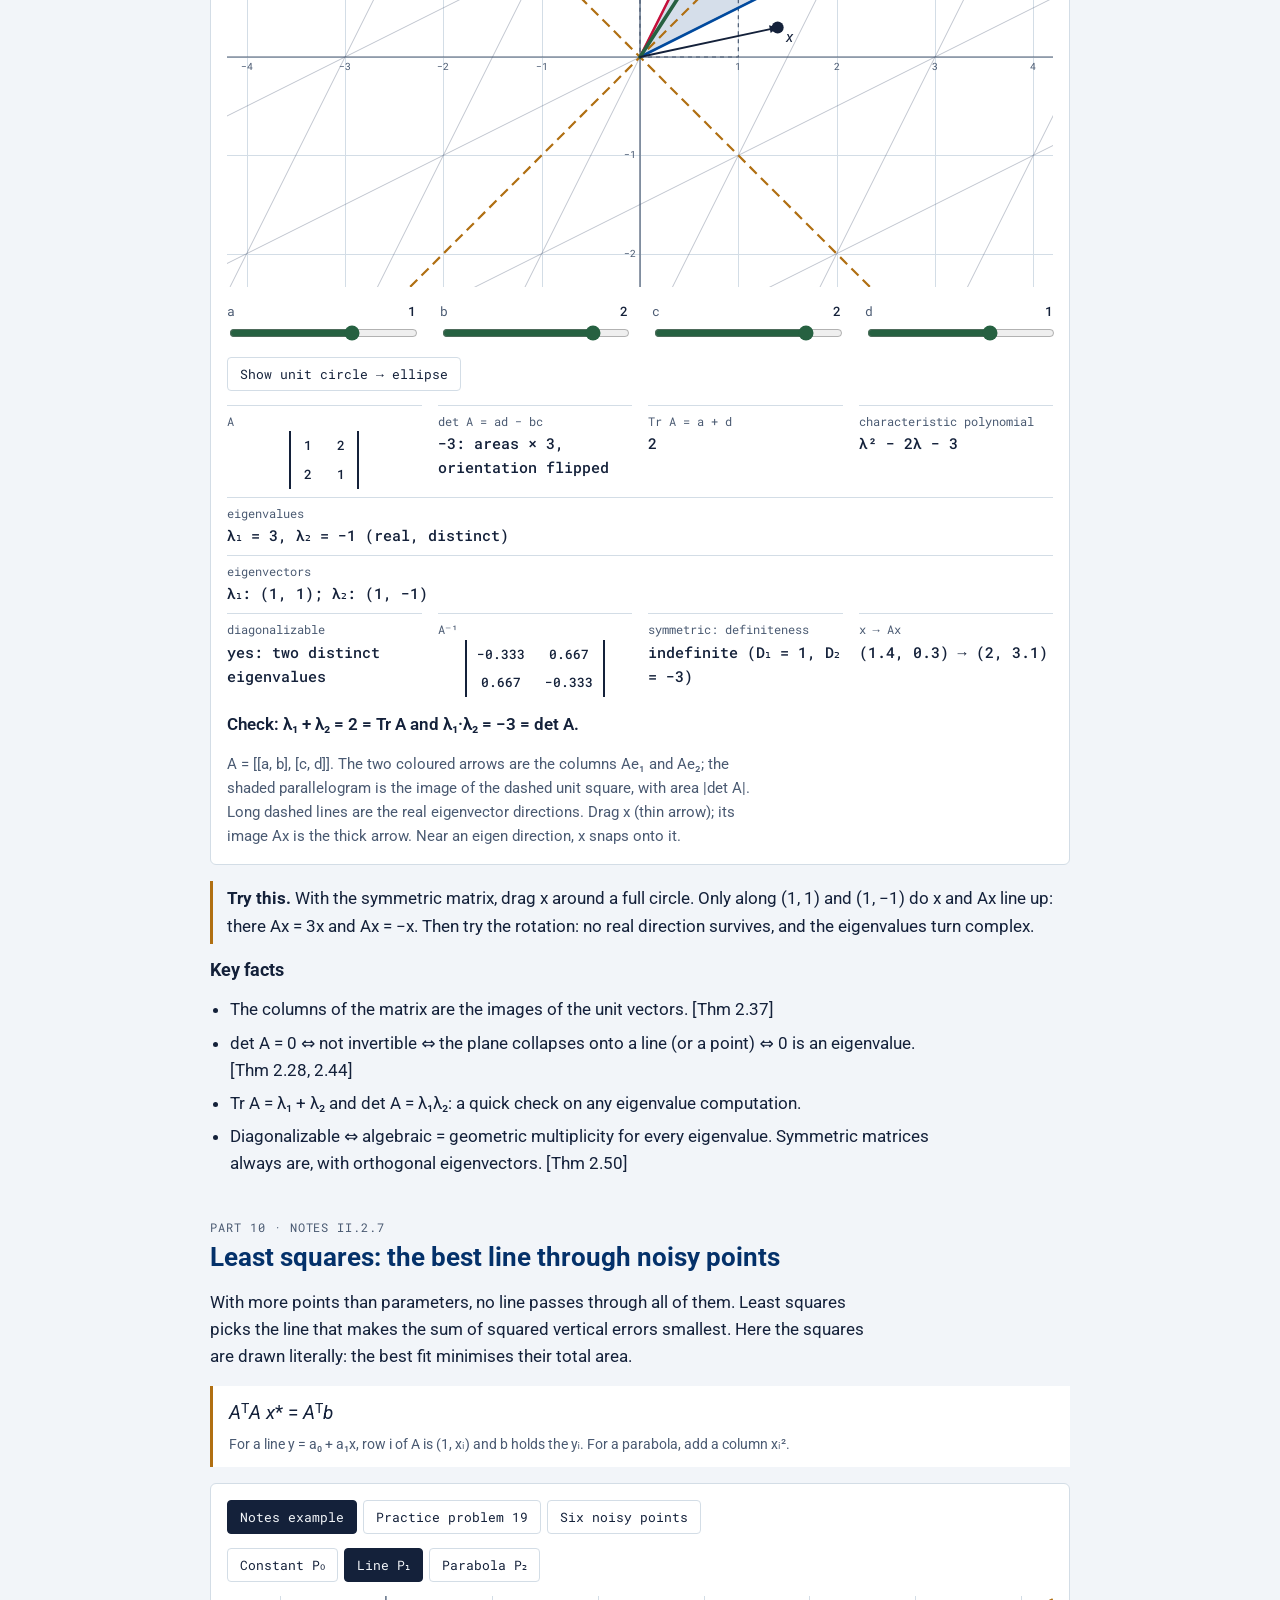
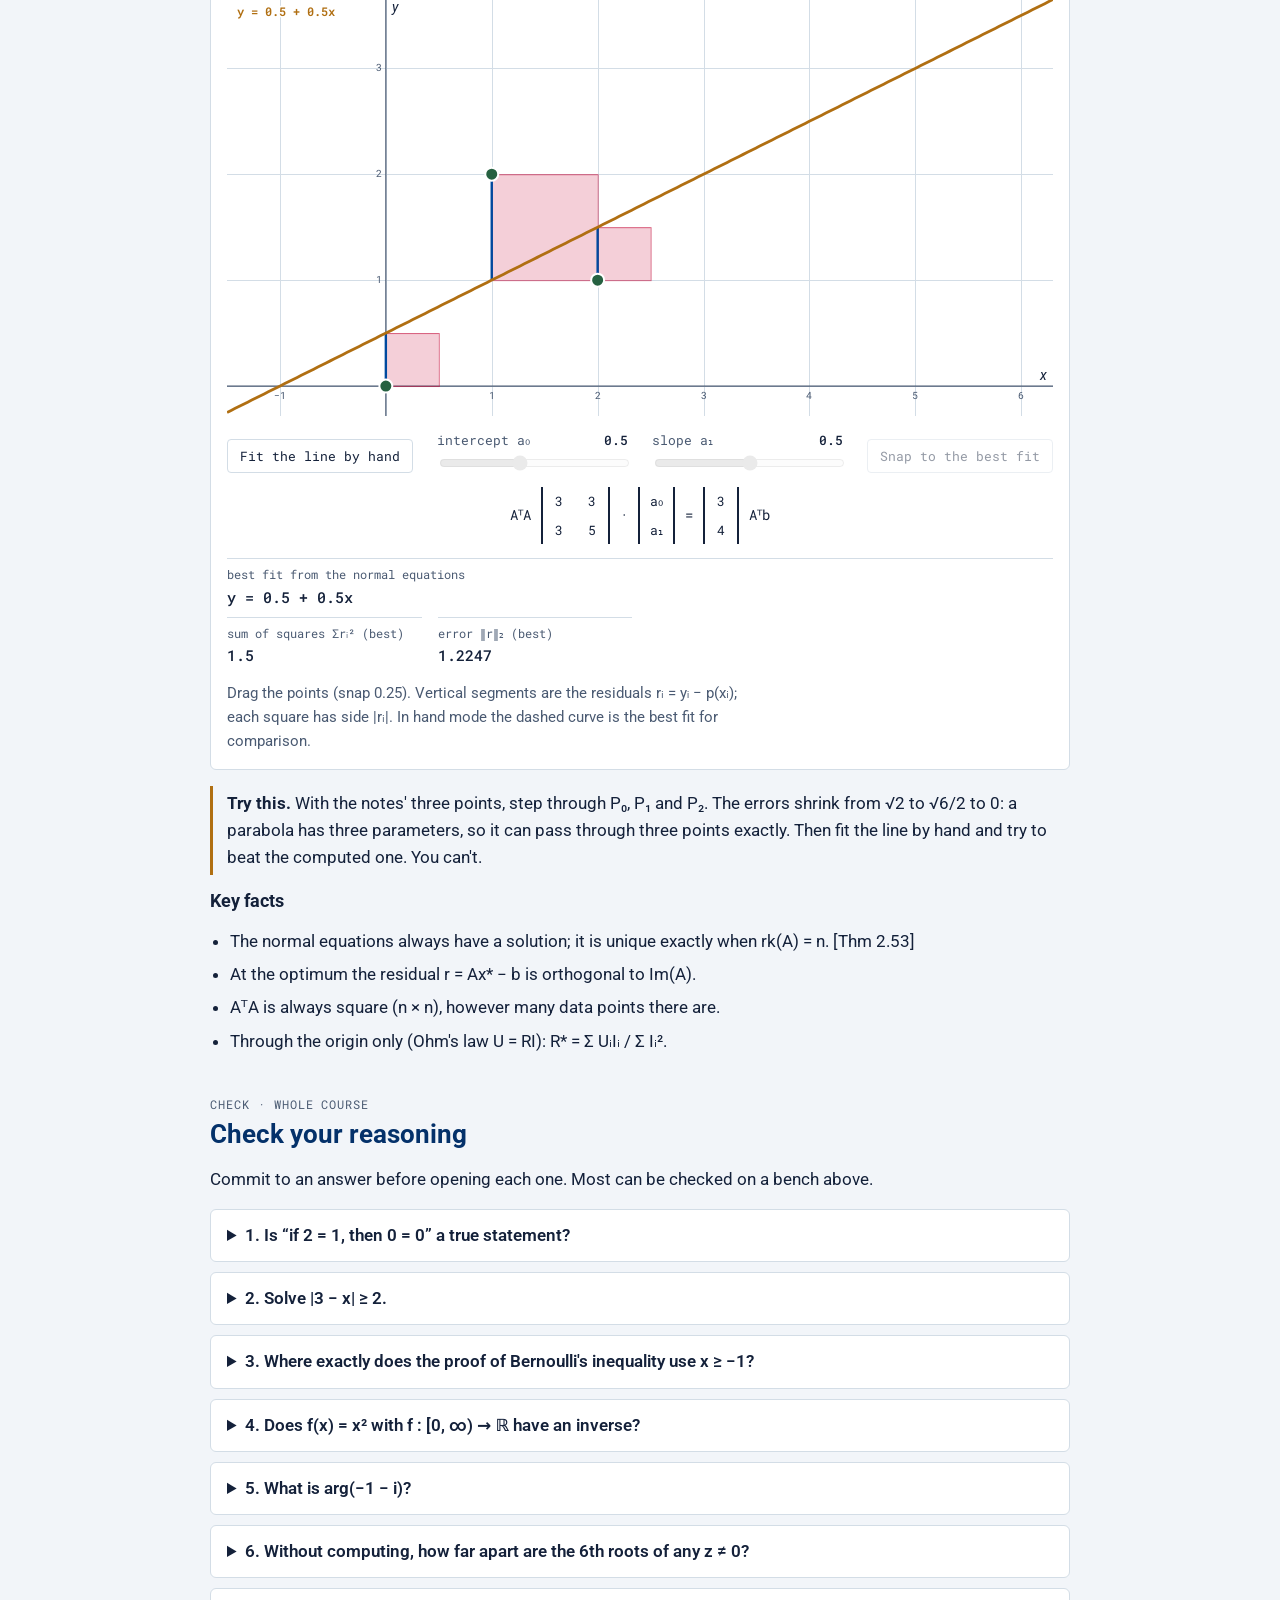
<file: math1-lab.html>
<!doctype html>
<html lang="en">
  <head>
    <meta charset="utf-8" />
    <meta
      name="viewport"
      content="width=device-width, initial-scale=1, viewport-fit=cover"
    />
    <title>Mathematics for Engineers I Lab</title>
    <link
      rel="icon"
      href="data:image/svg+xml,%3Csvg xmlns='http://www.w3.org/2000/svg' viewBox='0 0 40 40' width='40' height='40'%3E%3Crect width='40' height='40' rx='8' fill='%2304316A'/%3E%3Cg fill='none' stroke='%23CED9E7' stroke-width='1.6' stroke-linecap='round'%3E%3Cpath d='M13 20 H27'/%3E%3Cpath d='M13.5 17 C18 10 22 10 26.5 17'/%3E%3Cpath d='M13.5 23 C18 30 22 30 26.5 23'/%3E%3C/g%3E%3Ccircle cx='11' cy='20' r='4.2' fill='%23fff'/%3E%3Ccircle cx='29' cy='20' r='4.2' fill='%237BB725'/%3E%3Cpath d='M9 20h4M11 18v4' stroke='%2304316A' stroke-width='1.6' stroke-linecap='round'/%3E%3Cpath d='M27 20h4' stroke='%23041E42' stroke-width='1.6' stroke-linecap='round'/%3E%3C/svg%3E"
    />
    <link rel="preconnect" href="https://fonts.googleapis.com" />
    <link rel="preconnect" href="https://fonts.gstatic.com" crossorigin />
    <link
      rel="stylesheet"
      href="https://fonts.googleapis.com/css2?family=Roboto:ital,wght@0,400;0,500;0,700;1,400&family=Roboto+Mono:wght@400;500&display=swap"
    />
    <link rel="stylesheet" href="css/math1-lab.css" />
  </head>
  <body class="nat">
    <div class="wrap">
      <nav class="sitebar" aria-label="Site">
        <a class="brand" href="./"
          ><svg
            class="mark"
            viewBox="0 0 40 40"
            width="34"
            height="34"
            aria-hidden="true"
          >
            <rect width="40" height="40" rx="8" fill="#04316A" />
            <g
              fill="none"
              stroke="#CED9E7"
              stroke-width="1.6"
              stroke-linecap="round"
            >
              <path d="M13 20 H27" />
              <path d="M13.5 17 C18 10 22 10 26.5 17" />
              <path d="M13.5 23 C18 30 22 30 26.5 23" />
            </g>
            <circle cx="11" cy="20" r="4.2" fill="#fff" />
            <circle cx="29" cy="20" r="4.2" fill="#7BB725" />
            <path
              d="M9 20h4M11 18v4"
              stroke="#04316A"
              stroke-width="1.6"
              stroke-linecap="round"
            />
            <path
              d="M27 20h4"
              stroke="#041E42"
              stroke-width="1.6"
              stroke-linecap="round"
            /></svg
          ><span>Study Pages</span></a
        >
        <span
          ><a class="home" href="./">← All study pages</a
          ><a class="home alt" href="math1-guide.html">Study guide →</a></span
        >
      </nav>

      <header>
        <div class="eyebrow">Mathematics for Engineers I · Chapters I–II</div>
        <h1>Mathematics for engineers, hands on</h1>
        <p class="lede">
          Ten workbenches, one for each big idea of the course: logic,
          inequalities, induction, functions, complex numbers, vectors, linear
          systems, eigenvalues and least squares. Drag, slide and step through
          each one, and check the rule underneath. Notes references are in
          brackets, e.g. [II.2.6].
        </p>
      </header>

      <nav class="toc" aria-label="Sections">
        <a href="#logic">1 Logic</a><a href="#absval">2 |x|</a
        ><a href="#bernoulli">3 Induction</a><a href="#maps">4 Functions</a
        ><a href="#complex">5 Complex</a><a href="#roots">6 Roots</a
        ><a href="#vectors">7 Vectors</a><a href="#systems">8 Systems</a
        ><a href="#eigen">9 Eigen</a><a href="#lsq">10 Least squares</a
        ><a href="#checks">Checks</a>
      </nav>

      <!-- 1. LOGIC AND SETS -->
      <section class="bench" id="logic">
        <div class="bench-head">
          <div class="eyebrow">Part 1 · Notes I.1</div>
          <h2>Truth tables and Venn diagrams</h2>
        </div>
        <p>
          Logic and set theory are one algebra written two ways: ∧ is ∩, ∨ is ∪,
          ¬ is the complement. Pick two statements; the lab builds both truth
          tables and shades both Venn diagrams. If the last column is 1 in every
          row, the two statements are equivalent.
        </p>
        <div class="instrument">
          <div class="seg" role="group" aria-label="Famous pairs" id="lgPre">
            <button type="button" data-k="nand,dm1" aria-pressed="true">
              De Morgan (∧)
            </button>
            <button type="button" data-k="nor,dm2" aria-pressed="false">
              De Morgan (∨)
            </button>
            <button type="button" data-k="imp,nAorB" aria-pressed="false">
              A ⇒ B rewritten
            </button>
            <button type="button" data-k="imp,contra" aria-pressed="false">
              Contrapositive
            </button>
            <button type="button" data-k="imp,conv" aria-pressed="false">
              Converse (trap)
            </button>
            <button type="button" data-k="or,xor" aria-pressed="false">
              “Or” (trap)
            </button>
          </div>
          <div class="controls">
            <div class="ctl">
              <label for="lgL">Left statement</label
              ><select id="lgL"></select>
            </div>
            <div class="ctl">
              <label for="lgR">Right statement</label
              ><select id="lgR"></select>
            </div>
          </div>
          <canvas
            id="cvLg"
            class="tap"
            aria-label="Venn diagrams of the left and the right statement"
          ></canvas>
          <div class="tablebox"><table id="tbLg"></table></div>
          <p class="verdict" id="lgV"></p>
          <p class="note">
            Shaded means the statement is true there. Each of the four regions
            of a diagram is one row of the table: point at a region to light up
            its row. The part of the universe X outside both circles is the row
            A = 0, B = 0.
          </p>
        </div>
        <div class="insight">
          <b>Try this.</b> Compare “Contrapositive” with “Converse”. The
          contrapositive matches A ⇒ B row for row. The converse differs in the
          two rows where A and B disagree. “If it rains, the street is wet” does
          not mean “if the street is wet, it rained”.
        </div>
        <h3>Key facts</h3>
        <ul class="facts">
          <li>
            A ⇒ B is false only in the row A = 1, B = 0. A false premise makes
            the implication true. [I.1.1]
          </li>
          <li>
            A ⇒ B ⇔ ¬A ∨ B ⇔ ¬B ⇒ ¬A. The converse B ⇒ A is a different
            statement.
          </li>
          <li>
            De Morgan: negating swaps ∧ and ∨, so ¬(A ∧ B) ⇔ ¬A ∨ ¬B. For sets,
            (A ∩ B)ᶜ = Aᶜ ∪ Bᶜ. [Thm 1.4, 1.13]
          </li>
          <li>∨ is inclusive: “A or B” is also true when both hold.</li>
        </ul>
      </section>

      <!-- 2. ABSOLUTE VALUE -->
      <section class="bench" id="absval">
        <div class="bench-head">
          <div class="eyebrow">Part 2 · Notes I.2.2</div>
          <h2>Absolute-value inequalities</h2>
        </div>
        <p>
          |u| is the distance of u from 0. So |mx + c| ≤ r asks for every x
          whose value mx + c lies within r of zero. The graph of |mx + c| is a V
          with its kink where the inside is zero. On each side of the kink it is
          a straight line, which is why the case split works.
        </p>
        <div class="formula" id="abF"></div>
        <div class="instrument">
          <canvas
            id="cvAb"
            class="tap"
            aria-label="Graph of the absolute value, the bound r and the solution set on the x axis"
          ></canvas>
          <div class="controls">
            <div class="ctl">
              <label for="abM">slope m <b id="abMv"></b></label
              ><input
                id="abM"
                type="range"
                min="-3"
                max="3"
                step="0.5"
                value="1"
              />
            </div>
            <div class="ctl">
              <label for="abC">shift c <b id="abCv"></b></label
              ><input
                id="abC"
                type="range"
                min="-6"
                max="6"
                step="0.5"
                value="3"
              />
            </div>
            <div class="ctl">
              <label for="abR">bound r <b id="abRv"></b></label
              ><input
                id="abR"
                type="range"
                min="-2"
                max="7"
                step="0.5"
                value="5"
              />
            </div>
          </div>
          <div class="seg" role="group" aria-label="Relation" id="abRel">
            <button type="button" data-r="lt" aria-pressed="false">&lt;</button>
            <button type="button" data-r="le" aria-pressed="true">≤</button>
            <button type="button" data-r="gt" aria-pressed="false">&gt;</button>
            <button type="button" data-r="ge" aria-pressed="false">≥</button>
          </div>
          <div class="readout" id="roAb"></div>
          <p class="note">
            The V is the graph of |mx + c|, the horizontal line is y = r. The
            shaded band and the thick bar on the x axis show the solution set. A
            filled endpoint belongs to the set, a hollow one does not. The
            default is the notes' example |x + 3| ≤ 5.
          </p>
        </div>
        <div class="insight">
          <b>Try this.</b> Drag r below zero. “≤” now has no solution and “≥”
          holds for every x, because |u| ≥ 0 always. Then set m = −1 and c = −3:
          the set is the same as for |x + 3|, since |−u| = |u|.
        </div>
        <h3>Key facts</h3>
        <ul class="facts">
          <li>
            Method: split where the inside changes sign, solve the linear
            inequality on each side, keep only solutions on that side, then
            combine. [I.2.2]
          </li>
          <li>
            |x − a| ≤ r means all x within distance r of a: the interval [a − r,
            a + r]. |x − a| ≥ r gives the two outer rays.
          </li>
          <li>|u| ≥ 0, so |u| ≤ r with r &lt; 0 has no solution.</li>
          <li>
            Squaring both sides is not an equivalence transformation; check
            every candidate.
          </li>
        </ul>
      </section>

      <!-- 3. BERNOULLI AND INDUCTION -->
      <section class="bench" id="bernoulli">
        <div class="bench-head">
          <div class="eyebrow">Part 3 · Notes I.2.4</div>
          <h2>Induction: Bernoulli's inequality</h2>
        </div>
        <p>
          Induction proves a statement for every n with two moves: a base case
          and a step from n to n + 1. Bernoulli's inequality is the course's
          model proof. Watch where the step needs x ≥ −1.
        </p>
        <div class="formula">
          (1 + <i>x</i>)<sup><i>n</i></sup> ≥ 1 + <i>nx</i> for all <i>n</i> ∈ ℕ
          and <i>x</i> ≥ −1<span class="fnote"
            >Theorem 2.15. The notes extend it to x ≥ −2 in Theorem 2.17.</span
          >
        </div>
        <div class="instrument">
          <canvas
            id="cvBn"
            class="tap"
            aria-label="The curve (1+x) to the n and the line 1 + nx"
          ></canvas>
          <div class="controls">
            <div class="ctl">
              <label for="bnN">exponent n <b id="bnNv"></b></label
              ><input
                id="bnN"
                type="range"
                min="1"
                max="12"
                step="1"
                value="3"
              />
            </div>
            <div class="ctl">
              <label for="bnX">probe x <b id="bnXv"></b></label
              ><input
                id="bnX"
                type="range"
                min="-3.5"
                max="1.5"
                step="0.05"
                value="-0.5"
              />
            </div>
          </div>
          <div class="readout" id="roBn"></div>
          <div>
            <p class="note">
              The dominoes: does the inequality hold at this x for n = 1, 2, …?
            </p>
            <div class="dom" id="bnDom"></div>
          </div>
          <p class="step" id="bnStep"></p>
          <p class="note">
            Curve: (1 + x)<sup>n</sup>. Straight line: 1 + nx, its tangent at x
            = 0. Shaded bands mark where the inequality fails. The vertical bar
            at the probe connects the two values.
          </p>
        </div>
        <div class="insight">
          <b>Try this.</b> Set n = 3 and move x below −2. Around x = −3 the
          curve dips under the line: the inequality really fails there. For x
          between −2 and −1 it still holds, although the notes' first proof does
          not cover it.
        </div>
        <h3>Key facts</h3>
        <ul class="facts">
          <li>
            Write all three parts: base case, induction hypothesis, induction
            step n → n + 1. [I.2.4]
          </li>
          <li>
            The step multiplies the hypothesis by 1 + x. That keeps “≥” only if
            1 + x ≥ 0, hence x ≥ −1.
          </li>
          <li>
            Variants: base case at n₀, or several base cases with a step n → n +
            2 (Theorem 2.17).
          </li>
          <li>
            Use it for quick bounds: (1 + π/10)<sup>100</sup> ≥ 1 + 31.4 = 32.4.
          </li>
        </ul>
      </section>

      <!-- 4. MAPPINGS -->
      <section class="bench" id="maps">
        <div class="bench-head">
          <div class="eyebrow">Part 4 · Notes I.3.1–I.3.3</div>
          <h2>Injective, surjective, bijective</h2>
        </div>
        <p>
          A function is a rule together with its domain D and codomain Y. Change
          only the domain or the codomain and the same rule can gain or lose
          injectivity and surjectivity. The horizontal line y = c tests both at
          once: count how often it meets the graph.
        </p>
        <div class="instrument">
          <div class="seg" role="group" aria-label="Rule" id="mpFn">
            <button type="button" data-f="sq" aria-pressed="true">x²</button>
            <button type="button" data-f="cube" aria-pressed="false">x³</button>
            <button type="button" data-f="sin" aria-pressed="false">
              sin x
            </button>
            <button type="button" data-f="exp" aria-pressed="false">eˣ</button>
          </div>
          <div class="seg" role="group" aria-label="Domain" id="mpDom">
            <button
              type="button"
              data-d="full"
              aria-pressed="true"
              id="mpDfull"
            >
              D = ℝ
            </button>
            <button
              type="button"
              data-d="restr"
              aria-pressed="false"
              id="mpDrestr"
            >
              D = [0, ∞)
            </button>
          </div>
          <div class="seg" role="group" aria-label="Codomain" id="mpCod">
            <button type="button" data-y="R" aria-pressed="true" id="mpYR">
              Y = ℝ
            </button>
            <button
              type="button"
              data-y="range"
              aria-pressed="false"
              id="mpYrange"
            >
              Y = range
            </button>
          </div>
          <canvas
            id="cvMp"
            aria-label="Graph of the function with a draggable horizontal line"
          ></canvas>
          <div class="controls">
            <div class="ctl">
              <label for="mpC">line y = c <b id="mpCv"></b></label
              ><input
                id="mpC"
                type="range"
                min="-2.4"
                max="3.6"
                step="0.05"
                value="1.5"
              />
            </div>
            <button type="button" id="mpInv" aria-pressed="false">
              Show the inverse
            </button>
          </div>
          <div class="readout" id="roMp"></div>
          <p class="note" id="mpLine"></p>
          <p class="verdict" id="mpV"></p>
          <p class="note">
            Solid graph: the function on its domain. Dashed grey: the same rule
            outside the domain, which no longer counts. Bottom strip: the
            domain. Left strips: the codomain Y (outer) and the range W(f)
            (inner). Drag the dashed horizontal line.
          </p>
        </div>
        <div class="insight">
          <b>Try this.</b> Start with x² on ℝ → ℝ and make it bijective in two
          clicks: restrict the domain to [0, ∞), then shrink the codomain to the
          range. Now the inverse √y appears as the mirror image across y = x.
        </div>
        <h3>Key facts</h3>
        <ul class="facts">
          <li>
            Injective: different inputs, different outputs. Every horizontal
            line meets the graph at most once. Strictly monotone implies
            injective. [Def 3.3]
          </li>
          <li>
            Surjective: W(f) = Y. Every horizontal line at a height in Y meets
            the graph at least once.
          </li>
          <li>
            Injectivity depends only on the graph; surjectivity depends on the
            codomain.
          </li>
          <li>
            Bijective functions have an inverse; domain and range swap, and the
            graph reflects across y = x. [I.3.3]
          </li>
        </ul>
      </section>

      <!-- 5. COMPLEX ARITHMETIC -->
      <section class="bench" id="complex">
        <div class="bench-head">
          <div class="eyebrow">Part 5 · Notes I.3.6, I.4.1</div>
          <h2>Complex numbers in the Gaussian plane</h2>
        </div>
        <p>
          A complex number is a point: z = a + ib sits at (a, b), at distance r
          = |z| from 0 and at angle φ = arg z. Adding works coordinate by
          coordinate. Multiplying multiplies the lengths and adds the angles,
          which normal form hides and polar form shows.
        </p>
        <div class="formula">
          <i>z</i> = <i>a</i> + <i>ib</i> = <i>r</i>(cos φ + <i>i</i> sin φ) =
          <i>r</i>e<sup><i>i</i>φ</sup
          ><span class="fnote"
            >r = √(a² + b²); φ from arctan(b/a) plus a quadrant correction, so
            that φ ∈ [0, 2π).</span
          >
        </div>
        <div class="instrument">
          <div class="seg" role="group" aria-label="Operation" id="cxMode">
            <button type="button" data-m="polar" aria-pressed="true">
              Polar form
            </button>
            <button type="button" data-m="conj" aria-pressed="false">
              Conjugate z̄
            </button>
            <button type="button" data-m="sum" aria-pressed="false">
              z + w
            </button>
            <button type="button" data-m="prod" aria-pressed="false">
              z · w
            </button>
            <button type="button" data-m="quot" aria-pressed="false">
              z / w
            </button>
          </div>
          <canvas
            id="cvCx"
            aria-label="Gaussian plane with draggable complex numbers z and w"
          ></canvas>
          <div class="controls">
            <button type="button" id="cxSnap" aria-pressed="true">
              Snap to 0.5
            </button>
          </div>
          <div class="tablebox"><table id="tbCx"></table></div>
          <p class="step" id="cxRule"></p>
          <p class="note">
            Drag z and w. The thick arrow is the result. Arcs mark the angles
            measured from the positive real axis; the dashed circle is the unit
            circle.
          </p>
        </div>
        <div class="insight">
          <b>Try this.</b> In polar form, drag z into the second quadrant (a
          &lt; 0). arctan(b/a) alone now points into the opposite quadrant,
          which is why the notes add π. Then set z = 1 + 2i and w = 2 − 3i and
          press z / w: the notes' answer −4/13 + 7/13 i appears.
        </div>
        <h3>Key facts</h3>
        <ul class="facts">
          <li>
            Use normal form for + and −; polar or exponential form for ·, ÷,
            powers and roots. [I.4]
          </li>
          <li>
            Division in normal form: multiply top and bottom by the conjugate of
            the denominator.
          </li>
          <li>
            |z|² = z·z̄, which is not z² in general: |1 + i|² = 2 but (1 + i)² =
            2i.
          </li>
          <li>Multiplying by i turns a number by 90° counterclockwise.</li>
        </ul>
      </section>

      <!-- 6. POWERS AND ROOTS -->
      <section class="bench" id="roots">
        <div class="bench-head">
          <div class="eyebrow">Part 6 · Notes I.4.2</div>
          <h2>Powers and roots: de Moivre</h2>
        </div>
        <p>
          Raising to the k-th power raises the length to the k-th power and
          multiplies the angle by k. Taking an n-th root goes backwards, and
          because angles repeat every 2π there are exactly n different roots.
        </p>
        <div class="formula">
          <i>z<sup>k</sup></i> = <i>r<sup>k</sup></i
          >e<sup><i>ik</i>φ</sup
          ><span style="display: inline-block; width: 28px"></span
          ><i>w<sub>k</sub></i> = <sup><i>n</i></sup
          >√<i>r</i> · e<sup><i>i</i>(φ + 2<i>k</i>π)/<i>n</i></sup
          >, <i>k</i> = 0, …, <i>n</i> − 1
        </div>
        <div class="instrument">
          <div class="seg" role="group" aria-label="Mode" id="prMode">
            <button type="button" data-m="pow" aria-pressed="true">
              Powers z<sup>k</sup>
            </button>
            <button type="button" data-m="root" aria-pressed="false">
              Roots of w
            </button>
          </div>
          <canvas
            id="cvPr"
            aria-label="Powers of z or roots of w in the Gaussian plane"
          ></canvas>
          <div class="controls">
            <div class="ctl">
              <label for="prK">highest power K <b id="prKv"></b></label
              ><input
                id="prK"
                type="range"
                min="1"
                max="10"
                step="1"
                value="8"
              />
            </div>
            <div class="ctl">
              <label for="prN">root order n <b id="prNv"></b></label
              ><input
                id="prN"
                type="range"
                min="2"
                max="8"
                step="1"
                value="3"
              />
            </div>
          </div>
          <p class="step" id="prRule"></p>
          <div class="tablebox"><table id="tbPr"></table></div>
          <p class="note">
            Drag z (powers) or w (roots); positions snap to 0.25. The view zooms
            to fit after each drag.
          </p>
        </div>
        <div class="insight">
          <b>Try this.</b> The default is the notes' example (1 + i)<sup>k</sup>
          for k up to 8: it ends at 16. Switch to roots and set w = 8i with n =
          3: you get practice problem 10, √3 + i, −√3 + i and −2i.
        </div>
        <h3>Key facts</h3>
        <ul class="facts">
          <li>de Moivre: zᵏ = rᵏ(cos kφ + i sin kφ). [Cor 4.7]</li>
          <li>
            z ≠ 0 has exactly n distinct n-th roots. They form a regular n-gon
            on the circle of radius ⁿ√r. [Thm 4.9]
          </li>
          <li>
            The first root has angle φ/n; the others follow in steps of 2π/n.
          </li>
          <li>The n-th roots of 1 always include 1 itself.</li>
        </ul>
      </section>

      <!-- 7. VECTORS -->
      <section class="bench" id="vectors">
        <div class="bench-head">
          <div class="eyebrow">Part 7 · Notes II.1.4–II.1.5</div>
          <h2>Scalar product, angle and projection</h2>
        </div>
        <p>
          The scalar product turns two vectors into one number that carries
          their lengths and the angle between them. Divide by the lengths and
          you get the cosine of the angle; zero means orthogonal. The same
          number gives the orthogonal projection of one vector onto the other.
        </p>
        <div class="formula">
          ⟨<i>a</i>, <i>b</i>⟩ = <i>a</i><sub>1</sub><i>b</i><sub>1</sub> +
          <i>a</i><sub>2</sub><i>b</i><sub>2</sub> = |<i>a</i>| |<i>b</i>| cos
          φ<span style="display: inline-block; width: 28px"></span
          ><i>a<sub>b</sub></i> =
          <span>⟨<i>a</i>, <i>b</i>⟩ / |<i>b</i>|<sup>2</sup></span> · <i>b</i>
        </div>
        <div class="instrument">
          <canvas
            id="cvVc"
            aria-label="Two draggable vectors with their angle, projection and parallelogram"
          ></canvas>
          <div class="controls">
            <button type="button" id="vcNorm" aria-pressed="false">
              Show the three norms of a
            </button>
          </div>
          <div class="readout" id="roVc"></div>
          <p class="verdict" id="vcV"></p>
          <p class="note">
            Drag the tips of a and b (snap 0.5). The thick arrow along b is the
            projection of a onto b; the dashed segment from a meets b at a right
            angle. The shaded parallelogram has area |a₁b₂ − a₂b₁| = |a × b|,
            the length of the cross product when the vectors sit in ℝ³.
          </p>
        </div>
        <div class="insight">
          <b>Try this.</b> Set a = (2, 1) and b = (−1, 2). The scalar product is
          0 and the projection shrinks to a point: orthogonal vectors. Turn on
          the norms: the diamond, circle and square all pass through the tip of
          a, but cross the axes at different distances. Three norms, three
          answers to “how long is a”.
        </div>
        <h3>Key facts</h3>
        <ul class="facts">
          <li>
            cos φ = ⟨x, y⟩ / (|x| |y|), with φ ∈ [0, π]. Cauchy–Schwarz
            guarantees this is between −1 and 1. [Thm 1.12, Def 1.13]
          </li>
          <li>x ⊥ y means ⟨x, y⟩ = 0.</li>
          <li>
            Norms: ‖x‖₁ = Σ|xᵢ|, ‖x‖₂ = √(Σxᵢ²), ‖x‖∞ = max|xᵢ|. Always ‖x‖∞ ≤
            ‖x‖₂ ≤ ‖x‖₁.
          </li>
          <li>
            |x × y| = |x| |y| sin φ is the parallelogram area; it is 0 exactly
            when x and y are linearly dependent. [Cor 1.19]
          </li>
        </ul>
      </section>

      <!-- 8. LINEAR SYSTEMS -->
      <section class="bench" id="systems">
        <div class="bench-head">
          <div class="eyebrow">Part 8 · Notes II.2.2</div>
          <h2>Linear systems: geometry and the Gauss algorithm</h2>
        </div>
        <p>
          Each equation in two unknowns is a line; solving the system means
          finding the common points. Two lines meet once, never (parallel) or
          everywhere (the same line). Ranks decide which case you are in, before
          you solve anything.
        </p>
        <div class="formula">
          <i>x</i> + α<i>y</i> = 2, &nbsp; 2<i>x</i> + 4<i>y</i> = β<span
            class="fnote"
            >The notes' example. Subtracting twice the first row leaves (4 −
            2α)y = β − 4.</span
          >
        </div>
        <div class="instrument">
          <canvas
            id="cvLn"
            class="tap"
            aria-label="The two lines of the system and their intersection"
          ></canvas>
          <div class="controls">
            <div class="ctl">
              <label for="lnA">α <b id="lnAv"></b></label
              ><input
                id="lnA"
                type="range"
                min="-4"
                max="6"
                step="0.5"
                value="1"
              />
            </div>
            <div class="ctl">
              <label for="lnB">β <b id="lnBv"></b></label
              ><input
                id="lnB"
                type="range"
                min="-4"
                max="10"
                step="0.5"
                value="6"
              />
            </div>
          </div>
          <div class="tablebox" id="lnMat"></div>
          <div class="readout" id="roLn"></div>
          <p class="verdict" id="lnV"></p>
        </div>

        <h3>Gauss elimination, step by step [II.2.2]</h3>
        <div class="instrument">
          <div class="seg" role="group" aria-label="System" id="gsPre">
            <button type="button" data-p="unique" aria-pressed="true">
              One solution
            </button>
            <button type="button" data-p="infinite" aria-pressed="false">
              Infinitely many
            </button>
            <button type="button" data-p="none" aria-pressed="false">
              No solution
            </button>
            <button type="button" data-p="notes" aria-pressed="false">
              Notes example (needs a swap)
            </button>
          </div>
          <div class="tablebox" id="gsMat"></div>
          <p class="step" id="gsTxt"></p>
          <div class="stepbar">
            <button type="button" id="gsPrev">◀ Back</button>
            <button type="button" id="gsNext">Next step ▶</button>
            <button type="button" id="gsEnd">Jump to the end</button>
            <span class="count" id="gsCount"></span>
          </div>
          <p class="note">
            Shaded cells are pivots; the rows changed in this step are
            highlighted. Only the three allowed row operations are used (swap
            rows, scale a row by λ ≠ 0, add a multiple of another row), so the
            solution set never changes.
          </p>
        </div>
        <div class="insight">
          <b>Try this.</b> Set α = 2 and slide β. At every β except 4 the lines
          are parallel and the last row reads 0 = β − 4: a contradiction. At β =
          4 the lines coincide and one unknown becomes free.
        </div>
        <h3>Key facts</h3>
        <ul class="facts">
          <li>
            Solvable exactly when rk(A | b) = rk(A). Unique when, in addition,
            rk(A) = n. Otherwise n − rk(A) free parameters. [Thm 2.12]
          </li>
          <li>A row 0 … 0 | b̃ with b̃ ≠ 0 means no solution.</li>
          <li>
            Columns without a pivot belong to the free variables; solve for the
            pivot variables from the bottom up.
          </li>
          <li>
            A homogeneous system with fewer equations than unknowns always has
            non-trivial solutions.
          </li>
        </ul>
      </section>

      <!-- 9. MATRICES AND EIGENVALUES -->
      <section class="bench" id="eigen">
        <div class="bench-head">
          <div class="eyebrow">Part 9 · Notes II.2.4–II.2.6</div>
          <h2>A matrix as a map: determinant and eigenvectors</h2>
        </div>
        <p>
          A 2 × 2 matrix moves every point of the plane. Its columns are where
          the unit vectors land, the determinant is the factor by which areas
          change, and an eigenvector is a direction the matrix only stretches,
          never turns: Ax = λx.
        </p>
        <div class="formula">
          <i>A</i> = <span>(<i>Ae</i><sub>1</sub> | <i>Ae</i><sub>2</sub>)</span
          ><span style="display: inline-block; width: 28px"></span
          ><i>p<sub>A</sub></i
          >(λ) = det(<i>A</i> − λ<i>I</i>) = λ<sup>2</sup> − Tr(<i>A</i>) λ +
          det <i>A</i>
        </div>
        <div class="instrument">
          <div
            class="seg"
            role="group"
            aria-label="Example matrices"
            id="mxPre"
          >
            <button type="button" data-p="sym" aria-pressed="true">
              Symmetric
            </button>
            <button type="button" data-p="refl" aria-pressed="false">
              Reflection
            </button>
            <button type="button" data-p="rot90" aria-pressed="false">
              Rotation 90°
            </button>
            <button type="button" data-p="shear" aria-pressed="false">
              Shear
            </button>
            <button type="button" data-p="jordan" aria-pressed="false">
              Not diagonalizable
            </button>
            <button type="button" data-p="scale" aria-pressed="false">
              Scaling ×2
            </button>
            <button type="button" data-p="proj" aria-pressed="false">
              Projection
            </button>
            <button type="button" data-p="posdef" aria-pressed="false">
              Positive definite
            </button>
          </div>
          <canvas
            id="cvMx"
            aria-label="The plane transformed by the matrix, with a draggable vector x and its image Ax"
          ></canvas>
          <div class="controls">
            <div class="ctl">
              <label for="mxA">a <b id="mxAv"></b></label
              ><input
                id="mxA"
                type="range"
                min="-3"
                max="3"
                step="0.25"
                value="1"
              />
            </div>
            <div class="ctl">
              <label for="mxB">b <b id="mxBv"></b></label
              ><input
                id="mxB"
                type="range"
                min="-3"
                max="3"
                step="0.25"
                value="2"
              />
            </div>
            <div class="ctl">
              <label for="mxC">c <b id="mxCv"></b></label
              ><input
                id="mxC"
                type="range"
                min="-3"
                max="3"
                step="0.25"
                value="2"
              />
            </div>
            <div class="ctl">
              <label for="mxD">d <b id="mxDv"></b></label
              ><input
                id="mxD"
                type="range"
                min="-3"
                max="3"
                step="0.25"
                value="1"
              />
            </div>
          </div>
          <div class="controls">
            <button type="button" id="mxCirc" aria-pressed="false">
              Show unit circle → ellipse
            </button>
          </div>
          <div class="readout" id="roMx"></div>
          <p class="verdict" id="mxV"></p>
          <p class="note">
            A = [[a, b], [c, d]]. The two coloured arrows are the columns Ae₁
            and Ae₂; the shaded parallelogram is the image of the dashed unit
            square, with area |det A|. Long dashed lines are the real
            eigenvector directions. Drag x (thin arrow); its image Ax is the
            thick arrow. Near an eigen direction, x snaps onto it.
          </p>
        </div>
        <div class="insight">
          <b>Try this.</b> With the symmetric matrix, drag x around a full
          circle. Only along (1, 1) and (1, −1) do x and Ax line up: there Ax =
          3x and Ax = −x. Then try the rotation: no real direction survives, and
          the eigenvalues turn complex.
        </div>
        <h3>Key facts</h3>
        <ul class="facts">
          <li>
            The columns of the matrix are the images of the unit vectors. [Thm
            2.37]
          </li>
          <li>
            det A = 0 ⇔ not invertible ⇔ the plane collapses onto a line (or a
            point) ⇔ 0 is an eigenvalue. [Thm 2.28, 2.44]
          </li>
          <li>
            Tr A = λ₁ + λ₂ and det A = λ₁λ₂: a quick check on any eigenvalue
            computation.
          </li>
          <li>
            Diagonalizable ⇔ algebraic = geometric multiplicity for every
            eigenvalue. Symmetric matrices always are, with orthogonal
            eigenvectors. [Thm 2.50]
          </li>
        </ul>
      </section>

      <!-- 10. LEAST SQUARES -->
      <section class="bench" id="lsq">
        <div class="bench-head">
          <div class="eyebrow">Part 10 · Notes II.2.7</div>
          <h2>Least squares: the best line through noisy points</h2>
        </div>
        <p>
          With more points than parameters, no line passes through all of them.
          Least squares picks the line that makes the sum of squared vertical
          errors smallest. Here the squares are drawn literally: the best fit
          minimises their total area.
        </p>
        <div class="formula">
          <i>A</i><sup>T</sup><i>A x</i>* = <i>A</i><sup>T</sup><i>b</i
          ><span class="fnote"
            >For a line y = a₀ + a₁x, row i of A is (1, xᵢ) and b holds the yᵢ.
            For a parabola, add a column xᵢ².</span
          >
        </div>
        <div class="instrument">
          <div class="seg" role="group" aria-label="Data" id="lsPre">
            <button type="button" data-p="notes" aria-pressed="true">
              Notes example
            </button>
            <button type="button" data-p="practice" aria-pressed="false">
              Practice problem 19
            </button>
            <button type="button" data-p="noisy" aria-pressed="false">
              Six noisy points
            </button>
          </div>
          <div class="seg" role="group" aria-label="Model" id="lsDeg">
            <button type="button" data-k="0" aria-pressed="false">
              Constant P₀
            </button>
            <button type="button" data-k="1" aria-pressed="true">
              Line P₁
            </button>
            <button type="button" data-k="2" aria-pressed="false">
              Parabola P₂
            </button>
          </div>
          <canvas
            id="cvLs"
            aria-label="Data points, the fitted curve and the squared residuals"
          ></canvas>
          <div class="controls">
            <button type="button" id="lsMan" aria-pressed="false">
              Fit the line by hand
            </button>
            <div class="ctl">
              <label for="lsA0">intercept a₀ <b id="lsA0v"></b></label
              ><input
                id="lsA0"
                type="range"
                min="-2"
                max="4"
                step="0.05"
                value="0.5"
                disabled
              />
            </div>
            <div class="ctl">
              <label for="lsA1">slope a₁ <b id="lsA1v"></b></label
              ><input
                id="lsA1"
                type="range"
                min="-2"
                max="3"
                step="0.05"
                value="0.5"
                disabled
              />
            </div>
            <button type="button" id="lsBest" disabled>
              Snap to the best fit
            </button>
          </div>
          <div class="mats" id="lsMat"></div>
          <div class="readout" id="roLs"></div>
          <p class="note">
            Drag the points (snap 0.25). Vertical segments are the residuals rᵢ
            = yᵢ − p(xᵢ); each square has side |rᵢ|. In hand mode the dashed
            curve is the best fit for comparison.
          </p>
        </div>
        <div class="insight">
          <b>Try this.</b> With the notes' three points, step through P₀, P₁ and
          P₂. The errors shrink from √2 to √6/2 to 0: a parabola has three
          parameters, so it can pass through three points exactly. Then fit the
          line by hand and try to beat the computed one. You can't.
        </div>
        <h3>Key facts</h3>
        <ul class="facts">
          <li>
            The normal equations always have a solution; it is unique exactly
            when rk(A) = n. [Thm 2.53]
          </li>
          <li>
            At the optimum the residual r = Ax* − b is orthogonal to Im(A).
          </li>
          <li>
            AᵀA is always square (n × n), however many data points there are.
          </li>
          <li>
            Through the origin only (Ohm's law U = RI): R* = Σ UᵢIᵢ / Σ Iᵢ².
          </li>
        </ul>
      </section>

      <!-- 11. CHECKS -->
      <section class="bench" id="checks">
        <div class="bench-head">
          <div class="eyebrow">Check · Whole course</div>
          <h2>Check your reasoning</h2>
        </div>
        <p>
          Commit to an answer before opening each one. Most can be checked on a
          bench above.
        </p>
        <div>
          <details>
            <summary>1. Is “if 2 = 1, then 0 = 0” a true statement?</summary>
            <div class="ans">
              <p>
                Yes. A ⇒ B is false only when A is true and B is false. Here A
                is false, so the implication is true whatever B says. The notes
                even derive 0 = 0 from 2 = 1 by multiplying both sides by 0.
                Part 1, row A = 0, B = 1.
              </p>
            </div>
          </details>
          <details>
            <summary>2. Solve |3 − x| ≥ 2.</summary>
            <div class="ans">
              <p>
                |3 − x| = |x − 3|, the distance from x to 3. At least 2 away: x
                ≤ 1 or x ≥ 5, i.e. (−∞, 1] ∪ [5, ∞). In Part 2 set m = −1, c =
                3, r = 2 and choose “≥”.
              </p>
            </div>
          </details>
          <details>
            <summary>
              3. Where exactly does the proof of Bernoulli's inequality use x ≥
              −1?
            </summary>
            <div class="ans">
              <p>
                In the step: (1 + x)<sup>n+1</sup> = (1 + x)(1 + x)<sup>n</sup>
                ≥ (1 + x)(1 + nx). Multiplying the hypothesis by 1 + x keeps “≥”
                only if 1 + x ≥ 0. The second estimate, dropping nx² ≥ 0, works
                for every x.
              </p>
            </div>
          </details>
          <details>
            <summary>
              4. Does f(x) = x² with f : [0, ∞) → ℝ have an inverse?
            </summary>
            <div class="ans">
              <p>
                It is injective (strictly increasing) but not surjective: no x
                gives −1. So f : [0, ∞) → ℝ is not bijective. The inverse √y
                exists for the restriction f : [0, ∞) → [0, ∞), or, as the notes
                put it, from W(f) back to D(f).
              </p>
            </div>
          </details>
          <details>
            <summary>5. What is arg(−1 − i)?</summary>
            <div class="ans">
              <p>
                a = −1 &lt; 0, so φ = arctan(b/a) + π = arctan(1) + π = π/4 + π
                = 5π/4. arctan(b/a) alone gives π/4, which points into the first
                quadrant: the opposite direction.
              </p>
            </div>
          </details>
          <details>
            <summary>
              6. Without computing, how far apart are the 6th roots of any z ≠
              0?
            </summary>
            <div class="ans">
              <p>
                They sit on a circle of radius ⁶√|z|, spaced 2π/6 = π/3 = 60°
                apart: the corners of a regular hexagon. Only the starting angle
                φ/6 depends on arg z.
              </p>
            </div>
          </details>
          <details>
            <summary>
              7. a = (3, 4), b = (4, −3). What are ⟨a, b⟩ and the area of their
              parallelogram?
            </summary>
            <div class="ans">
              <p>
                ⟨a, b⟩ = 12 − 12 = 0, so they are orthogonal. Then the
                parallelogram is a rectangle with area |a| |b| = 5 · 5 = 25,
                which matches |a₁b₂ − a₂b₁| = |−9 − 16| = 25.
              </p>
            </div>
          </details>
          <details>
            <summary>
              8. For which α and β has x + αy = 2, 2x + 4y = β infinitely many
              solutions?
            </summary>
            <div class="ans">
              <p>
                Elimination leaves (4 − 2α)y = β − 4. Infinitely many solutions
                need 0 = 0, so α = 2 and β = 4: then y = λ, x = 2 − 2λ. For α =
                2 and β ≠ 4 there is none; for α ≠ 2 exactly one.
              </p>
            </div>
          </details>
          <details>
            <summary>9. Is A = [[2, 1], [0, 2]] diagonalizable?</summary>
            <div class="ans">
              <p>
                No. λ = 2 is a double root (algebraic multiplicity 2), but (A −
                2I)x = 0 only allows multiples of (1, 0): geometric multiplicity
                1. One eigen direction is not enough for a basis. Part 9, “Not
                diagonalizable”.
              </p>
            </div>
          </details>
          <details>
            <summary>
              10. Why does the least-squares parabola through three points have
              zero error?
            </summary>
            <div class="ans">
              <p>
                With three points and three unknowns a₀, a₁, a₂, the system Ax =
                b is square and (for distinct xᵢ) uniquely solvable. Its exact
                solution makes the residual 0, and nothing can beat 0, so the
                normal equations return it.
              </p>
            </div>
          </details>
        </div>
      </section>
    </div>

    <script src="js/math1-lab.js"></script>
  </body>
</html>
</file>
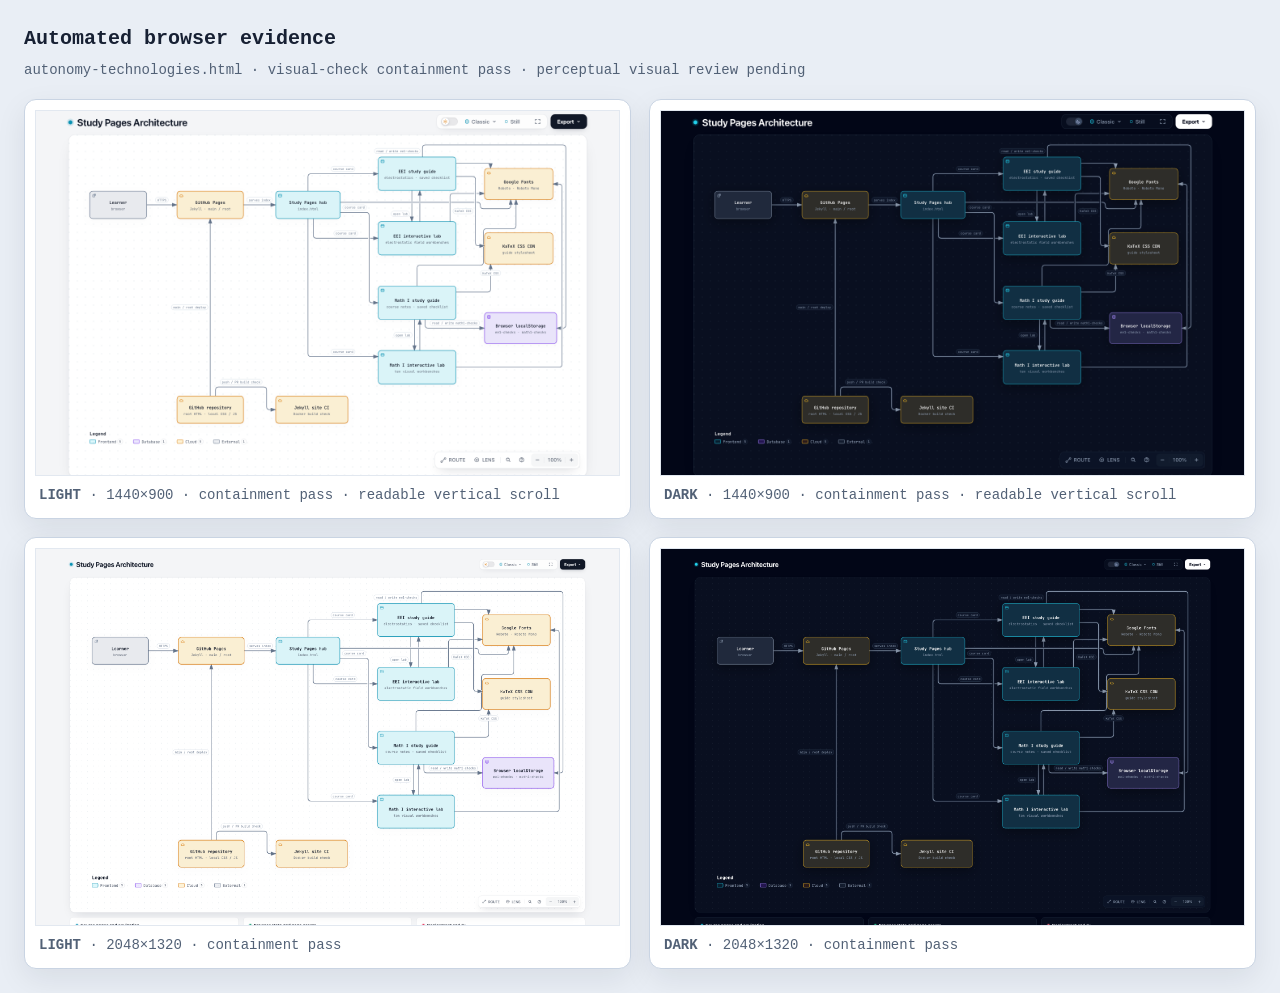
<file: .archify/architecture-autonomy-technologies-20261024-184455/review-8/autonomy-technologies.visual-check.html>
<!doctype html>
<html lang="en">
<head>
<meta charset="utf-8">
<meta name="viewport" content="width=device-width,initial-scale=1">
<title>Archify automated browser evidence · autonomy-technologies.html</title>
<style>
*{box-sizing:border-box}body{margin:0;padding:24px;background:#e9eef5;color:#172033;font:14px/1.5 ui-monospace,SFMono-Regular,Menlo,Consolas,monospace}header{max-width:1500px;margin:0 auto 18px}h1{margin:0 0 6px;font-size:20px}p{margin:0;color:#526176}.grid{max-width:1500px;margin:auto;display:grid;grid-template-columns:repeat(2,minmax(0,1fr));gap:18px}figure{margin:0;padding:10px;background:white;border:1px solid #c9d4e3;border-radius:12px;box-shadow:0 10px 30px rgba(15,23,42,.08)}img{display:block;width:100%;height:auto;border:1px solid #e2e8f0}figcaption{padding:9px 4px 2px;color:#526176}@media(max-width:900px){.grid{grid-template-columns:1fr}}
</style>
</head>
<body>
<header><h1>Automated browser evidence</h1><p>autonomy-technologies.html · visual-check containment pass · perceptual visual review pending</p></header>
<main class="grid">
      <figure>
        <img src="autonomy-technologies.visual-check.1440x900.light.png" alt="light 1440 by 900">
        <figcaption><strong>LIGHT</strong> · 1440×900 · containment pass · readable vertical scroll</figcaption>
      </figure>
      <figure>
        <img src="autonomy-technologies.visual-check.1440x900.dark.png" alt="dark 1440 by 900">
        <figcaption><strong>DARK</strong> · 1440×900 · containment pass · readable vertical scroll</figcaption>
      </figure>
      <figure>
        <img src="autonomy-technologies.visual-check.2048x1320.light.png" alt="light 2048 by 1320">
        <figcaption><strong>LIGHT</strong> · 2048×1320 · containment pass</figcaption>
      </figure>
      <figure>
        <img src="autonomy-technologies.visual-check.2048x1320.dark.png" alt="dark 2048 by 1320">
        <figcaption><strong>DARK</strong> · 2048×1320 · containment pass</figcaption>
      </figure>
</main>
</body>
</html>
</file>
<file: css/index.css>
:root {
        --fau: #04316a;
        --fau-deep: #041e42;
        --bg: #f2f5f9;
        --surface: #fff;
        --ink: #14213a;
        --muted: #4a5a72;
        --line: #d3dde6;
        --tint: #ced9e7;
        --tf: #8c9fb1;
        --tf-ink: #2f586e;
        --nat: #7bb725;
        --nat-ink: #266141;
        --f-display: "Roboto", system-ui, -apple-system, "Segoe UI", sans-serif;
        --f-body: "Roboto", system-ui, -apple-system, "Segoe UI", sans-serif;
      }
      @media (prefers-color-scheme: dark) {
        :root {
          --bg: #0a1424;
          --surface: #101d33;
          --ink: #e4eaf3;
          --muted: #9aabc2;
          --line: #24344f;
          --tint: #1c3050;
          --tf-ink: #b3c4d4;
          --nat-ink: #9fd45a;
        }
      }
      .brand {
        display: flex;
        align-items: center;
        gap: 16px;
        margin-bottom: 8px;
      }
      .brand .mark {
        flex: none;
        box-shadow: 0 0 0 2px rgba(255, 255, 255, 0.35);
        border-radius: 10px;
      }
      .brand h1 {
        margin: 0;
      }
      * {
        box-sizing: border-box;
      }
      body {
        margin: 0;
        background: var(--bg);
        color: var(--ink);
        font: 17px/1.55 var(--f-body);
      }
      header {
        background: var(--fau);
        color: #fff;
        border-bottom: 6px solid var(--fau-deep);
      }
      header .in {
        max-width: 960px;
        margin: 0 auto;
        padding: 48px 16px 40px;
      }
      h1 {
        font: 700 clamp(32px, 5vw, 48px)/1.05 var(--f-display);
        margin: 0 0 8px;
      }
      .sub {
        margin: 0;
        color: #ced9e7;
      }
      .chips {
        display: flex;
        gap: 8px;
        margin-top: 20px;
        flex-wrap: wrap;
      }
      .chip {
        font: 600 12px var(--f-display);
        letter-spacing: 0.06em;
        text-transform: uppercase;
        padding: 4px 10px;
        border-radius: 3px;
        color: #000;
      }
      .chip.tf {
        background: var(--tf);
      }
      .chip.nat {
        background: var(--nat);
      }
      .wrap {
        max-width: 960px;
        margin: 0 auto;
        padding: 12px 16px 80px;
      }
      h2 {
        display: flex;
        align-items: center;
        gap: 10px;
        font: 600 14px var(--f-display);
        letter-spacing: 0.08em;
        text-transform: uppercase;
        color: var(--muted);
        margin: 36px 0 12px;
      }
      h2::before {
        content: "";
        width: 12px;
        height: 12px;
        border-radius: 2px;
        background: var(--c);
      }
      .grid {
        display: grid;
        grid-template-columns: repeat(auto-fill, minmax(260px, 1fr));
        gap: 14px;
      }
      a.card {
        display: flex;
        flex-direction: column;
        gap: 6px;
        padding: 20px 20px 18px;
        background: var(--surface);
        border: 1px solid var(--line);
        border-top: 5px solid var(--c);
        border-radius: 6px;
        color: inherit;
        text-decoration: none;
        transition:
          transform 0.12s,
          box-shadow 0.12s;
      }
      a.card:hover {
        transform: translateY(-2px);
        box-shadow: 0 6px 18px rgba(4, 49, 106, 0.14);
      }
      a.card:focus-visible {
        outline: 3px solid var(--fau);
        outline-offset: 2px;
      }
      .tag {
        font: 600 12px var(--f-display);
        letter-spacing: 0.06em;
        text-transform: uppercase;
        color: var(--ci);
      }
      .name {
        font: 600 21px/1.2 var(--f-display);
      }
      .desc {
        font-size: 15px;
        color: var(--muted);
      }
      .tf {
        --c: var(--tf);
        --ci: var(--tf-ink);
      }
      .nat {
        --c: var(--nat);
        --ci: var(--nat-ink);
      }
</file>
<file: css/ee1-electrostatics-lab.css>
/* Layout: a single reading column of lab "benches"; each bench = explanation + live instrument + readout */
      :root {
        --bg: #f2f5f9;
        --surface: #ffffff;
        --ink: #14213a;
        --muted: #4a5a72;
        --line: #d3dde6;
        --pos: #c50f3c;
        --neg: #004a9f;
        --force: #266141;
        --field: #b06f12;
        --hl: #ced9e7;
        --accent: #04316a;
        --link: #004a9f;
        --course: #8c9fb1;
        --course-ink: #2f586e;
        --f-display: "Roboto", system-ui, -apple-system, "Segoe UI", sans-serif;
        --f-body: "Roboto", system-ui, -apple-system, "Segoe UI", sans-serif;
        --f-mono: "Roboto Mono", ui-monospace, Menlo, Consolas, monospace;
      }
      @media (prefers-color-scheme: dark) {
        :root:not([data-theme="light"]) {
          --bg: #0a1424;
          --surface: #101d33;
          --ink: #e4eaf3;
          --muted: #9aabc2;
          --line: #24344f;
          --pos: #ff6b86;
          --neg: #7fb0ff;
          --force: #46c896;
          --field: #e6a64b;
          --hl: #1c3050;
          --accent: #a9c4ec;
          --link: #8fb4ff;
          --course: #8c9fb1;
          --course-ink: #b3c4d4;
          color-scheme: dark;
        }
      }
      :root[data-theme="dark"] {
        --bg: #0a1424;
        --surface: #101d33;
        --ink: #e4eaf3;
        --muted: #9aabc2;
        --line: #24344f;
        --pos: #ff6b86;
        --neg: #7fb0ff;
        --force: #46c896;
        --field: #e6a64b;
        --hl: #1c3050;
        --accent: #a9c4ec;
        --link: #8fb4ff;
        --course: #8c9fb1;
        --course-ink: #b3c4d4;
        color-scheme: dark;
      }

      * {
        box-sizing: border-box;
      }
      body {
        background: var(--bg);
        color: var(--ink);
        font-family: var(--f-body);
        font-size: 17px;
        line-height: 1.6;
        padding-left: max(16px, env(safe-area-inset-left, 0px));
        padding-right: max(16px, env(safe-area-inset-right, 0px));
        padding-block: 32px 64px;
      }
      .wrap {
        max-width: 860px;
        margin: 0 auto;
        display: flex;
        flex-direction: column;
        gap: 40px;
      }
      h1,
      h2,
      h3 {
        font-family: var(--f-display);
        text-wrap: balance;
        line-height: 1.15;
        margin: 0;
      }
      h1 {
        font-size: clamp(30px, 5vw, 44px);
        font-weight: 700;
        letter-spacing: -0.01em;
      }
      h2 {
        font-size: 26px;
        font-weight: 600;
      }
      h3 {
        font-size: 19px;
        font-weight: 600;
      }
      p {
        margin: 0;
        max-width: 68ch;
      }
      .eyebrow {
        font-family: var(--f-mono);
        font-size: 12px;
        letter-spacing: 0.08em;
        text-transform: uppercase;
        color: var(--muted);
      }
      header {
        display: flex;
        flex-direction: column;
        gap: 12px;
      }
      header .lede {
        font-size: 19px;
        color: var(--muted);
      }
      .legend {
        display: flex;
        flex-wrap: wrap;
        gap: 8px 16px;
        font-family: var(--f-mono);
        font-size: 13px;
        color: var(--muted);
      }
      .legend span {
        display: inline-flex;
        align-items: center;
        gap: 6px;
      }
      .dot {
        width: 10px;
        height: 10px;
        border-radius: 50%;
        display: inline-block;
      }

      .tag {
        font-family: var(--f-mono);
        font-size: 11px;
        letter-spacing: 0.06em;
        text-transform: uppercase;
        padding: 2px 7px;
        border-radius: 3px;
        border: 1px solid currentColor;
        white-space: nowrap;
      }
      .tag.ax {
        color: var(--pos);
      }
      .tag.df {
        color: var(--neg);
      }
      .tag.th {
        color: var(--force);
      }

      section.bench {
        display: flex;
        flex-direction: column;
        gap: 16px;
      }
      .bench-head {
        display: flex;
        align-items: baseline;
        gap: 12px;
        flex-wrap: wrap;
      }
      .instrument {
        background: var(--surface);
        border: 1px solid var(--line);
        border-radius: 6px;
        padding: 16px;
        display: flex;
        flex-direction: column;
        gap: 14px;
      }
      canvas {
        width: 100%;
        display: block;
        touch-action: none;
        border-radius: 4px;
      }
      .controls {
        display: flex;
        flex-wrap: wrap;
        gap: 12px 24px;
        align-items: center;
      }
      .ctl {
        display: flex;
        flex-direction: column;
        gap: 2px;
        min-width: 0;
        flex: 1 1 180px;
      }
      .ctl label {
        font-family: var(--f-mono);
        font-size: 13px;
        color: var(--muted);
        display: flex;
        justify-content: space-between;
        gap: 8px;
      }
      .ctl label b {
        color: var(--ink);
        font-weight: 500;
      }
      input[type="range"] {
        width: 100%;
        accent-color: var(--force);
      }
      button {
        font-family: var(--f-mono);
        font-size: 13px;
        background: transparent;
        color: var(--ink);
        border: 1px solid var(--line);
        border-radius: 4px;
        padding: 7px 12px;
        cursor: pointer;
      }
      button:hover {
        border-color: var(--muted);
      }
      button:focus-visible,
      input:focus-visible,
      summary:focus-visible,
      .node:focus-visible {
        outline: 2px solid var(--force);
        outline-offset: 2px;
      }
      button[aria-pressed="true"] {
        background: var(--ink);
        color: var(--bg);
        border-color: var(--ink);
      }
      .readout {
        display: grid;
        grid-template-columns: repeat(auto-fit, minmax(150px, 1fr));
        gap: 8px 16px;
        font-family: var(--f-mono);
        font-size: 13px;
        font-variant-numeric: tabular-nums;
      }
      .readout div {
        display: flex;
        flex-direction: column;
        border-top: 1px solid var(--line);
        padding-top: 6px;
      }
      .readout span {
        color: var(--muted);
        font-size: 12px;
      }
      .readout b {
        font-weight: 500;
        font-size: 15px;
      }
      .note {
        font-size: 15px;
        color: var(--muted);
      }
      .formula {
        font-family: var(--f-mono);
        font-size: 15px;
        background: var(--surface);
        border-left: 3px solid var(--line);
        padding: 10px 14px;
        overflow-x: auto;
        white-space: nowrap;
      }
      sub,
      sup {
        font-size: 0.72em;
        line-height: 0;
        position: relative;
        vertical-align: baseline;
      }
      sup {
        top: -0.48em;
      }
      sub {
        bottom: -0.24em;
      }
      .vec {
        position: relative;
        display: inline-block;
        font-style: italic;
        line-height: 1;
      }
      .vec::before {
        content: "";
        position: absolute;
        left: 8%;
        right: 4%;
        top: -0.22em;
        height: 0.08em;
        min-height: 1px;
        background: currentColor;
      }
      .vec::after {
        content: "";
        position: absolute;
        right: 2%;
        top: -0.36em;
        width: 0.24em;
        height: 0.24em;
        border-top: 0.08em solid currentColor;
        border-right: 0.08em solid currentColor;
        transform: rotate(45deg);
        transform-origin: center;
      }
      .formula {
        font-family: var(--f-body) !important;
        font-size: 19px !important;
        white-space: normal !important;
        display: block;
        line-height: 2.3;
        overflow-x: auto;
        padding: 14px 16px !important;
      }
      .formula i {
        font-style: italic;
      }
      .frac {
        display: inline-flex;
        flex-direction: column;
        align-items: center;
        vertical-align: middle;
        line-height: 1.15;
        margin: 0 2px;
      }
      .frac > span {
        padding: 0 3px;
      }
      .frac > span:first-child {
        border-bottom: 1.5px solid currentColor;
        padding-bottom: 3px;
      }
      .frac > span:last-child {
        padding-top: 5px;
      }
      .fnote {
        display: block;
        font-size: 14px;
        line-height: 1.6;
        color: var(--muted);
        margin-top: 4px;
      }
      .flabel {
        font-family: var(--f-mono);
        font-size: 11px;
        letter-spacing: 0.06em;
        text-transform: uppercase;
        color: var(--muted);
        margin-right: 4px;
      }
      .fgap {
        display: inline-block;
        width: 28px;
      }
      .relbox {
        overflow-x: auto;
      }
      #relSvg {
        display: block;
        width: 100%;
        min-width: 560px;
        height: auto;
        max-width: 960px;
        margin: 0 auto;
      }
      #relSvg .edge {
        stroke: var(--field);
        stroke-width: 2.4;
        fill: none;
      }
      #relSvg .ah {
        fill: var(--field);
      }
      #relSvg .elab {
        fill: var(--field);
        font: 600 13px var(--f-mono);
      }
      #relSvg .elabbg {
        fill: var(--surface);
      }
      #relSvg rect.box {
        fill: var(--hl);
        stroke: var(--field);
        stroke-width: 2.2;
      }
      #relSvg .chosen rect.box {
        stroke: var(--ink);
        stroke-width: 3.2;
      }
      #relSvg .sym {
        fill: var(--ink);
        font: italic 600 26px var(--f-body);
      }
      #relSvg .nm {
        fill: var(--ink);
        font: 14px var(--f-body);
      }
      #relSvg .fm {
        fill: var(--muted);
        font: 13px var(--f-mono);
      }
      #relSvg .badge rect {
        fill: var(--ink);
      }
      #relSvg .badge text {
        fill: var(--bg);
        font: 700 15px var(--f-mono);
      }
      #relSvg .rowlab {
        fill: var(--muted);
        font: 11px var(--f-mono);
        letter-spacing: 0.05em;
      }
      .ctl-lab {
        font-family: var(--f-mono);
        font-size: 13px;
        color: var(--muted);
      }
      #relIn button {
        font-family: var(--f-body);
      }
      #relIn button i {
        font-style: italic;
      }
      .relkey {
        display: flex;
        flex-wrap: wrap;
        gap: 6px 18px;
        font-family: var(--f-mono);
        font-size: 12px;
        color: var(--muted);
      }
      .relkey span {
        display: inline-flex;
        align-items: center;
        gap: 6px;
      }
      .relkey .k {
        display: inline-block;
        width: 18px;
        height: 12px;
        border-radius: 2px;
        background: var(--hl);
      }
      .relkey .k.in {
        border: 3px solid var(--ink);
      }
      .relkey .k.hit {
        border: 2px solid var(--field);
      }
      .relkey .k.lane {
        background: none;
        border-top: 2.4px dashed var(--field);
        height: 0;
        border-radius: 0;
      }
      #relWhy {
        font-size: 15px;
        display: flex;
        flex-direction: column;
        gap: 6px;
      }
      #relWhy ol {
        margin: 0;
        padding-left: 22px;
        font-family: var(--f-mono);
        font-size: 13.5px;
        display: flex;
        flex-direction: column;
        gap: 2px;
      }
      .reltab td,
      .reltab th {
        text-align: center;
        white-space: nowrap;
      }
      .reltab td:first-child,
      .reltab th:first-child {
        text-align: left;
      }
      .reltab th {
        font-family: var(--f-body);
        font-size: 15px;
        color: var(--ink);
      }
      .reltab td.chg {
        background: var(--hl);
        color: var(--ink);
        font-weight: 500;
      }
      .reltab td.one {
        color: var(--muted);
      }
      .reltab tr.row {
        cursor: pointer;
      }
      .reltab tr.row:hover td:first-child {
        text-decoration: underline;
      }
      .reltab tr.cur td:first-child {
        font-weight: 600;
      }
      .reltab tr.cur td {
        border-bottom: 2px solid var(--field);
      }
      nav.toc {
        position: sticky;
        top: env(safe-area-inset-top, 0px);
        z-index: 20;
        background: var(--bg);
        display: flex;
        gap: 6px;
        overflow-x: auto;
        padding: 8px 0;
        border-bottom: 1px solid var(--line);
        scrollbar-width: thin;
      }
      body::before {
        content: "";
        position: fixed;
        inset: 0 0 auto;
        height: env(safe-area-inset-top, 0px);
        z-index: 21;
        background: var(--bg);
      }
      nav.toc a {
        font-family: var(--f-mono);
        font-size: 12px;
        white-space: nowrap;
        color: var(--ink);
        text-decoration: none;
        border: 1px solid var(--line);
        border-radius: 3px;
        padding: 4px 8px;
        background: var(--surface);
      }
      nav.toc a:hover {
        border-color: var(--muted);
      }
      section.bench {
        scroll-margin-top: 60px;
      }
      .seg {
        display: flex;
        flex-wrap: wrap;
        gap: 6px;
      }
      .facts {
        margin: 0;
        padding-left: 20px;
        display: flex;
        flex-direction: column;
        gap: 6px;
        max-width: 72ch;
      }
      .densities {
        display: grid;
        grid-template-columns: repeat(3, minmax(0, 1fr));
        gap: 12px;
      }
      @media (max-width: 640px) {
        .densities {
          grid-template-columns: 1fr;
        }
      }
      .densities figure {
        margin: 0;
        background: var(--surface);
        border: 1px solid var(--line);
        border-radius: 6px;
        padding: 10px;
        display: flex;
        flex-direction: column;
        gap: 6px;
      }
      .densities svg {
        width: 100%;
        height: auto;
      }
      .densities figcaption {
        display: flex;
        flex-direction: column;
        font-size: 14px;
        gap: 2px;
      }
      .densities figcaption span {
        font-family: var(--f-mono);
        font-size: 13px;
      }
      .densities figcaption em {
        color: var(--muted);
        font-size: 13px;
      }
      .ink-s {
        stroke: var(--ink);
      }
      .posf circle {
        fill: var(--pos);
      }
      .hl-box {
        fill: none;
        stroke: var(--field);
        stroke-width: 2;
        stroke-dasharray: 4 3;
      }
      .sheet {
        fill: var(--bg);
        stroke: var(--muted);
        stroke-width: 1.5;
      }
      .cube {
        fill: var(--bg);
        stroke: var(--muted);
        stroke-width: 1.5;
      }
      svg .lbl {
        fill: var(--field);
        font: 600 12px var(--f-mono);
      }
      .plegend {
        display: flex;
        align-items: center;
        gap: 8px;
        flex-wrap: wrap;
        font-family: var(--f-mono);
        font-size: 12px;
        color: var(--muted);
      }
      .plegend canvas {
        width: 160px;
        height: 12px;
        flex: 0 0 160px;
        border-radius: 2px;
      }
      .plegend .note {
        flex-basis: 100%;
        font-family: var(--f-mono);
        font-size: 12px;
      }
      .signtab {
        max-width: 640px;
      }
      .signtab td,
      .signtab th {
        text-align: left;
      }
      .split2 {
        display: grid;
        grid-template-columns: minmax(0, 1fr) minmax(0, 1fr);
        gap: 12px;
      }
      @media (max-width: 600px) {
        .split2 {
          grid-template-columns: 1fr;
        }
      }
      .plates-fig {
        overflow-x: auto;
        background: var(--surface);
        border: 1px solid var(--line);
        border-radius: 6px;
        padding: 10px;
      }
      .plates-fig svg {
        display: block;
        width: 100%;
        min-width: 520px;
        height: auto;
      }
      .plates-fig .rl {
        fill: var(--muted);
        font: 13px var(--f-mono);
      }
      .plates-fig .rlb {
        fill: var(--ink);
        font-weight: 600;
      }
      .plates-fig .vl {
        fill: var(--ink);
        font: 13px var(--f-mono);
      }
      .plates-fig .sheet-p {
        stroke: var(--pos);
        stroke-width: 6;
      }
      .plates-fig .sheet-n {
        stroke: var(--neg);
        stroke-width: 6;
      }
      .plates-fig .sheet-off {
        stroke: var(--line);
        stroke-width: 6;
      }
      .plates-fig .fa {
        stroke: var(--field);
        stroke-width: 2.5;
        fill: none;
      }
      .plates-fig .fa-big {
        stroke-width: 4.5;
      }
      .plates-fig .fah {
        fill: var(--field);
      }
      #netSvg {
        display: block;
        width: 100%;
        min-width: 0;
        height: auto;
      }
      #netSvg .wire {
        stroke: var(--ink);
        stroke-width: 2;
        fill: none;
      }
      #netSvg .src {
        fill: var(--surface);
        stroke: var(--ink);
        stroke-width: 2;
      }
      #netSvg .srct {
        fill: var(--ink);
        font: 600 14px var(--f-mono);
      }
      #netSvg .plate {
        stroke-width: 4;
      }
      #netSvg .plate.p {
        stroke: var(--pos);
      }
      #netSvg .plate.n {
        stroke: var(--neg);
      }
      #netSvg .nl {
        fill: var(--ink);
        font: 600 14px var(--f-mono);
      }
      #netSvg .nv {
        fill: var(--force);
        font: 13px var(--f-mono);
      }
      .geo-ctl {
        display: flex;
        flex-direction: column;
        gap: 10px;
        min-width: 0;
      }
      .geo-ctl .ctl,
      .netctl .ctl {
        flex: 0 0 auto;
      }
      input[type="range"]:disabled {
        opacity: 0.4;
      }
      #relSvg .edge.off,
      #relSvg .ah.off {
        opacity: 0.06;
      }
      #relSvg .edge.idle,
      #relSvg .ah.idle {
        opacity: 0.55;
      }
      #relSvg .edge.hov {
        opacity: 1 !important;
        stroke: var(--ink);
        stroke-width: 2.4;
      }
      #relSvg .ah.hov {
        opacity: 1 !important;
        fill: var(--ink);
      }
      .insight {
        border-left: 3px solid var(--field);
        padding: 4px 0 4px 14px;
      }
      .insight b {
        font-family: var(--f-display);
        font-weight: 600;
      }
      .analogy {
        background: var(--surface);
        border: 1px dashed var(--muted);
        border-radius: 6px;
        padding: 14px 16px;
        display: flex;
        flex-direction: column;
        gap: 10px;
      }
      .analogy .an-head {
        display: flex;
        align-items: baseline;
        gap: 10px;
        flex-wrap: wrap;
      }
      .analogy .an-head h3 {
        font-size: 18px;
      }
      .analogy .an-tag {
        font-family: var(--f-mono);
        font-size: 11px;
        letter-spacing: 0.06em;
        text-transform: uppercase;
        color: var(--field);
        border: 1px solid currentColor;
        border-radius: 3px;
        padding: 2px 7px;
      }
      .an-map {
        display: grid;
        grid-template-columns: minmax(0, 1fr) auto minmax(0, 1fr);
        gap: 4px 10px;
        font-family: var(--f-mono);
        font-size: 13px;
        align-items: baseline;
      }
      .an-map .arr {
        color: var(--muted);
      }
      .an-map .h {
        color: var(--muted);
        font-size: 11px;
        text-transform: uppercase;
        letter-spacing: 0.05em;
      }
      .an-limits {
        display: grid;
        grid-template-columns: repeat(auto-fit, minmax(220px, 1fr));
        gap: 10px 18px;
        font-size: 15px;
      }
      .an-limits p b {
        font-family: var(--f-display);
        font-weight: 600;
      }
      .an-limits .ok b {
        color: var(--force);
      }
      .an-limits .no b {
        color: var(--pos);
      }

      /* logic map */
      .map {
        display: grid;
        grid-template-columns: repeat(3, minmax(0, 1fr));
        gap: 12px;
      }
      .col {
        display: flex;
        flex-direction: column;
        gap: 8px;
        min-width: 0;
      }
      .col h3 {
        font-size: 15px;
        display: flex;
        gap: 8px;
        align-items: center;
      }
      .node {
        text-align: left;
        font-family: var(--f-body);
        font-size: 14px;
        line-height: 1.35;
        padding: 8px 10px;
        border: 1px solid var(--line);
        border-radius: 4px;
        background: var(--bg);
        color: var(--ink);
        cursor: pointer;
        transition:
          background 0.15s,
          border-color 0.15s,
          opacity 0.15s;
      }
      .node small {
        display: block;
        font-family: var(--f-mono);
        font-size: 11px;
        color: var(--muted);
      }
      .map.focus .node {
        opacity: 0.35;
      }
      .map.focus .node.sel {
        opacity: 1;
        border-color: var(--ink);
        background: var(--surface);
      }
      .map.focus .node.dep {
        opacity: 1;
        background: var(--hl);
        border-color: var(--field);
      }
      .why {
        font-size: 15px;
        min-height: 3.2em;
      }
      @media (max-width: 640px) {
        .map {
          grid-template-columns: 1fr;
        }
      }

      table {
        border-collapse: collapse;
        font-family: var(--f-mono);
        font-size: 13px;
        font-variant-numeric: tabular-nums;
        width: 100%;
      }
      th,
      td {
        text-align: right;
        padding: 6px 8px;
        border-bottom: 1px solid var(--line);
      }
      th {
        color: var(--muted);
        font-weight: 400;
      }
      th:first-child,
      td:first-child {
        text-align: left;
      }
      tr.cur td {
        background: var(--hl);
      }
      .tablebox {
        overflow-x: auto;
      }

      details {
        border: 1px solid var(--line);
        border-radius: 6px;
        background: var(--surface);
        padding: 12px 16px;
      }
      details + details {
        margin-top: 10px;
      }
      summary {
        cursor: pointer;
        font-family: var(--f-display);
        font-weight: 600;
        font-size: 17px;
      }
      details .ans {
        margin-top: 10px;
        display: flex;
        flex-direction: column;
        gap: 10px;
      }
      .split {
        display: grid;
        grid-template-columns: minmax(0, 1.4fr) minmax(0, 1fr);
        gap: 16px;
        align-items: start;
      }
      @media (max-width: 700px) {
        .split {
          grid-template-columns: 1fr;
        }
      }
      @media (prefers-reduced-motion: reduce) {
        * {
          transition: none !important;
        }
      }

      /* site format: FAU accents, site bar, back link */
      body {
        border-top: 5px solid var(--accent);
      }
      h2 {
        color: var(--accent);
      }
      a {
        color: var(--link);
      }
      header .eyebrow {
        color: var(--course-ink);
        display: flex;
        align-items: center;
        gap: 8px;
      }
      header .eyebrow::before {
        content: "";
        width: 10px;
        height: 10px;
        border-radius: 2px;
        background: var(--course);
      }
      .sitebar {
        display: flex;
        align-items: center;
        justify-content: space-between;
        gap: 12px;
        flex-wrap: wrap;
        font-family: var(--f-display);
      }
      .sitebar a.brand {
        display: flex;
        align-items: center;
        gap: 10px;
        text-decoration: none;
        color: var(--accent);
        font-weight: 700;
        font-size: 19px;
      }
      .sitebar a.brand .mark {
        flex: none;
      }
      .sitebar a.home {
        color: var(--muted);
        text-decoration: none;
        font-size: 15px;
      }
      .sitebar a.home:hover {
        color: var(--link);
      }
      .sitebar a.home.alt {
        margin-left: 18px;
      }
      [hidden]:not([hidden="until-found" i]) {
        display: none !important;
      }
</file>
<file: css/math1-lab.css>
/* Colour and font tokens. Keep these names; the website swaps in the FAU palette and Roboto. */
      :root {
        --bg: #f2f5f9;
        --surface: #ffffff;
        --ink: #14213a;
        --muted: #4a5a72;
        --line: #d3dde6;
        --hl: #ced9e7;
        --pos: #c50f3c;
        --neg: #004a9f;
        --force: #266141;
        --field: #b06f12;
        --f-display: "Roboto", system-ui, -apple-system, "Segoe UI", sans-serif;
        --f-body: "Roboto", system-ui, -apple-system, "Segoe UI", sans-serif;
        --f-mono: "Roboto Mono", ui-monospace, Menlo, Consolas, monospace;
        --accent: #04316a;
        --link: #004a9f;
        --course: #7bb725;
        --course-ink: #266141;
      }
      @media (prefers-color-scheme: dark) {
        :root:not([data-theme="light"]) {
          --bg: #0a1424;
          --surface: #101d33;
          --ink: #e4eaf3;
          --muted: #9aabc2;
          --line: #24344f;
          --hl: #1c3050;
          --pos: #ff6b86;
          --neg: #7fb0ff;
          --force: #46c896;
          --field: #e6a64b;
          color-scheme: dark;
          --accent: #a9c4ec;
          --link: #8fb4ff;
          --course-ink: #9fd45a;
        }
      }
      :root[data-theme="dark"] {
        --bg: #0a1424;
        --surface: #101d33;
        --ink: #e4eaf3;
        --muted: #9aabc2;
        --line: #24344f;
        --hl: #1c3050;
        --pos: #ff6b86;
        --neg: #7fb0ff;
        --force: #46c896;
        --field: #e6a64b;
        color-scheme: dark;
        --accent: #a9c4ec;
        --link: #8fb4ff;
        --course-ink: #9fd45a;
      }

      * {
        box-sizing: border-box;
      }
      body {
        background: var(--bg);
        color: var(--ink);
        font-family: var(--f-body);
        font-size: 17px;
        line-height: 1.6;
        padding: 32px 16px 64px;
      }
      .wrap {
        max-width: 860px;
        margin: 0 auto;
        display: flex;
        flex-direction: column;
        gap: 40px;
      }
      h1,
      h2,
      h3 {
        font-family: var(--f-display);
        line-height: 1.15;
        margin: 0;
      }
      h1 {
        font-size: clamp(30px, 5vw, 44px);
      }
      h2 {
        font-size: 26px;
      }
      h3 {
        font-size: 18px;
      }
      p {
        margin: 0;
        max-width: 68ch;
      }
      .eyebrow {
        font-family: var(--f-mono);
        font-size: 12px;
        letter-spacing: 0.08em;
        text-transform: uppercase;
        color: var(--muted);
      }
      header {
        display: flex;
        flex-direction: column;
        gap: 12px;
      }
      header .lede {
        font-size: 19px;
        color: var(--muted);
      }
      nav.toc {
        position: sticky;
        top: 0;
        z-index: 20;
        background: var(--bg);
        display: flex;
        gap: 6px;
        overflow-x: auto;
        padding: 8px 0;
        border-bottom: 1px solid var(--line);
      }
      nav.toc a {
        font-family: var(--f-mono);
        font-size: 12px;
        white-space: nowrap;
        color: var(--ink);
        text-decoration: none;
        border: 1px solid var(--line);
        border-radius: 3px;
        padding: 4px 8px;
        background: var(--surface);
      }
      nav.toc a:hover {
        border-color: var(--muted);
      }
      section.bench {
        display: flex;
        flex-direction: column;
        gap: 16px;
        scroll-margin-top: 60px;
      }
      .bench-head {
        display: flex;
        flex-direction: column;
        gap: 6px;
      }
      .instrument {
        background: var(--surface);
        border: 1px solid var(--line);
        border-radius: 6px;
        padding: 16px;
        display: flex;
        flex-direction: column;
        gap: 14px;
        min-width: 0;
      }
      canvas {
        width: 100%;
        display: block;
        touch-action: none;
        border-radius: 4px;
      }
      canvas.tap {
        touch-action: manipulation;
      }
      .controls {
        display: flex;
        flex-wrap: wrap;
        gap: 12px 24px;
        align-items: flex-end;
      }
      .ctl {
        display: flex;
        flex-direction: column;
        gap: 2px;
        min-width: 0;
        flex: 1 1 160px;
      }
      .ctl label {
        font-family: var(--f-mono);
        font-size: 13px;
        color: var(--muted);
        display: flex;
        justify-content: space-between;
        gap: 8px;
      }
      .ctl label b {
        color: var(--ink);
        font-weight: 500;
      }
      input[type="range"] {
        width: 100%;
        accent-color: var(--force);
      }
      input[type="range"]:disabled {
        opacity: 0.4;
      }
      select {
        font-family: var(--f-mono);
        font-size: 13px;
        background: var(--surface);
        color: var(--ink);
        border: 1px solid var(--line);
        border-radius: 4px;
        padding: 6px 8px;
        width: 100%;
        max-width: 100%;
      }
      button {
        font-family: var(--f-mono);
        font-size: 13px;
        background: transparent;
        color: var(--ink);
        border: 1px solid var(--line);
        border-radius: 4px;
        padding: 7px 12px;
        cursor: pointer;
      }
      button:hover {
        border-color: var(--muted);
      }
      button[aria-pressed="true"] {
        background: var(--ink);
        color: var(--bg);
        border-color: var(--ink);
      }
      button:disabled {
        opacity: 0.45;
        cursor: not-allowed;
      }
      button:focus-visible,
      input:focus-visible,
      select:focus-visible,
      summary:focus-visible {
        outline: 2px solid var(--force);
        outline-offset: 2px;
      }
      .seg {
        display: flex;
        flex-wrap: wrap;
        gap: 6px;
      }
      .readout {
        display: grid;
        grid-template-columns: repeat(auto-fit, minmax(160px, 1fr));
        gap: 8px 16px;
        font-family: var(--f-mono);
        font-size: 13px;
        font-variant-numeric: tabular-nums;
      }
      .readout div {
        display: flex;
        flex-direction: column;
        border-top: 1px solid var(--line);
        padding-top: 6px;
        min-width: 0;
      }
      .readout span {
        color: var(--muted);
        font-size: 12px;
      }
      .readout b {
        font-weight: 500;
        font-size: 15px;
        overflow-wrap: anywhere;
      }
      .readout .wide {
        grid-column: 1/-1;
      }
      .note {
        font-size: 15px;
        color: var(--muted);
      }
      .formula {
        font-family: var(--f-body);
        font-size: 19px;
        background: var(--surface);
        border-left: 3px solid var(--field);
        padding: 12px 16px;
        overflow-x: auto;
      }
      .formula .fnote {
        display: block;
        font-size: 14px;
        color: var(--muted);
        margin-top: 4px;
      }
      .verdict {
        font-family: var(--f-display);
        font-weight: 600;
        font-size: 17px;
      }
      .insight {
        border-left: 3px solid var(--field);
        padding: 4px 0 4px 14px;
      }
      .insight b {
        font-family: var(--f-display);
      }
      .facts {
        margin: 0;
        padding-left: 20px;
        display: flex;
        flex-direction: column;
        gap: 6px;
        max-width: 72ch;
      }
      sub,
      sup {
        font-size: 0.72em;
        line-height: 0;
        position: relative;
        vertical-align: baseline;
      }
      sup {
        top: -0.48em;
      }
      sub {
        bottom: -0.24em;
      }
      .tablebox {
        overflow-x: auto;
        max-width: 100%;
      }
      table {
        border-collapse: collapse;
        font-family: var(--f-mono);
        font-size: 13px;
        font-variant-numeric: tabular-nums;
        width: 100%;
      }
      th,
      td {
        text-align: center;
        padding: 6px 8px;
        border-bottom: 1px solid var(--line);
      }
      th {
        color: var(--muted);
        font-weight: 400;
      }
      th .tsub {
        display: block;
        color: var(--ink);
        font-size: 12px;
        white-space: nowrap;
      }
      tr.cur td {
        background: var(--hl);
      }
      td.diff {
        color: var(--pos);
        font-weight: 600;
      }
      td.left,
      th.left {
        text-align: left;
      }
      table.mat {
        width: auto;
        margin: 0 auto;
      }
      table.mat td,
      table.mat th {
        border: none;
        padding: 4px 10px;
        min-width: 2.6em;
      }
      table.mat td.rhs,
      table.mat th.rhs {
        border-left: 2px solid var(--ink);
      }
      table.mat td.piv {
        background: var(--hl);
        font-weight: 600;
      }
      table.mat tr.chg td {
        color: var(--force);
        font-weight: 600;
      }
      table.mat tr.bad td {
        color: var(--pos);
        font-weight: 600;
      }
      table.mat.br {
        border-left: 2px solid var(--ink);
        border-right: 2px solid var(--ink);
      }
      .mats {
        display: flex;
        flex-wrap: wrap;
        gap: 10px;
        align-items: center;
        justify-content: center;
        font-family: var(--f-mono);
        font-size: 14px;
      }
      .mats table.mat {
        margin: 0;
      }
      .step {
        font-size: 15px;
        min-height: 3.2em;
      }
      .stepbar {
        display: flex;
        flex-wrap: wrap;
        gap: 8px;
        align-items: center;
      }
      .stepbar .count {
        font-family: var(--f-mono);
        font-size: 13px;
        color: var(--muted);
      }
      .dom {
        display: flex;
        flex-wrap: wrap;
        gap: 4px;
      }
      .dom span {
        min-width: 28px;
        text-align: center;
        border: 1px solid var(--line);
        border-radius: 3px;
        font-family: var(--f-mono);
        font-size: 12px;
        padding: 3px 2px;
      }
      .dom span.ok {
        background: var(--hl);
        border-color: var(--force);
      }
      .dom span.no {
        border-color: var(--pos);
        color: var(--pos);
      }
      details {
        border: 1px solid var(--line);
        border-radius: 6px;
        background: var(--surface);
        padding: 12px 16px;
      }
      details + details {
        margin-top: 10px;
      }
      summary {
        cursor: pointer;
        font-family: var(--f-display);
        font-weight: 600;
        font-size: 17px;
      }
      details .ans {
        margin-top: 10px;
        display: flex;
        flex-direction: column;
        gap: 8px;
      }
      @media (prefers-reduced-motion: reduce) {
        * {
          transition: none !important;
        }
      }

      /* site format: FAU accents, site bar, back links */
      body {
        border-top: 5px solid var(--accent);
      }
      h2 {
        color: var(--accent);
      }
      a {
        color: var(--link);
      }
      header .eyebrow {
        color: var(--course-ink);
        display: flex;
        align-items: center;
        gap: 8px;
      }
      header .eyebrow::before {
        content: "";
        width: 10px;
        height: 10px;
        border-radius: 2px;
        background: var(--course);
        flex: none;
      }
      .sitebar {
        display: flex;
        align-items: center;
        justify-content: space-between;
        gap: 12px;
        flex-wrap: wrap;
        font-family: var(--f-display);
      }
      .sitebar a.brand {
        display: flex;
        align-items: center;
        gap: 10px;
        text-decoration: none;
        color: var(--accent);
        font-weight: 700;
        font-size: 19px;
      }
      .sitebar a.brand .mark {
        flex: none;
      }
      .sitebar a.home {
        color: var(--muted);
        text-decoration: none;
        font-size: 15px;
      }
      .sitebar a.home:hover {
        color: var(--link);
      }
      .sitebar a.home.alt {
        margin-left: 18px;
      }
      [hidden]:not([hidden="until-found" i]) {
        display: none !important;
      }
</file>
